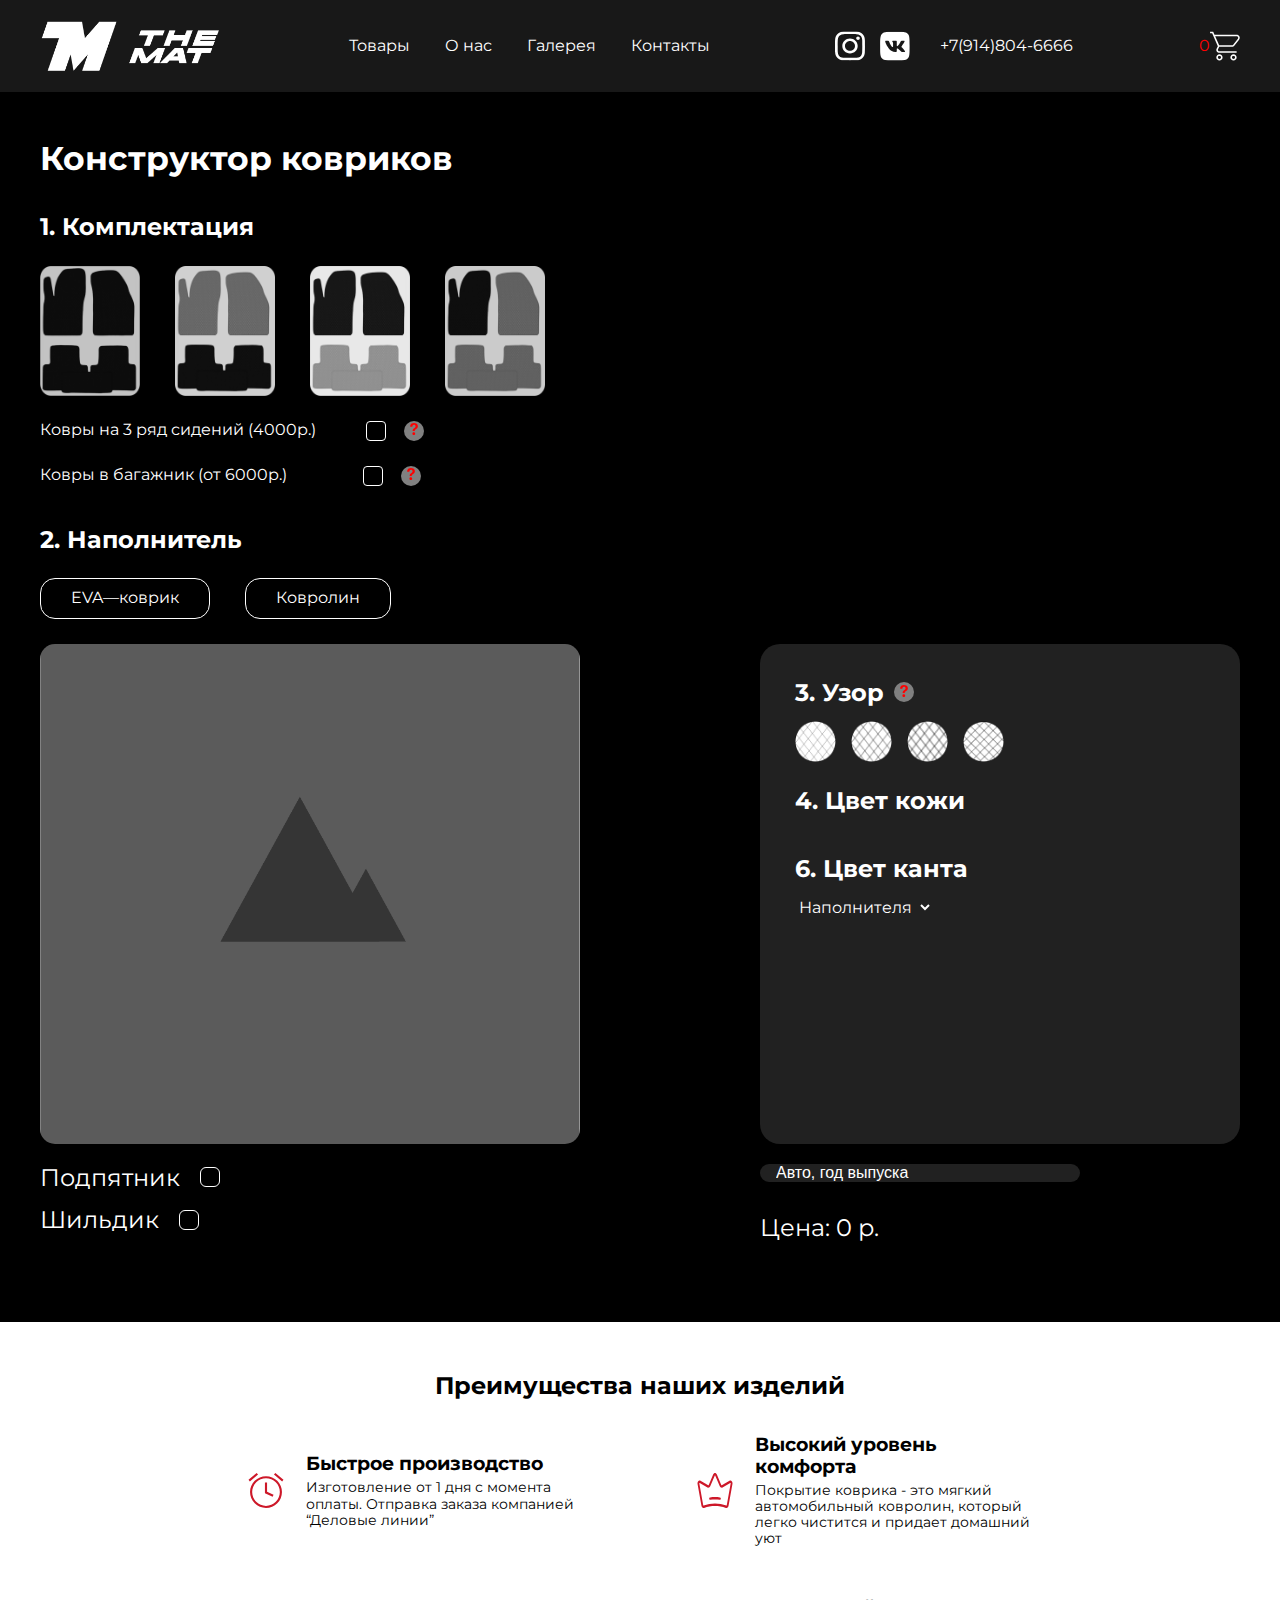
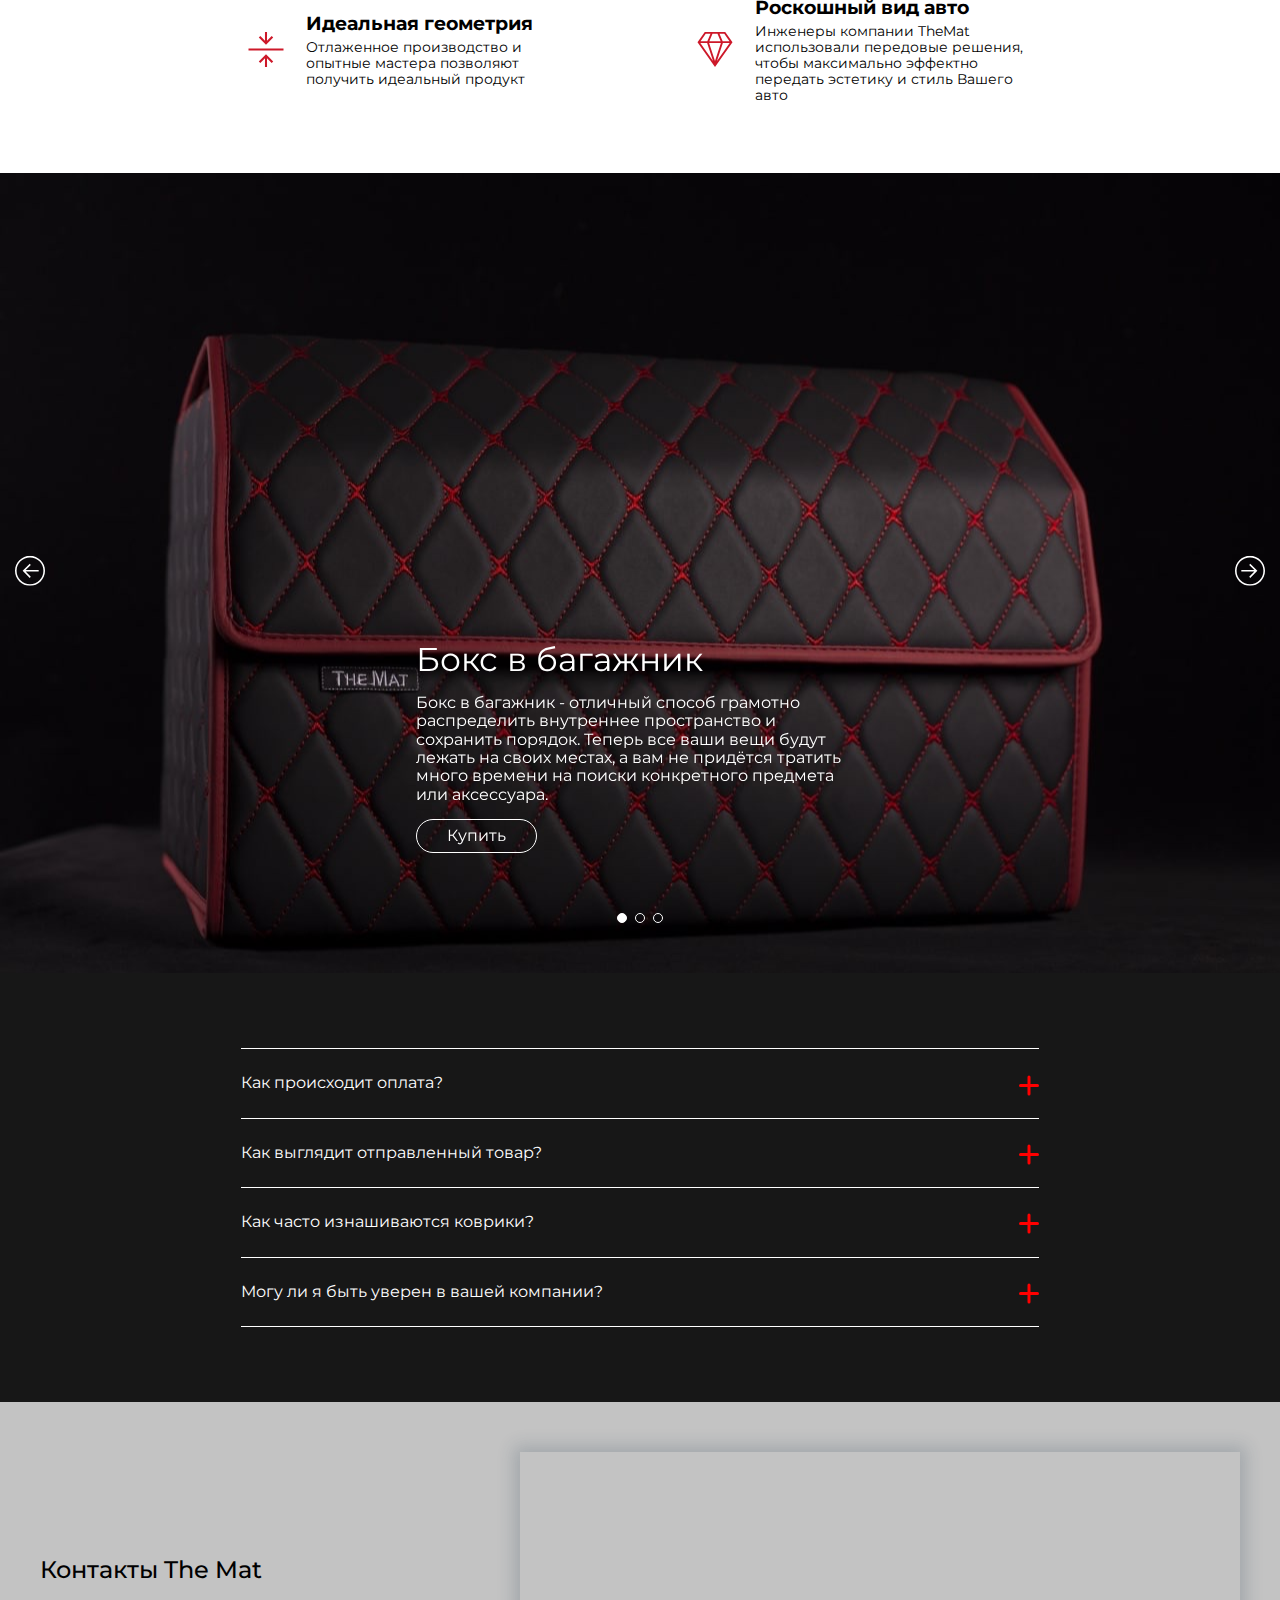
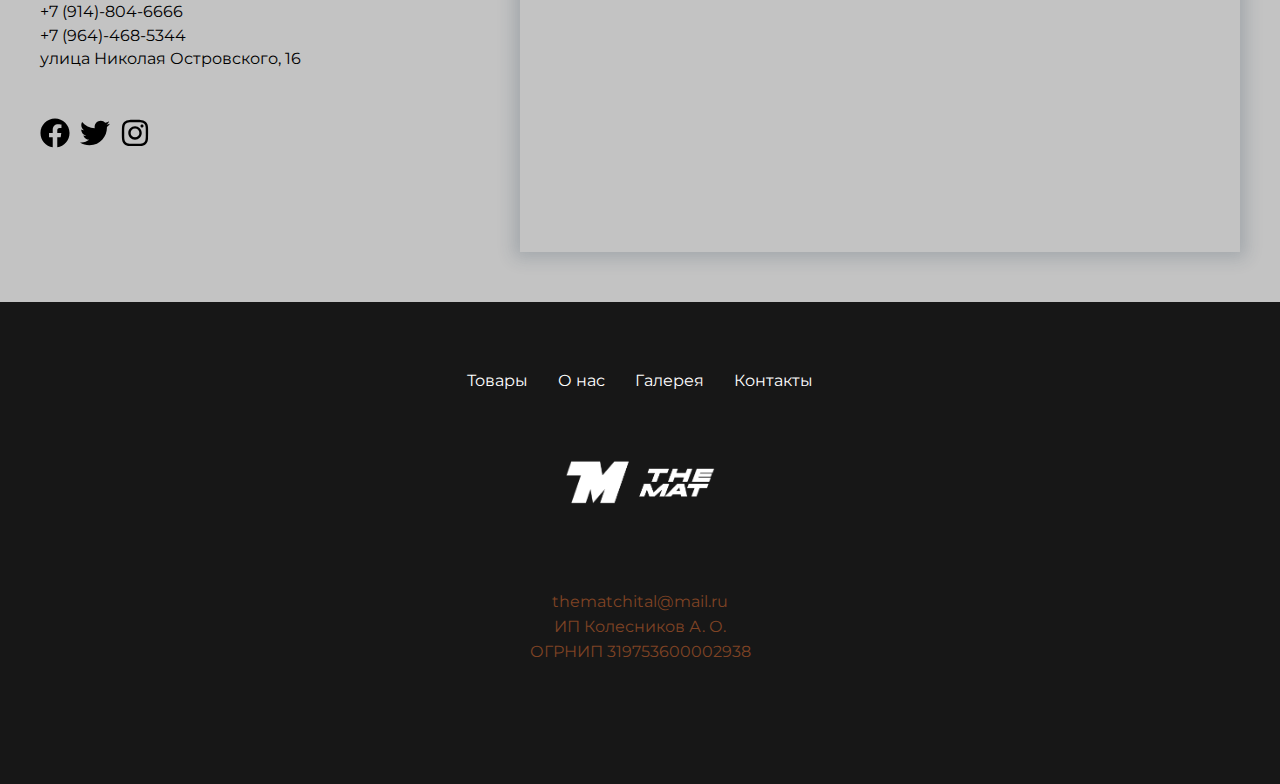
<file: index.html>
<!doctype html>
<html lang="ru">
<head>
    <meta charset="UTF-8">
    <meta name="viewport" content="width=device-width, initial-scale=1.0">
    <title>The Mat</title>
    <link rel="stylesheet" href="./style/style.css">
    <script src="./script/burger.js" defer></script>
    <script src="./script/libs/swiper-bundle.min.js" defer></script>
    <script src="./script/script.js" defer></script>
    <script src="./script/main-cart.js" defer></script>
</head>
<body>
<header class="header">
    <div class="container">
        <div class="header__inner">
            <a href="#" class="logo header__logo">
                <img src="./img/logo.png" alt="logo">
            </a>
            <div class="header__wr">
                <a href="#" class="logo logo_mob header__logo">
                    <img src="./img/logo.png" alt="logo">
                </a>
                <nav class="header-nav">
                    <ul class="header-nav__list">
                        <li>
                            <a href="#" class="header__link header__link_open-menu">Товары</a>
                            <ul class="header-nav__menu">
                                <li>
                                    <a href="#" class="header__link">
                                        3D коврики
                                    </a>
                                </li>
                                <li>
                                    <a href="#" class="header__link">
                                        Боксы в багажник
                                    </a>
                                </li>
                                <li>
                                    <a href="#" class="header__link">
                                        Подушки
                                    </a>
                                </li>
                                <li>
                                    <a href="#" class="header__link">
                                        Накидки на сиденья
                                    </a>
                                </li>
                            </ul>
                        </li>
                        <li><a href="#" class="header__link">О нас</a></li>
                        <li><a href="#" class="header__link">Галерея</a></li>
                        <li><a href="#" class="header__link">Контакты</a></li>
                    </ul>
                </nav>
                <div class="header-contacts">
                    <span class="header-contacts__info">
                        лучшее качество 3D ковриков в авто по адекватной цене
                    </span>
                    <div class="header-social">
                        <a href="#" class="header-social__link">
                            <svg width="100" height="97" viewBox="0 0 100 97" fill="none" xmlns="http://www.w3.org/2000/svg">
                                <g clip-path="url(#clip0_12_1254)">
                                    <path d="M49.9868 8.70632C63.3426 8.70632 64.9242 8.76298 70.1767 8.9896C75.0583 9.19735 77.6943 9.99055 79.4516 10.6516C81.7752 11.5203 83.4545 12.5779 85.1923 14.2587C86.9496 15.9584 88.0236 17.5637 88.9218 19.8111C89.6052 21.5108 90.4253 24.0793 90.6401 28.7818C90.8744 33.881 90.933 35.4107 90.933 48.3097C90.933 61.2275 90.8744 62.7573 90.6401 67.8375C90.4253 72.559 89.6052 75.1085 88.9218 76.8083C88.0236 79.0557 86.9301 80.6798 85.1923 82.3607C83.4349 84.0604 81.7752 85.0991 79.4516 85.9678C77.6943 86.6288 75.0387 87.422 70.1767 87.6298C64.9047 87.8564 63.3231 87.9131 49.9868 87.9131C36.6309 87.9131 35.0493 87.8564 29.7968 87.6298C24.9153 87.422 22.2793 86.6288 20.5219 85.9678C18.1983 85.0991 16.5191 84.0415 14.7812 82.3607C13.0239 80.6609 11.95 79.0557 11.0518 76.8083C10.3683 75.1085 9.54825 72.5401 9.33347 67.8375C9.09915 62.7384 9.04058 61.2086 9.04058 48.3097C9.04058 35.3919 9.09915 33.8621 9.33347 28.7818C9.54825 24.0604 10.3683 21.5108 11.0518 19.8111C11.95 17.5637 13.0434 15.9396 14.7812 14.2587C16.5386 12.559 18.1983 11.5203 20.5219 10.6516C22.2793 9.99055 24.9348 9.19735 29.7968 8.9896C35.0493 8.76298 36.6309 8.70632 49.9868 8.70632ZM49.9868 0C36.4161 0 34.7174 0.0566572 29.3868 0.283286C24.0757 0.509915 20.4243 1.34089 17.2611 2.53069C13.9611 3.77715 11.1689 5.4202 8.39622 8.12086C5.60399 10.8026 3.90522 13.5033 2.61649 16.6761C1.38635 19.7545 0.527204 23.2672 0.292891 28.4041C0.0585782 33.5788 0 35.2219 0 48.3475C0 61.473 0.0585782 63.1161 0.292891 68.2719C0.527204 73.4088 1.38635 76.9405 2.61649 79.9999C3.90522 83.1916 5.60399 85.8923 8.39622 88.5741C11.1689 91.2558 13.9612 92.9178 17.2415 94.1453C20.4243 95.3351 24.0561 96.1661 29.3672 96.3927C34.6978 96.6194 36.3966 96.676 49.9672 96.676C63.5379 96.676 65.2366 96.6194 70.5673 96.3927C75.8784 96.1661 79.5297 95.3351 82.693 94.1453C85.9733 92.9178 88.7656 91.2558 91.5383 88.5741C94.311 85.8923 96.0293 83.1916 97.2985 80.0188C98.5286 76.9405 99.3878 73.4277 99.6221 68.2908C99.8564 63.135 99.915 61.4919 99.915 48.3663C99.915 35.2408 99.8564 33.5977 99.6221 28.4419C99.3878 23.305 98.5286 19.7734 97.2985 16.7139C96.0683 13.5033 94.3696 10.8026 91.5773 8.12086C88.8046 5.43909 86.0124 3.77715 82.732 2.54957C79.5493 1.35977 75.9174 0.5288 70.6063 0.302172C65.2562 0.0566572 63.5574 0 49.9868 0Z" fill="white"/>
                                    <path d="M49.9869 23.5137C35.8109 23.5137 24.3101 34.6374 24.3101 48.3484C24.3101 62.0594 35.8109 73.1831 49.9869 73.1831C64.1628 73.1831 75.6637 62.0594 75.6637 48.3484C75.6637 34.6374 64.1628 23.5137 49.9869 23.5137ZM49.9869 64.4579C40.7901 64.4579 33.3311 57.2436 33.3311 48.3484C33.3311 39.4532 40.7901 32.2389 49.9869 32.2389C59.1836 32.2389 66.6426 39.4532 66.6426 48.3484C66.6426 57.2436 59.1836 64.4579 49.9869 64.4579Z" fill="white"/>
                                    <path d="M82.6736 22.5303C82.6736 25.7409 79.979 28.3283 76.6791 28.3283C73.3596 28.3283 70.6846 25.722 70.6846 22.5303C70.6846 19.3198 73.3792 16.7324 76.6791 16.7324C79.979 16.7324 82.6736 19.3387 82.6736 22.5303Z" fill="white"/>
                                </g>
                                <defs>
                                    <clipPath id="clip0_12_1254">
                                        <rect width="99.9735" height="96.6949" fill="white"/>
                                    </clipPath>
                                </defs>
                            </svg>
                        </a>
                        <a href="#" class="header-social__link">
                            <svg width="101" height="98" viewBox="0 0 101 98" fill="none" xmlns="http://www.w3.org/2000/svg">
                                <g clip-path="url(#clip0_12_1255)">
                                    <path fill-rule="evenodd" clip-rule="evenodd" d="M7.26383 7.59921C0.249023 14.384 0.249023 25.3073 0.249023 47.1474V51.1764C0.249023 73.0133 0.249023 83.9399 7.26383 90.7246C14.2786 97.5094 25.5723 97.5094 48.153 97.5094H52.3186C74.8959 97.5094 86.1929 97.5094 93.2078 90.7246C100.223 83.9399 100.223 73.0165 100.223 51.1764V47.1474C100.223 25.3105 100.223 14.384 93.2078 7.59921C86.1929 0.814453 74.8993 0.814453 52.3186 0.814453H48.153C25.5757 0.814453 14.2786 0.814453 7.26383 7.59921ZM20.0371 31.0316H27.3251C29.188 31.0316 29.8878 31.8213 30.5876 33.7745C34.1533 43.8179 40.1651 52.5978 42.6344 52.5978C43.5642 52.5978 43.9874 52.1852 43.9874 49.9065V39.5247C43.8205 36.5693 42.7529 35.2908 41.9623 34.344C41.4741 33.7594 41.0915 33.3012 41.0915 32.6529C41.0915 31.8632 41.788 31.0316 42.9443 31.0316H54.4013C55.9476 31.0316 56.4841 31.831 56.4841 33.623V47.5922C56.4841 49.0846 57.1539 49.6099 57.6171 49.6099C58.5436 49.6099 59.3167 49.0846 61.0162 47.4407C66.2682 41.7648 69.9739 33.0268 69.9739 33.0268C70.4371 31.9792 71.2935 31.0316 73.1464 31.0316H80.4344C82.6405 31.0316 83.1071 32.1307 82.6405 33.623C81.7141 37.7326 72.8331 49.8323 72.8331 49.8323C72.06 51.0281 71.7501 51.6244 72.8331 52.9685C73.2153 53.4863 74.0307 54.2594 74.963 55.1432C75.9166 56.0472 76.9924 57.067 77.8518 58.0482C80.9843 61.4551 83.3437 64.3301 84.0001 66.3091C84.6033 68.2978 83.5603 69.3067 81.4775 69.3067H74.1861C72.234 69.3067 71.2519 68.2493 69.1279 65.9627C68.2278 64.9936 67.1226 63.8038 65.6517 62.3801C61.3228 58.3479 59.4733 57.8258 58.3903 57.8258C56.924 57.8258 56.4841 58.2287 56.4841 60.2432V66.567C56.4841 68.2978 55.9109 69.3067 51.2755 69.3067C43.5542 69.3067 35.0664 64.7717 29.0447 56.4044C20.0071 44.1563 17.5377 34.893 17.5377 33.0268C17.5377 31.9792 17.9543 31.0316 20.0371 31.0316Z" fill="white"/>
                                </g>
                                <defs>
                                    <clipPath id="clip0_12_1255">
                                        <rect width="99.9735" height="96.6949" fill="white" transform="translate(0.249023 0.814453)"/>
                                    </clipPath>
                                </defs>
                            </svg>
                        </a>
                    </div>
                    <a href="tel:+79148046666" class="header__link header__phone">+7(914)804-6666</a>
                </div>
                <button class="header__close">
                    <svg width="24" height="24" viewBox="0 0 24 24" xmlns="http://www.w3.org/2000/svg">
                        <path d="M13.4099 11.9999L19.7099 5.70994C19.8982 5.52164 20.004 5.26624 20.004 4.99994C20.004 4.73364 19.8982 4.47825 19.7099 4.28994C19.5216 4.10164 19.2662 3.99585 18.9999 3.99585C18.7336 3.99585 18.4782 4.10164 18.2899 4.28994L11.9999 10.5899L5.70994 4.28994C5.52164 4.10164 5.26624 3.99585 4.99994 3.99585C4.73364 3.99585 4.47824 4.10164 4.28994 4.28994C4.10164 4.47825 3.99585 4.73364 3.99585 4.99994C3.99585 5.26624 4.10164 5.52164 4.28994 5.70994L10.5899 11.9999L4.28994 18.2899C4.19621 18.3829 4.12182 18.4935 4.07105 18.6154C4.02028 18.7372 3.99414 18.8679 3.99414 18.9999C3.99414 19.132 4.02028 19.2627 4.07105 19.3845C4.12182 19.5064 4.19621 19.617 4.28994 19.7099C4.3829 19.8037 4.4935 19.8781 4.61536 19.9288C4.73722 19.9796 4.86793 20.0057 4.99994 20.0057C5.13195 20.0057 5.26266 19.9796 5.38452 19.9288C5.50638 19.8781 5.61698 19.8037 5.70994 19.7099L11.9999 13.4099L18.2899 19.7099C18.3829 19.8037 18.4935 19.8781 18.6154 19.9288C18.7372 19.9796 18.8679 20.0057 18.9999 20.0057C19.132 20.0057 19.2627 19.9796 19.3845 19.9288C19.5064 19.8781 19.617 19.8037 19.7099 19.7099C19.8037 19.617 19.8781 19.5064 19.9288 19.3845C19.9796 19.2627 20.0057 19.132 20.0057 18.9999C20.0057 18.8679 19.9796 18.7372 19.9288 18.6154C19.8781 18.4935 19.8037 18.3829 19.7099 18.2899L13.4099 11.9999Z" fill="#fff"></path>
                    </svg>
                </button>
            </div>
            <span class="cart-icon">0</span>

            <button class="header__cart">
                <svg width="80" height="78" viewBox="0 0 80 78" fill="none" xmlns="http://www.w3.org/2000/svg">
                    <path d="M62.6768 61.3328C64.8864 61.3328 67.0054 62.1817 68.5678 63.6929C70.1302 65.204 71.0079 67.2536 71.0079 69.3907C71.0079 71.5278 70.1302 73.5773 68.5678 75.0885C67.0054 76.5996 64.8864 77.4486 62.6768 77.4486C60.4673 77.4486 58.3482 76.5996 56.7858 75.0885C55.2234 73.5773 54.3457 71.5278 54.3457 69.3907C54.3457 67.2536 55.2234 65.204 56.7858 63.6929C58.3482 62.1817 60.4673 61.3328 62.6768 61.3328ZM62.6768 65.3617C61.572 65.3617 60.5125 65.7862 59.7313 66.5418C58.9501 67.2973 58.5113 68.3221 58.5113 69.3907C58.5113 70.4592 58.9501 71.484 59.7313 72.2396C60.5125 72.9952 61.572 73.4196 62.6768 73.4196C63.7816 73.4196 64.8411 72.9952 65.6223 72.2396C66.4035 71.484 66.8424 70.4592 66.8424 69.3907C66.8424 68.3221 66.4035 67.2973 65.6223 66.5418C64.8411 65.7862 63.7816 65.3617 62.6768 65.3617ZM25.1867 61.3328C27.3963 61.3328 29.5154 62.1817 31.0777 63.6929C32.6401 65.204 33.5179 67.2536 33.5179 69.3907C33.5179 71.5278 32.6401 73.5773 31.0777 75.0885C29.5154 76.5996 27.3963 77.4486 25.1867 77.4486C22.9772 77.4486 20.8581 76.5996 19.2957 75.0885C17.7334 73.5773 16.8556 71.5278 16.8556 69.3907C16.8556 67.2536 17.7334 65.204 19.2957 63.6929C20.8581 62.1817 22.9772 61.3328 25.1867 61.3328ZM25.1867 65.3617C24.082 65.3617 23.0224 65.7862 22.2412 66.5418C21.4601 67.2973 21.0212 68.3221 21.0212 69.3907C21.0212 70.4592 21.4601 71.484 22.2412 72.2396C23.0224 72.9952 24.082 73.4196 25.1867 73.4196C26.2915 73.4196 27.351 72.9952 28.1322 72.2396C28.9134 71.484 29.3523 70.4592 29.3523 69.3907C29.3523 68.3221 28.9134 67.2973 28.1322 66.5418C27.351 65.7862 26.2915 65.3617 25.1867 65.3617ZM71.0079 12.9853H13.8272L24.4369 37.159H58.5113C59.159 37.16 59.7979 37.014 60.3767 36.7327C60.9555 36.4514 61.4579 36.0427 61.8437 35.5394L74.3404 19.4236H74.3446C74.8065 18.8247 75.0872 18.1134 75.1553 17.3691C75.2233 16.6248 75.076 15.8768 74.7298 15.2088C74.3836 14.5409 73.8522 13.9792 73.195 13.5865C72.5377 13.1938 71.7805 12.9857 71.0079 12.9853ZM58.5113 41.188H24.6286L21.4377 47.4732L21.0212 49.2459C21.0212 50.3144 21.4601 51.3392 22.2412 52.0948C23.0224 52.8504 24.082 53.2749 25.1867 53.2749H71.0079V57.3038H25.1867C23.7362 57.3045 22.3105 56.9388 21.0509 56.243C19.7913 55.5472 18.7413 54.5453 18.0049 53.3365C17.2685 52.1277 16.8712 50.7539 16.8523 49.351C16.8333 47.9481 17.1935 46.5648 17.897 45.3378L20.8962 39.3991L5.76688 4.92739H0.193359V0.898438H8.52449L12.0611 8.95635H71.0079C72.582 8.95649 74.1238 9.38794 75.4548 10.2007C76.7858 11.0135 77.8515 12.1743 78.5284 13.5488C79.2054 14.9232 79.4659 16.455 79.2799 17.9668C79.0938 19.4786 78.4687 20.9084 77.4771 22.0907L65.3386 37.7473C64.5712 38.8101 63.5497 39.678 62.361 40.277C61.1723 40.8761 59.8516 41.1886 58.5113 41.188Z" fill="white"/>
                </svg>
            </button>
            <button class="header-burger">
                <svg width="27" height="22" viewBox="0 0 27 22" fill="none" xmlns="http://www.w3.org/2000/svg">
                    <g clip-path="url(#clip0_244_1906)">
                        <path d="M-0.306641 20.1668H27.307V17.1113H-0.306641V20.1668ZM-0.306641 1.8335V4.88905H27.307V1.8335H-0.306641ZM-0.306641 12.5279H27.307V9.47239H-0.306641V12.5279Z" fill="#fff"/>
                    </g>
                    <defs>
                        <clipPath id="clip0_244_1906">
                            <rect width="27" height="22" fill="white"/>
                        </clipPath>
                    </defs>
                </svg>
            </button>
        </div>
    </div>
</header>
<main class="main">
    <section class="constructor">
        <div class="container">
            <h1 class="constructor__title">
                Конструктор ковриков
            </h1>
            <div class="constructor__inner">
                <div class="constructor-set">
                    <h2 class="constructor__subtitle">
                        1. Комплектация
                    </h2>
                    <div class="constructor-set__choice">
                        <input value="10000" name="choice" id="choice-1" aria-label="полный комплект" type="radio">
                        <label class="choice-1" for="choice-1">
                            <img src="./img/choice/1.png" alt="choice-1">
                        </label>
                        <input value="7000" name="choice" id="choice-2" aria-label="задние коврики" type="radio">
                        <label class="choice-2" for="choice-2">
                            <img src="./img/choice/2.png" alt="choice-2">
                        </label>
                        <input value="7000" name="choice" id="choice-3" aria-label="передние коврики" type="radio">
                        <label class="choice-3" for="choice-3">
                            <img src="./img/choice/3.png" alt="choice-3">
                        </label>
                        <input value="3000" name="choice" id="choice-4" aria-label="коврик водителя" type="radio">
                        <label class="choice-4" for="choice-4">
                            <img src="./img/choice/4.png" alt="choice-4">
                        </label>
                    </div>
                    <div class="constructor-set__add">
                        <div class="constructor-set__one">
                            <input value="4000" id="row" aria-label="Ковры на 3 ряд сидений" type="checkbox">
                            <label for="row">
                                Ковры на 3 ряд сидений (4000р.)
                                <span class="help">
                                    <span class="help__button">
                                        <svg xmlns="http://www.w3.org/2000/svg" viewBox="0 0 90 90">
                                            <path fill="red" d="M65.449,6.169C59.748,2.057,52.588,0,43.971,0c-6.559,0-12.09,1.449-16.588,4.34    C20.25,8.871,16.457,16.562,16,27.412h16.531c0-3.158,0.922-6.203,2.766-9.137c1.846-2.932,4.975-4.396,9.389-4.396    c4.488,0,7.58,1.19,9.271,3.568c1.693,2.381,2.539,5.018,2.539,7.91c0,2.513-1.262,4.816-2.781,6.91    c-0.836,1.22-1.938,2.342-3.307,3.369c0,0-8.965,5.75-12.9,10.368c-2.283,2.681-2.488,6.692-2.689,12.449    c-0.014,0.409,0.143,1.255,1.576,1.255c1.433,0,11.582,0,12.857,0s1.541-0.951,1.559-1.362c0.09-2.098,0.326-3.167,0.707-4.377    c0.723-2.286,2.688-4.283,4.893-5.997l4.551-3.141c4.107-3.199,7.385-5.826,8.83-7.883C72.264,33.562,74,29.393,74,24.443    C74,16.373,71.148,10.281,65.449,6.169z M43.705,69.617c-5.697-0.17-10.398,3.771-10.578,9.951    c-0.178,6.178,4.293,10.258,9.99,10.426c5.949,0.177,10.523-3.637,10.701-9.814C53.996,74,49.654,69.793,43.705,69.617z"/>
                                        </svg>
                                    </span>
                                    <span class="help__info">
                                        Подробнее уточняйте у менеджера
                                    </span>
                                </span>
                            </label>
                        </div>
                        <div class="constructor-set__two">
                            <input value="6000" id="trunk" aria-label="Ковры в багажник" type="checkbox">
                            <label for="trunk">
                                Ковры в багажник (от 6000р.)
                                <span class="help">
                                    <span class="help__button">
                                        <svg xmlns="http://www.w3.org/2000/svg" viewBox="0 0 90 90">
                                            <path fill="red" d="M65.449,6.169C59.748,2.057,52.588,0,43.971,0c-6.559,0-12.09,1.449-16.588,4.34    C20.25,8.871,16.457,16.562,16,27.412h16.531c0-3.158,0.922-6.203,2.766-9.137c1.846-2.932,4.975-4.396,9.389-4.396    c4.488,0,7.58,1.19,9.271,3.568c1.693,2.381,2.539,5.018,2.539,7.91c0,2.513-1.262,4.816-2.781,6.91    c-0.836,1.22-1.938,2.342-3.307,3.369c0,0-8.965,5.75-12.9,10.368c-2.283,2.681-2.488,6.692-2.689,12.449    c-0.014,0.409,0.143,1.255,1.576,1.255c1.433,0,11.582,0,12.857,0s1.541-0.951,1.559-1.362c0.09-2.098,0.326-3.167,0.707-4.377    c0.723-2.286,2.688-4.283,4.893-5.997l4.551-3.141c4.107-3.199,7.385-5.826,8.83-7.883C72.264,33.562,74,29.393,74,24.443    C74,16.373,71.148,10.281,65.449,6.169z M43.705,69.617c-5.697-0.17-10.398,3.771-10.578,9.951    c-0.178,6.178,4.293,10.258,9.99,10.426c5.949,0.177,10.523-3.637,10.701-9.814C53.996,74,49.654,69.793,43.705,69.617z"/>
                                        </svg>
                                    </span>
                                    <span class="help__info">
                                        Цена меняется в зависимости от вашего авто. Точную цену уточнит менеджер.
                                    </span>
                                </span>
                            </label>
                        </div>
                    </div>
                </div>
                <div class="constructor-filler">
                    <h2 class="constructor__subtitle">
                        2. Наполнитель
                    </h2>
                    <div class="constructor-filler__choice">
                        <input checked name="filler-choice" id="skin" value="1" aria-label="" type="radio">
                        <input name="filler-choice" id="eva" value="3" aria-label="Ева" type="radio">
                        <label for="eva">EVA—коврик</label>
                        <input name="filler-choice" id="kovr" value="2" aria-label="Ковролин" type="radio">
                        <label for="kovr">Ковролин</label>
                    </div>
                    <div class="constructor-filler__product">
                        <div class="constructor-filler__img">
                            <img src="./img/products/product.png" alt="product">
                        </div>
                        <div class="constructor-filler-view">
                            <div class="constructor-filler-view__item">
                                <h3 class="constructor-filler-view__title">
                                    3. Узор
                                    <span class="help help_centerY">
                                        <span class="help__button">
                                            <svg xmlns="http://www.w3.org/2000/svg" viewBox="0 0 90 90">
                                                <path fill="red" d="M65.449,6.169C59.748,2.057,52.588,0,43.971,0c-6.559,0-12.09,1.449-16.588,4.34    C20.25,8.871,16.457,16.562,16,27.412h16.531c0-3.158,0.922-6.203,2.766-9.137c1.846-2.932,4.975-4.396,9.389-4.396    c4.488,0,7.58,1.19,9.271,3.568c1.693,2.381,2.539,5.018,2.539,7.91c0,2.513-1.262,4.816-2.781,6.91    c-0.836,1.22-1.938,2.342-3.307,3.369c0,0-8.965,5.75-12.9,10.368c-2.283,2.681-2.488,6.692-2.689,12.449    c-0.014,0.409,0.143,1.255,1.576,1.255c1.433,0,11.582,0,12.857,0s1.541-0.951,1.559-1.362c0.09-2.098,0.326-3.167,0.707-4.377    c0.723-2.286,2.688-4.283,4.893-5.997l4.551-3.141c4.107-3.199,7.385-5.826,8.83-7.883C72.264,33.562,74,29.393,74,24.443    C74,16.373,71.148,10.281,65.449,6.169z M43.705,69.617c-5.697-0.17-10.398,3.771-10.578,9.951    c-0.178,6.178,4.293,10.258,9.99,10.426c5.949,0.177,10.523-3.637,10.701-9.814C53.996,74,49.654,69.793,43.705,69.617z"/>
                                            </svg>
                                        </span>
                                        <span class="help__info">
                                            Не ко всем вариантам узоров есть варианты цветов кожи и строчек на ней, поэтому внимательно выбирайте свою цветовую конфигурацию.
                                        </span>
                                    </span>
                                </h3>
                                <div class="constructor-filler-view__patterns">
                                    <input data-pattern="skin-color-selector-romb-1" value="1" name="pattern" id="pattern-1" aria-label="" type="radio">
                                    <label class="constructor-filler-view__label constructor-filler-view__label_1" for="pattern-1">
                                        <img src="./img/patterns/1.png" alt="pattern-1">
                                    </label>
                                    <input data-pattern="skin-color-selector-romb-2" value="2" name="pattern" id="pattern-2" aria-label="" type="radio">
                                    <label class="constructor-filler-view__label constructor-filler-view__label_2" for="pattern-2">
                                        <img src="./img/patterns/2.png" alt="pattern-2">
                                    </label>
                                    <input data-pattern="skin-color-selector-romb-3" value="3" name="pattern" id="pattern-3" aria-label="" type="radio">
                                    <label class="constructor-filler-view__label constructor-filler-view__label_3" for="pattern-3">
                                        <img src="./img/patterns/3.png" alt="pattern-3">
                                    </label>
                                    <input data-pattern="skin-color-selector-square" value="4" name="pattern" id="pattern-4" aria-label="" type="radio">
                                    <label class="constructor-filler-view__label constructor-filler-view__label_4" for="pattern-4">
                                        <img src="./img/patterns/4.png" alt="pattern-4">
                                    </label>
                                </div>
                            </div>
                            <div class="constructor-filler-view__item">
                                <h3 class="constructor-filler-view__title">
                                    4. Цвет кожи
                                </h3>
                                <select class="constructor-select" aria-label="" name="skin-color-selector" id="skin-color-selector-romb-1">
                                    <option selected>Цвета</option>
                                    <option aria-label="Чёрный" value="1">Чёрный</option>
                                    <option aria-label="Синий" value="2">Синий</option>
                                    <option aria-label="Рыжий" value="3">Рыжий</option>
                                    <option aria-label="Бордовый" value="4">Бордовый</option>
                                    <option aria-label="Серый" value="5">Серый</option>
                                    <option aria-label="Коричневый" value="6">Коричневый</option>
                                    <option aria-label="Бежевый" value="7">Бежевый</option>
                                </select>
                                <select class="constructor-select" aria-label="" name="skin-color-selector" id="skin-color-selector-romb-2">
                                    <option selected>Цвета</option>
                                    <option aria-label="Чёрный" value="1">Чёрный</option>
                                    <option aria-label="Серый" value="5">Серый</option>
                                    <option aria-label="Коричневый" value="6">Коричневый</option>
                                    <option aria-label="Бежевый" value="7">Бежевый</option>
                                </select>
                                <select class="constructor-select" aria-label="" name="skin-color-selector" id="skin-color-selector-romb-3">
                                    <option selected>Цвета</option>
                                    <option aria-label="Чёрный" value="1">Чёрный</option>
                                    <option aria-label="Синий" value="2">Синий</option>
                                    <option aria-label="Бежевый" value="7">Бежевый</option>
                                </select>
                                <select class="constructor-select" aria-label="" name="skin-color-selector" id="skin-color-selector-square">
                                    <option selected>Цвета</option>
                                    <option aria-label="Чёрный" value="1">Чёрный</option>
                                </select>
                                <div class="constructor-filler-view__skin constructor-filler-view__skin_romb-1-black">
                                    <input value="1" name="skin-color-romb" id="skin-color-romb-black-1" aria-label="Чёрная" type="radio">
                                    <label class="constructor-filler-view__black" for="skin-color-romb-black-1">
                                        <img src="./img/patterns/patterns-1/black.svg" alt="black">
                                    </label>
                                    <input value="2" name="skin-color-romb" id="skin-color-romb-black-2" aria-label="Белая" type="radio">
                                    <label class="constructor-filler-view__white" for="skin-color-romb-black-2">
                                        <img src="./img/patterns/patterns-1/black-white.svg" alt="white">
                                    </label>
                                    <input value="3" name="skin-color-romb" id="skin-color-romb-black-3" aria-label="Золотая" type="radio">
                                    <label class="constructor-filler-view__gold" for="skin-color-romb-black-3">
                                        <img src="./img/patterns/patterns-1/black-gold.svg" alt="gold">
                                    </label>
                                    <input value="4" name="skin-color-romb" id="skin-color-romb-black-4" aria-label="Голубая" type="radio">
                                    <label class="constructor-filler-view__blue" for="skin-color-romb-black-4">
                                        <img src="./img/patterns/patterns-1/black-blue.svg" alt="blue">
                                    </label>
                                    <input value="8" name="skin-color-romb" id="skin-color-romb-black-8" aria-label="Красная" type="radio">
                                    <label class="constructor-filler-view__red" for="skin-color-romb-black-8">
                                        <img src="./img/patterns/patterns-1/black-red.svg" alt="red">
                                    </label>
                                </div>
                                <div class="constructor-filler-view__skin constructor-filler-view__skin_romb-1-blue">
                                    <input value="1" name="skin-color-romb" id="skin-color-romb-blue-1" aria-label="Чёрная" type="radio">
                                    <label class="constructor-filler-view__black" for="skin-color-romb-blue-1">
                                        <img src="./img/patterns/patterns-1/blue-black.svg" alt="black">
                                    </label>
                                </div>
                                <div class="constructor-filler-view__skin constructor-filler-view__skin_romb-1-gold">
                                    <input value="3" name="skin-color-romb" id="skin-color-romb-gold-1" aria-label="Золотая" type="radio">
                                    <label class="constructor-filler-view__gold" for="skin-color-romb-gold-1">
                                        <img src="./img/patterns/patterns-1/gold.svg" alt="gold">
                                    </label>
                                </div>
                                <div class="constructor-filler-view__skin constructor-filler-view__skin_romb-1-burgundy">
                                    <input value="1" name="skin-color-romb" id="skin-color-romb-burgundy-1" aria-label="Чёрная" type="radio">
                                    <label class="constructor-filler-view__black" for="skin-color-romb-burgundy-1">
                                        <img src="./img/patterns/patterns-1/red-black.svg" alt="black">
                                    </label>
                                </div>
                                <div class="constructor-filler-view__skin constructor-filler-view__skin_romb-1-gray">
                                    <input value="2" name="skin-color-romb" id="skin-color-romb-gray-1" aria-label="Белая" type="radio">
                                    <label class="constructor-filler-view__white" for="skin-color-romb-gray-1">
                                        <img src="./img/patterns/patterns-1/gray-white.svg" alt="white">
                                    </label>
                                    <input value="1" name="skin-color-romb" id="skin-color-romb-gray-2" aria-label="Чёрная" type="radio">
                                    <label class="constructor-filler-view__black" for="skin-color-romb-gray-2">
                                        <img src="./img/patterns/patterns-1/gray-black.svg" alt="black">
                                    </label>
                                </div>
                                <div class="constructor-filler-view__skin constructor-filler-view__skin_romb-1-brown">
                                    <input value="6" name="skin-color-romb" id="skin-color-romb-brown-1" aria-label="Коричневая" type="radio">
                                    <label class="constructor-filler-view__brown" for="skin-color-romb-brown-1">
                                        <img src="./img/patterns/patterns-1/brown.svg" alt="brown">
                                    </label>
                                    <input value="1" name="skin-color-romb" id="skin-color-romb-brown-2" aria-label="Чёрная" type="radio">
                                    <label class="constructor-filler-view__black" for="skin-color-romb-brown-2">
                                        <img src="./img/patterns/patterns-1/brown-black.svg" alt="black">
                                    </label>
                                    <input value="3" name="skin-color-romb" id="skin-color-romb-brown-3" aria-label="Золотая" type="radio">
                                    <label class="constructor-filler-view__gold" for="skin-color-romb-brown-3">
                                        <img src="./img/patterns/patterns-1/brown-gold.svg" alt="gold">
                                    </label>
                                </div>
                                <div class="constructor-filler-view__skin constructor-filler-view__skin_romb-1-sand">
                                    <input value="7" name="skin-color-romb" id="skin-color-romb-sand-1" aria-label="Бежевая" type="radio">
                                    <label class="constructor-filler-view__sand" for="skin-color-romb-sand-1">
                                        <img src="./img/patterns/patterns-1/sand.svg" alt="sand">
                                    </label>
                                </div>
                                <div class="constructor-filler-view__skin constructor-filler-view__skin_romb-2-black">
                                    <input value="1" name="skin-color-romb" id="skin-color-romb-black-2-1" aria-label="Чёрная" type="radio">
                                    <label class="constructor-filler-view__black" for="skin-color-romb-black-2-1">
                                        <img src="./img/patterns/patterns-2/black.svg" alt="black">
                                    </label>
                                    <input value="2" name="skin-color-romb" id="skin-color-romb-black-2-2" aria-label="Белая" type="radio">
                                    <label class="constructor-filler-view__white" for="skin-color-romb-black-2-2">
                                        <img src="./img/patterns/patterns-2/black-white.svg" alt="white">
                                    </label>
                                    <input value="3" name="skin-color-romb" id="skin-color-romb-black-2-3" aria-label="Золотая" type="radio">
                                    <label class="constructor-filler-view__gold" for="skin-color-romb-black-2-3">
                                        <img src="./img/patterns/patterns-2/black-gold.svg" alt="gold">
                                    </label>
                                    <input value="8" name="skin-color-romb" id="skin-color-romb-black-2-8" aria-label="Красная" type="radio">
                                    <label class="constructor-filler-view__red" for="skin-color-romb-black-2-8">
                                        <img src="./img/patterns/patterns-2/black-red.svg" alt="red">
                                    </label>
                                </div>
                                <div class="constructor-filler-view__skin constructor-filler-view__skin_romb-2-gray">
                                    <input value="1" name="skin-color-romb" id="skin-color-romb-gray-2-1" aria-label="Чёрная" type="radio">
                                    <label class="constructor-filler-view__black" for="skin-color-romb-gray-2-1">
                                        <img src="./img/patterns/patterns-2/gray-black.svg" alt="black">
                                    </label>
                                </div>
                                <div class="constructor-filler-view__skin constructor-filler-view__skin_romb-2-brown">
                                    <input value="5" name="skin-color-romb" id="skin-color-romb-brown-2-1" aria-label="Серая" type="radio">
                                    <label class="constructor-filler-view__gray" for="skin-color-romb-brown-2-1">
                                        <img src="./img/patterns/patterns-2/brown-white.svg" alt="gray">
                                    </label>
                                    <input value="1" name="skin-color-romb" id="skin-color-romb-brown-2-2" aria-label="Чёрная" type="radio">
                                    <label class="constructor-filler-view__black" for="skin-color-romb-brown-2-2">
                                        <img src="./img/patterns/patterns-2/brown-black.svg" alt="black">
                                    </label>
                                </div>
                                <div class="constructor-filler-view__skin constructor-filler-view__skin_romb-3-black">
                                    <input value="1" name="skin-color-romb" id="skin-color-romb-black-3-1" aria-label="Чёрная" type="radio">
                                    <label class="constructor-filler-view__black" for="skin-color-romb-black-3-1">
                                        <img src="./img/patterns/patterns-3/black.svg" alt="black">
                                    </label>
                                </div>
                                <div class="constructor-filler-view__skin constructor-filler-view__skin_romb-3-blue">
                                    <input value="4" name="skin-color-romb" id="skin-color-romb-blue-3-1" aria-label="Синяя" type="radio">
                                    <label class="constructor-filler-view__blue" for="skin-color-romb-blue-3-1">
                                        <img src="./img/patterns/patterns-3/blue.svg" alt="blue">
                                    </label>
                                </div>
                                <div class="constructor-filler-view__skin constructor-filler-view__skin_square-black">
                                    <input value="1" name="skin-color-romb" id="skin-color-square-black-1" aria-label="Чёрная" type="radio">
                                    <label class="constructor-filler-view__black" for="skin-color-square-black-1">
                                        <img src="./img/patterns/patterns-4/black.svg" alt="black">
                                    </label>
                                    <input value="2" name="skin-color-romb" id="skin-color-square-black-2" aria-label="Белая" type="radio">
                                    <label class="constructor-filler-view__white" for="skin-color-square-black-2">
                                        <img src="./img/patterns/patterns-4/black-white.svg" alt="white">
                                    </label>
                                    <input value="4" name="skin-color-romb" id="skin-color-square-black-3" aria-label="Синяя" type="radio">
                                    <label class="constructor-filler-view__blue" for="skin-color-square-black-3">
                                        <img src="./img/patterns/patterns-4/black-blue.svg" alt="blue">
                                    </label>
                                </div>
                            </div>
                            <div class="constructor-filler-view__item display_none">
                                <h3 class="constructor-filler-view__title">
                                    5. Цвет наполнителя
                                </h3>
                                <div class="constructor-filler-view__fillers active_flex">
                                    <input value="1" name="filler-color" id="filler-color-1" aria-label="" type="radio">
                                    <label class="constructor-filler-view__black" for="filler-color-1"></label>
                                    <input value="2" name="filler-color" id="filler-color-2" aria-label="" type="radio">
                                    <label class="constructor-filler-view__gray" for="filler-color-2"></label>
                                    <input value="3" name="filler-color" id="filler-color-3" aria-label="" type="radio">
                                    <label class="constructor-filler-view__brown" for="filler-color-3"></label>
                                    <input value="4" name="filler-color" id="filler-color-4" aria-label="" type="radio">
                                    <label class="constructor-filler-view__blue" for="filler-color-4"></label>
                                    <input value="5" name="filler-color" id="filler-color-5" aria-label="" type="radio">
                                    <label class="constructor-filler-view__red" for="filler-color-5"></label>
                                    <input value="6" name="filler-color" id="filler-color-6" aria-label="" type="radio">
                                    <label class="constructor-filler-view__sand" for="filler-color-6"></label>
                                </div>
                                <div class="constructor-filler-view__fillers constructor-filler-view__fillers_eva">
                                    <input value="1" name="filler-color-eva" id="filler-color-eva-1" aria-label="" type="radio">
                                    <label class="constructor-filler-view__black" for="filler-color-eva-1"></label>
                                    <input value="2" name="filler-color-eva" id="filler-color-eva-2" aria-label="" type="radio">
                                    <label class="constructor-filler-view__gray" for="filler-color-eva-2"></label>
                                </div>
                            </div>
                            <div class="constructor-filler-view__item">
                                <h3 class="constructor-filler-view__title">
                                    6. Цвет канта
                                </h3>
                                <div class="constructor-filler-view__filler">
                                    <select class="constructor-select" aria-label="" name="edging-filler-color" id="edging-filler-color">
                                        <option selected>Наполнителя</option>
                                        <option value="1">Чёрный</option>
                                        <option value="2">Серый</option>
                                        <option value="3">Красный</option>
                                        <option value="4">Синий</option>
                                        <option value="5">Рыжий</option>
                                        <option value="6">Коричневый</option>
                                    </select>
                                    <select class="constructor-select display_none" aria-label="" name="edging-color" id="edging-color">
                                        <option selected>Кожи</option>
                                        <option value="1">Чёрный</option>
                                        <option value="2">Серый</option>
                                        <option value="3">Красный</option>
                                        <option value="4">Синий</option>
                                        <option value="5">Рыжий</option>
                                        <option value="6">Серый</option>
                                        <option value="7">Коричневый</option>
                                    </select>
                                </div>
                            </div>
                        </div>
                    </div>
                </div>
                <div class="constructor-footer">
                    <div class="constructor-footer__checkbox">
                        <input value="500" id="for-foot" aria-label="Подпятник" type="checkbox">
                        <label for="for-foot">Подпятник</label>
                        <input value="300" id="nameplate" aria-label="Шильдик" type="checkbox">
                        <label for="nameplate">Шильдик</label>
                    </div>
                    <div class="constructor-footer__price">
                        <input placeholder="Авто, год выпуска" id="auto-year" aria-label="" type="text">
                        <div class="constructor-footer__buy">
                            <div class="constructor-footer__sum">
                                Цена: <span>0</span> р.
                            </div>
                            <button class="constructor-footer__button">
                                В корзину
                            </button>
                            <span class="constructor__error">такой конфигурации нет</span>
                        </div>
                    </div>
                </div>
            </div>
        </div>
    </section>
    <section class="advantage">
        <div class="container">
            <h2 class="advantage__title">
                Преимущества наших изделий
            </h2>
            <div class="advantage__inner advantage__inner_mb">
                <div class="advantage-item">
                    <div class="advantage-item__img">
                        <svg width="50" height="50" viewBox="0 0 210 210" fill="none" xmlns="http://www.w3.org/2000/svg">
                            <path d="M105 19.2759C117.576 19.2759 130.03 21.7425 141.649 26.5349C153.268 31.3272 163.825 38.3516 172.718 47.2068C181.611 56.0619 188.665 66.5746 193.478 78.1444C198.291 89.7143 200.768 102.115 200.768 114.638C200.768 127.161 198.291 139.562 193.478 151.131C188.665 162.701 181.611 173.214 172.718 182.069C163.825 190.924 153.268 197.949 141.649 202.741C130.03 207.533 117.576 210 105 210C79.6008 210 55.2418 199.953 37.2818 182.069C19.3218 164.185 9.23203 139.93 9.23203 114.638C9.23203 89.3463 19.3218 65.0906 37.2818 47.2068C55.2418 29.3229 79.6008 19.2759 105 19.2759ZM105 31.9908C82.9873 31.9908 61.8762 40.6982 46.3109 56.1976C30.7456 71.6969 22.0011 92.7185 22.0011 114.638C22.0011 136.557 30.7456 157.579 46.3109 173.078C61.8762 188.578 82.9873 197.285 105 197.285C127.013 197.285 148.124 188.578 163.689 173.078C179.254 157.579 187.999 136.557 187.999 114.638C187.999 92.7185 179.254 71.6969 163.689 56.1976C148.124 40.6982 127.013 31.9908 105 31.9908ZM98.6155 57.4207H111.385V112.896L150.305 130.964L144.903 142.484L98.6155 120.995V57.4207ZM152.884 9.73964L161.094 0L210 40.8658L201.79 50.6055L152.884 9.73964ZM57.116 9.73964L8.21051 50.6055L0 40.8658L48.9055 0L57.116 9.73964Z" fill="#CD1829"/>
                        </svg>
                    </div>
                    <div class="advantage-item__text">
                        <h3 class="advantage-item__title">
                            Быстрое производство
                        </h3>
                        <div class="advantage-item__info">
                            Изготовление от 1 дня с момента оплаты. Отправка заказа компанией “Деловые линии”
                        </div>
                    </div>
                </div>
                <div class="advantage-item">
                    <div class="advantage-item__img">
                        <svg width="50" height="50" viewBox="0 0 210 210" fill="none" xmlns="http://www.w3.org/2000/svg">
                            <path d="M205.343 49.0876C203.507 47.0658 201.277 45.7657 198.908 45.3355C196.538 44.9054 194.124 45.3627 191.943 46.6551L145.568 73.8347C145.15 74.0841 144.676 74.1162 144.24 73.9246C143.805 73.733 143.44 73.3317 143.22 72.801L116.218 8.7056C115.107 6.06706 113.48 3.86854 111.507 2.33785C109.535 0.807164 107.287 0 104.999 0C102.71 0 100.462 0.807164 98.4896 2.33785C96.5169 3.86854 94.8904 6.06706 93.7788 8.7056L66.7774 72.7998C66.5562 73.3304 66.1916 73.7317 65.7561 73.9237C65.3207 74.1157 64.8464 74.0843 64.4277 73.8359L18.0462 46.6502C15.8626 45.3709 13.4515 44.9208 11.0844 45.3506C8.71729 45.7804 6.48816 47.073 4.64796 49.083C2.80776 51.0929 1.42955 53.7404 0.668478 56.7273C-0.092589 59.7142 -0.206292 62.922 0.34017 65.9895L23.668 196.965C24.056 199.183 24.783 201.273 25.8045 203.108C26.8259 204.943 28.1204 206.484 29.6088 207.636C31.1064 208.799 32.7659 209.553 34.4887 209.853C36.2115 210.153 37.9625 209.993 39.6376 209.383C82.3965 193.816 127.554 193.811 170.315 209.368C171.99 209.976 173.74 210.135 175.462 209.835C177.185 209.535 178.843 208.781 180.341 207.62C181.828 206.467 183.122 204.927 184.143 203.094C185.165 201.26 185.892 199.171 186.281 196.955L209.65 65.9991C210.206 62.9312 210.097 59.719 209.336 56.7288C208.574 53.7386 207.191 51.0909 205.343 49.0876ZM198.94 62.6768L175.571 193.633C175.518 193.946 175.416 194.241 175.272 194.5C175.128 194.759 174.945 194.976 174.734 195.137C174.513 195.308 174.268 195.419 174.014 195.462C173.76 195.505 173.501 195.48 173.255 195.387C128.569 179.127 81.3785 179.133 36.6956 195.405C36.449 195.498 36.1906 195.524 35.9362 195.481C35.6817 195.438 35.4366 195.327 35.2159 195.155C35.0053 194.993 34.8221 194.776 34.678 194.517C34.5338 194.258 34.4317 193.963 34.3779 193.649L11.0492 62.6707C10.9625 62.2325 10.9745 61.7705 11.084 61.3412C11.1934 60.9119 11.3954 60.534 11.6653 60.2539C11.9863 59.8923 12.3929 59.6897 12.815 59.6809C13.079 59.6842 13.3395 59.7608 13.5796 59.9057L59.961 87.0914C62.8893 88.8295 66.2066 89.049 69.2522 87.7063C72.2977 86.3635 74.8478 83.557 76.3946 79.8459L103.396 15.7505C103.555 15.3734 103.787 15.0591 104.069 14.8403C104.35 14.6215 104.671 14.5062 104.999 14.5062C105.326 14.5062 105.647 14.6215 105.928 14.8403C106.21 15.0591 106.442 15.3734 106.601 15.7505L133.603 79.8471C135.15 83.5581 137.7 86.3645 140.745 87.7071C143.791 89.0497 147.108 88.8298 150.036 87.0914L196.411 59.9106C196.723 59.7277 197.068 59.6634 197.406 59.7248C197.744 59.7862 198.063 59.971 198.326 60.2583C198.588 60.5456 198.785 60.9239 198.894 61.3508C199.003 61.7777 199.019 62.2385 198.94 62.6768ZM139.806 154.551C139.664 156.333 139.027 157.981 138.019 159.18C137.01 160.38 135.7 161.044 134.342 161.046C134.148 161.046 133.954 161.033 133.76 161.006C114.638 158.359 95.3588 158.359 76.2369 161.006C75.517 161.11 74.7887 161.025 74.0938 160.757C73.3988 160.488 72.7509 160.041 72.1872 159.442C71.6235 158.842 71.1551 158.102 70.8089 157.263C70.4627 156.425 70.2454 155.504 70.1696 154.554C70.0939 153.605 70.161 152.645 70.3672 151.729C70.5735 150.814 70.9147 149.961 71.3715 149.22C71.8282 148.479 72.3913 147.864 73.0287 147.411C73.666 146.957 74.3649 146.674 75.0854 146.578C94.9727 143.822 115.024 143.822 134.912 146.578C136.362 146.779 137.693 147.733 138.611 149.228C139.529 150.723 139.959 152.638 139.806 154.551Z" fill="#CD1829"/>
                        </svg>
                    </div>
                    <div class="advantage-item__text">
                        <h3 class="advantage-item__title">
                            Высокий уровень комфорта
                        </h3>
                        <div class="advantage-item__info">
                            Покрытие коврика - это мягкий автомобильный ковролин, который легко чистится и придает домашний уют
                        </div>
                    </div>
                </div>
            </div>
            <div class="advantage__inner">
                <div class="advantage-item">
                    <div class="advantage-item__img">
                        <svg width="50" height="50" viewBox="0 0 210 210" fill="none" xmlns="http://www.w3.org/2000/svg">
                            <path d="M0 111.176V98.8235H210V111.176H0ZM98.8235 0H111.176V52.5L138.971 24.7059L148.235 32.9082L105 76.1435L61.7647 32.9082L71.0294 24.7059L98.8235 52.5V0ZM98.8235 210V157.5L71.0294 185.294L61.7647 177.092L105 133.856L148.235 177.092L138.971 185.294L111.176 157.5V210H98.8235Z" fill="#CD1829"/>
                        </svg>
                    </div>
                    <div class="advantage-item__text">
                        <h3 class="advantage-item__title">
                            Идеальная геометрия
                        </h3>
                        <div class="advantage-item__info">
                            Отлаженное производство и опытные мастера позволяют получить идеальный продукт
                        </div>
                    </div>
                </div>
                <div class="advantage-item">
                    <div class="advantage-item__img">
                        <svg width="50" height="50" viewBox="0 0 210 210" fill="none" xmlns="http://www.w3.org/2000/svg">
                            <path d="M43.5769 0H166.423L210 61.5963L105 210L0 61.5963L43.5769 0ZM90.0574 11.0526L71.0945 55.2632H138.906L119.943 11.0526H90.0574ZM69.5645 66.3158L105 174.234L140.424 66.3158H69.5756H69.5645ZM18.1142 55.2632H58.9662L77.9292 11.0526H49.3842L18.1142 55.2632ZM16.9751 66.3158L93.1956 174.046L57.8271 66.3158H16.9751ZM191.886 55.2632L160.616 11.0526H132.071L151.034 55.2632H191.886ZM193.025 66.3158H152.173L116.804 174.046L193.025 66.3158Z" fill="#CD1829"/>
                        </svg>
                    </div>
                    <div class="advantage-item__text">
                        <h3 class="advantage-item__title">
                            Роскошный вид авто
                        </h3>
                        <div class="advantage-item__info">
                            Инженеры компании TheMat использовали передовые решения, чтобы максимально эффектно передать эстетику и стиль Вашего авто
                        </div>
                    </div>
                </div>
            </div>
        </div>
    </section>
    <section class="advertising-slider">
        <div class="swiper-wrapper">
            <div class="swiper-slide advertising-slider_box">
                <div class="advertising-slider-item">
                    <h2 class="advertising-slider__title">
                        Бокс в багажник
                    </h2>
                    <p class="advertising-slider__text">
                        Бокс в багажник - отличный способ грамотно распределить внутреннее пространство и сохранить порядок. Теперь все ваши вещи будут лежать на своих местах, а вам не придётся тратить много времени на поиски конкретного предмета или аксессуара.
                    </p>
                    <a href="#" class="advertising-slider__link">
                        Купить
                    </a>
                </div>
            </div>
            <div class="swiper-slide advertising-slider_box">
                <div class="advertising-slider-item">
                    <h2 class="advertising-slider__title">
                        Бокс в багажник
                    </h2>
                    <p class="advertising-slider__text">
                        Бокс в багажник - отличный способ грамотно распределить внутреннее пространство и сохранить порядок. Теперь все ваши вещи будут лежать на своих местах, а вам не придётся тратить много времени на поиски конкретного предмета или аксессуара.
                    </p>
                    <a href="#" class="advertising-slider__link">
                        Купить
                    </a>
                </div>
            </div>
            <div class="swiper-slide advertising-slider_box">
                <div class="advertising-slider-item">
                    <h2 class="advertising-slider__title">
                        Бокс в багажник
                    </h2>
                    <p class="advertising-slider__text">
                        Бокс в багажник - отличный способ грамотно распределить внутреннее пространство и сохранить порядок. Теперь все ваши вещи будут лежать на своих местах, а вам не придётся тратить много времени на поиски конкретного предмета или аксессуара.
                    </p>
                    <a href="#" class="advertising-slider__link">
                        Купить
                    </a>
                </div>
            </div>
        </div>
        <div class="advertising-slider-pagination"></div>
        <button class="box-constructor-slider__button box-constructor-slider__button_left">
            <svg width="30" height="30" viewBox="0 0 30 30" fill="none" xmlns="http://www.w3.org/2000/svg">
                <path d="M23.6842 15.7895H10.6579L15.7895 20.9211L14.7411 22.1053L7.63579 15L14.7411 7.89474L15.7895 9.07895L10.6579 14.2105H23.6842V15.7895ZM0 15C-2.93527e-08 13.0302 0.387986 11.0796 1.14181 9.25975C1.89563 7.43987 3.00052 5.78628 4.3934 4.3934C5.78628 3.00052 7.43986 1.89563 9.25975 1.14181C11.0796 0.387987 13.0302 0 15 0C16.9698 0 18.9204 0.387987 20.7403 1.14181C22.5601 1.89563 24.2137 3.00052 25.6066 4.3934C26.9995 5.78628 28.1044 7.43987 28.8582 9.25975C29.612 11.0796 30 13.0302 30 15C30 18.9782 28.4196 22.7936 25.6066 25.6066C22.7936 28.4196 18.9782 30 15 30C11.0218 30 7.20644 28.4196 4.3934 25.6066C1.58035 22.7936 5.92805e-08 18.9782 0 15ZM1.57895 15C1.57895 18.5595 2.99295 21.9732 5.50988 24.4901C8.02682 27.0071 11.4405 28.4211 15 28.4211C18.5595 28.4211 21.9732 27.0071 24.4901 24.4901C27.0071 21.9732 28.4211 18.5595 28.4211 15C28.4211 11.4405 27.0071 8.02682 24.4901 5.50988C21.9732 2.99295 18.5595 1.57895 15 1.57895C11.4405 1.57895 8.02682 2.99295 5.50988 5.50988C2.99295 8.02682 1.57895 11.4405 1.57895 15Z" fill="white"/>
            </svg>
        </button>
        <button class="box-constructor-slider__button box-constructor-slider__button_right">
            <svg width="30" height="30" viewBox="0 0 30 30" fill="none" xmlns="http://www.w3.org/2000/svg">
                <path d="M6.31579 14.2105H19.3421L14.2105 9.07895L15.2589 7.89474L22.3642 15L15.2589 22.1053L14.2105 20.9211L19.3421 15.7895H6.31579V14.2105ZM30 15C30 16.9698 29.612 18.9204 28.8582 20.7403C28.1044 22.5601 26.9995 24.2137 25.6066 25.6066C24.2137 26.9995 22.5601 28.1044 20.7403 28.8582C18.9204 29.612 16.9698 30 15 30C13.0302 30 11.0796 29.612 9.25975 28.8582C7.43987 28.1044 5.78628 26.9995 4.3934 25.6066C3.00052 24.2137 1.89563 22.5601 1.14181 20.7403C0.387986 18.9204 -2.93527e-08 16.9698 0 15C5.92805e-08 11.0218 1.58035 7.20644 4.3934 4.3934C7.20644 1.58035 11.0218 0 15 0C18.9782 0 22.7936 1.58035 25.6066 4.3934C28.4196 7.20644 30 11.0218 30 15ZM28.4211 15C28.4211 11.4405 27.0071 8.02682 24.4901 5.50988C21.9732 2.99295 18.5595 1.57895 15 1.57895C11.4405 1.57895 8.02682 2.99295 5.50988 5.50988C2.99295 8.02682 1.57895 11.4405 1.57895 15C1.57895 18.5595 2.99295 21.9732 5.50988 24.4901C8.02682 27.0071 11.4405 28.4211 15 28.4211C18.5595 28.4211 21.9732 27.0071 24.4901 24.4901C27.0071 21.9732 28.4211 18.5595 28.4211 15Z" fill="white"/>
            </svg>
        </button>
    </section>
    <section class="accordion">
        <div class="container">
            <div class="accordion__inner">
                <ul class="accordion-item">
                    <li>
                        <span class="accordion-item__quest">
                            Как происходит оплата?
                            <span class="accordion-item__plus">
                                <span></span>
                                <span></span>
                            </span>
                        </span>
                        <span class="accordion-item__ask">слитками</span>
                    </li>
                    <li>
                        <span class="accordion-item__quest">
                            Как выглядит отправленный товар?
                            <span class="accordion-item__plus">
                                <span></span>
                                <span></span>
                            </span>
                        </span>
                        <span class="accordion-item__ask">хорошо</span>
                    </li>
                    <li>
                        <span class="accordion-item__quest">
                            Как часто изнашиваются коврики?
                            <span class="accordion-item__plus">
                                <span></span>
                                <span></span>
                            </span>
                        </span>
                        <span class="accordion-item__ask">оч долго</span>
                    </li>
                    <li>
                        <span class="accordion-item__quest">
                            Могу ли я быть уверен в вашей компании?
                            <span class="accordion-item__plus">
                                <span></span>
                                <span></span>
                            </span>
                        </span>
                        <span class="accordion-item__ask">конечно</span>
                    </li>
                </ul>
            </div>
        </div>
    </section>
    <section class="contacts">
        <div class="container">
            <div class="contacts__inner">
                <div class="contacts__contact">
                    <h2 class="contacts__title">
                        Контакты The Mat
                    </h2>
                    <a href="tel:+79148046666" class="contacts__link">
                        +7 (914)-804-6666
                    </a>
                    <a href="tel:+79644685344" class="contacts__link">
                        +7 (964)-468-5344
                    </a>
                    <address>улица Николая Островского, 16</address>
                    <div class="contacts-social">
                        <a href="#">
                            <svg xmlns="http://www.w3.org/2000/svg" viewBox="0 0 512 512">
                                <path d="M504 256C504 119 393 8 256 8S8 119 8 256c0 123.78 90.69 226.38 209.25 245V327.69h-63V256h63v-54.64c0-62.15 37-96.48 93.67-96.48 27.14 0 55.52 4.84 55.52 4.84v61h-31.28c-30.8 0-40.41 19.12-40.41 38.73V256h68.78l-11 71.69h-57.78V501C413.31 482.38 504 379.78 504 256z"/>
                            </svg>
                        </a>
                        <a href="#">
                            <svg xmlns="http://www.w3.org/2000/svg" viewBox="0 0 512 512">
                                <path d="M459.37 151.716c.325 4.548.325 9.097.325 13.645 0 138.72-105.583 298.558-298.558 298.558-59.452 0-114.68-17.219-161.137-47.106 8.447.974 16.568 1.299 25.34 1.299 49.055 0 94.213-16.568 130.274-44.832-46.132-.975-84.792-31.188-98.112-72.772 6.498.974 12.995 1.624 19.818 1.624 9.421 0 18.843-1.3 27.614-3.573-48.081-9.747-84.143-51.98-84.143-102.985v-1.299c13.969 7.797 30.214 12.67 47.431 13.319-28.264-18.843-46.781-51.005-46.781-87.391 0-19.492 5.197-37.36 14.294-52.954 51.655 63.675 129.3 105.258 216.365 109.807-1.624-7.797-2.599-15.918-2.599-24.04 0-57.828 46.782-104.934 104.934-104.934 30.213 0 57.502 12.67 76.67 33.137 23.715-4.548 46.456-13.32 66.599-25.34-7.798 24.366-24.366 44.833-46.132 57.827 21.117-2.273 41.584-8.122 60.426-16.243-14.292 20.791-32.161 39.308-52.628 54.253z"/>
                            </svg>
                        </a>
                        <a href="#">
                            <svg xmlns="http://www.w3.org/2000/svg" viewBox="0 0 448 512">
                                <path d="M224.1 141c-63.6 0-114.9 51.3-114.9 114.9s51.3 114.9 114.9 114.9S339 319.5 339 255.9 287.7 141 224.1 141zm0 189.6c-41.1 0-74.7-33.5-74.7-74.7s33.5-74.7 74.7-74.7 74.7 33.5 74.7 74.7-33.6 74.7-74.7 74.7zm146.4-194.3c0 14.9-12 26.8-26.8 26.8-14.9 0-26.8-12-26.8-26.8s12-26.8 26.8-26.8 26.8 12 26.8 26.8zm76.1 27.2c-1.7-35.9-9.9-67.7-36.2-93.9-26.2-26.2-58-34.4-93.9-36.2-37-2.1-147.9-2.1-184.9 0-35.8 1.7-67.6 9.9-93.9 36.1s-34.4 58-36.2 93.9c-2.1 37-2.1 147.9 0 184.9 1.7 35.9 9.9 67.7 36.2 93.9s58 34.4 93.9 36.2c37 2.1 147.9 2.1 184.9 0 35.9-1.7 67.7-9.9 93.9-36.2 26.2-26.2 34.4-58 36.2-93.9 2.1-37 2.1-147.8 0-184.8zM398.8 388c-7.8 19.6-22.9 34.7-42.6 42.6-29.5 11.7-99.5 9-132.1 9s-102.7 2.6-132.1-9c-19.6-7.8-34.7-22.9-42.6-42.6-11.7-29.5-9-99.5-9-132.1s-2.6-102.7 9-132.1c7.8-19.6 22.9-34.7 42.6-42.6 29.5-11.7 99.5-9 132.1-9s102.7-2.6 132.1 9c19.6 7.8 34.7 22.9 42.6 42.6 11.7 29.5 9 99.5 9 132.1s2.7 102.7-9 132.1z"/>
                            </svg>
                        </a>
                    </div>
                </div>
                <div class="contacts__map">
                    <script charset="utf-8" async src="https://api-maps.yandex.ru/services/constructor/1.0/js/?um=constructor%3Ab18cf7724fc8c894fcfbc899af68f208a393043260be00f6edbcccc0515387fa&amp;width=100%25&amp;height=400&amp;lang=ru_RU&amp;scroll=false"></script>
                </div>
            </div>
        </div>
    </section>
</main>
<footer class="footer">
    <div class="container">
        <div class="footer__inner">
            <nav class="footer-nav">
                <ul class="footer-nav__list">
                    <li><a href="#" class="footer__link">Товары</a></li>
                    <li><a href="#" class="footer__link">О нас</a></li>
                    <li><a href="#" class="footer__link">Галерея</a></li>
                    <li><a href="#" class="footer__link">Контакты</a></li>
                </ul>
            </nav>
            <a href="#" class="logo footer__logo">
                <img src="./img/logo.png" alt="logo">
            </a>
            <div class="footer__info">
                <a href="mailto:thematchital@mail.ru">thematchital@mail.ru</a>
                <span>ИП Колесников А. О.</span>
                <span>ОГРНИП 319753600002938</span>
            </div>
        </div>
    </div>
</footer>
<div class="overlay">
    <div class="cart">
        <h2 class="cart__title">
            Ваш заказ
        </h2>
        <div class="cart__wr">

        </div>
        <div class="cart__box">

        </div>
        <button class="cart__close">
            <svg xmlns="http://www.w3.org/2000/svg" width="18" height="18" viewBox="0 0 18 18" fill="none">
                <path d="M10.4099 9.00019L16.7099 2.71019C16.8982 2.52188 17.004 2.26649 17.004 2.00019C17.004 1.73388 16.8982 1.47849 16.7099 1.29019C16.5216 1.10188 16.2662 0.996094 15.9999 0.996094C15.7336 0.996094 15.4782 1.10188 15.2899 1.29019L8.99994 7.59019L2.70994 1.29019C2.52164 1.10188 2.26624 0.996094 1.99994 0.996094C1.73364 0.996094 1.47824 1.10188 1.28994 1.29019C1.10164 1.47849 0.995847 1.73388 0.995847 2.00019C0.995847 2.26649 1.10164 2.52188 1.28994 2.71019L7.58994 9.00019L1.28994 15.2902C1.19621 15.3831 1.12182 15.4937 1.07105 15.6156C1.02028 15.7375 0.994141 15.8682 0.994141 16.0002C0.994141 16.1322 1.02028 16.2629 1.07105 16.3848C1.12182 16.5066 1.19621 16.6172 1.28994 16.7102C1.3829 16.8039 1.4935 16.8783 1.61536 16.9291C1.73722 16.9798 1.86793 17.006 1.99994 17.006C2.13195 17.006 2.26266 16.9798 2.38452 16.9291C2.50638 16.8783 2.61698 16.8039 2.70994 16.7102L8.99994 10.4102L15.2899 16.7102C15.3829 16.8039 15.4935 16.8783 15.6154 16.9291C15.7372 16.9798 15.8679 17.006 15.9999 17.006C16.132 17.006 16.2627 16.9798 16.3845 16.9291C16.5064 16.8783 16.617 16.8039 16.7099 16.7102C16.8037 16.6172 16.8781 16.5066 16.9288 16.3848C16.9796 16.2629 17.0057 16.1322 17.0057 16.0002C17.0057 15.8682 16.9796 15.7375 16.9288 15.6156C16.8781 15.4937 16.8037 15.3831 16.7099 15.2902L10.4099 9.00019Z" fill="black"/>
            </svg>
        </button>
        <button class="cart__button">
            Оформить заказ
        </button>
    </div>
</div>
</body>
</html>
</file>
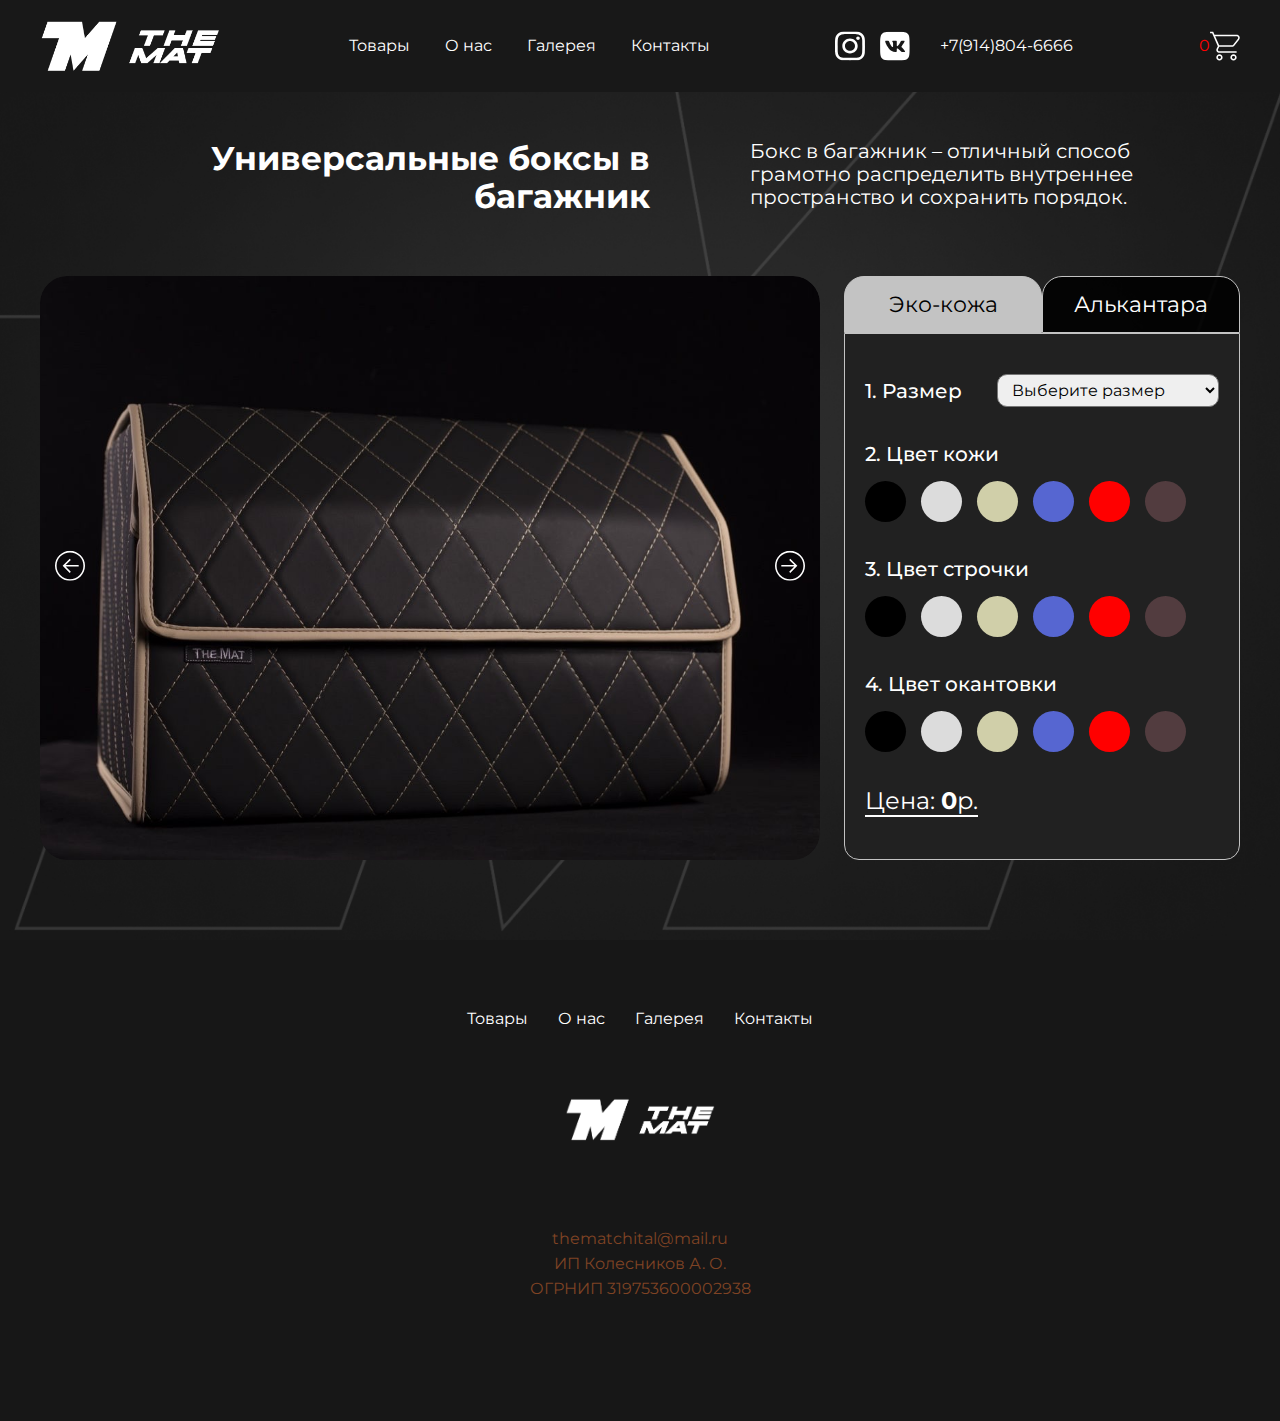
<file: pages/box.html>
<!doctype html>
<html lang="ru">

<head>
    <meta charset="UTF-8">
    <meta name="viewport" content="width=device-width, initial-scale=1.0">
    <title>The Mat</title>
    <link rel="stylesheet" href="./../style/style.css">
    <script src="./../script/burger.js" defer></script>
    <script src="./../script/libs/swiper-bundle.min.js" defer></script>
    <script src="./../script/box.js" defer></script>
    <script src="./../script/box-cart.js" defer></script>
</head>

<body>
    <header class="header">
        <div class="container">
            <div class="header__inner">
                <a href="#" class="logo header__logo">
                    <img src="./../img/logo.png" alt="logo">
                </a>
                <div class="header__wr">
                    <nav class="header-nav">
                        <ul class="header-nav__list">
                            <li><a href="#" class="header__link">Товары</a></li>
                            <li><a href="#" class="header__link">О нас</a></li>
                            <li><a href="#" class="header__link">Галерея</a></li>
                            <li><a href="#" class="header__link">Контакты</a></li>
                        </ul>
                    </nav>
                    <div class="header-contacts">
                        <div class="header-social">
                            <a href="#" class="header-social__link">
                                <svg width="100" height="97" viewBox="0 0 100 97" fill="none"
                                    xmlns="http://www.w3.org/2000/svg">
                                    <g clip-path="url(#clip0_12_1254)">
                                        <path
                                            d="M49.9868 8.70632C63.3426 8.70632 64.9242 8.76298 70.1767 8.9896C75.0583 9.19735 77.6943 9.99055 79.4516 10.6516C81.7752 11.5203 83.4545 12.5779 85.1923 14.2587C86.9496 15.9584 88.0236 17.5637 88.9218 19.8111C89.6052 21.5108 90.4253 24.0793 90.6401 28.7818C90.8744 33.881 90.933 35.4107 90.933 48.3097C90.933 61.2275 90.8744 62.7573 90.6401 67.8375C90.4253 72.559 89.6052 75.1085 88.9218 76.8083C88.0236 79.0557 86.9301 80.6798 85.1923 82.3607C83.4349 84.0604 81.7752 85.0991 79.4516 85.9678C77.6943 86.6288 75.0387 87.422 70.1767 87.6298C64.9047 87.8564 63.3231 87.9131 49.9868 87.9131C36.6309 87.9131 35.0493 87.8564 29.7968 87.6298C24.9153 87.422 22.2793 86.6288 20.5219 85.9678C18.1983 85.0991 16.5191 84.0415 14.7812 82.3607C13.0239 80.6609 11.95 79.0557 11.0518 76.8083C10.3683 75.1085 9.54825 72.5401 9.33347 67.8375C9.09915 62.7384 9.04058 61.2086 9.04058 48.3097C9.04058 35.3919 9.09915 33.8621 9.33347 28.7818C9.54825 24.0604 10.3683 21.5108 11.0518 19.8111C11.95 17.5637 13.0434 15.9396 14.7812 14.2587C16.5386 12.559 18.1983 11.5203 20.5219 10.6516C22.2793 9.99055 24.9348 9.19735 29.7968 8.9896C35.0493 8.76298 36.6309 8.70632 49.9868 8.70632ZM49.9868 0C36.4161 0 34.7174 0.0566572 29.3868 0.283286C24.0757 0.509915 20.4243 1.34089 17.2611 2.53069C13.9611 3.77715 11.1689 5.4202 8.39622 8.12086C5.60399 10.8026 3.90522 13.5033 2.61649 16.6761C1.38635 19.7545 0.527204 23.2672 0.292891 28.4041C0.0585782 33.5788 0 35.2219 0 48.3475C0 61.473 0.0585782 63.1161 0.292891 68.2719C0.527204 73.4088 1.38635 76.9405 2.61649 79.9999C3.90522 83.1916 5.60399 85.8923 8.39622 88.5741C11.1689 91.2558 13.9612 92.9178 17.2415 94.1453C20.4243 95.3351 24.0561 96.1661 29.3672 96.3927C34.6978 96.6194 36.3966 96.676 49.9672 96.676C63.5379 96.676 65.2366 96.6194 70.5673 96.3927C75.8784 96.1661 79.5297 95.3351 82.693 94.1453C85.9733 92.9178 88.7656 91.2558 91.5383 88.5741C94.311 85.8923 96.0293 83.1916 97.2985 80.0188C98.5286 76.9405 99.3878 73.4277 99.6221 68.2908C99.8564 63.135 99.915 61.4919 99.915 48.3663C99.915 35.2408 99.8564 33.5977 99.6221 28.4419C99.3878 23.305 98.5286 19.7734 97.2985 16.7139C96.0683 13.5033 94.3696 10.8026 91.5773 8.12086C88.8046 5.43909 86.0124 3.77715 82.732 2.54957C79.5493 1.35977 75.9174 0.5288 70.6063 0.302172C65.2562 0.0566572 63.5574 0 49.9868 0Z"
                                            fill="white" />
                                        <path
                                            d="M49.9869 23.5137C35.8109 23.5137 24.3101 34.6374 24.3101 48.3484C24.3101 62.0594 35.8109 73.1831 49.9869 73.1831C64.1628 73.1831 75.6637 62.0594 75.6637 48.3484C75.6637 34.6374 64.1628 23.5137 49.9869 23.5137ZM49.9869 64.4579C40.7901 64.4579 33.3311 57.2436 33.3311 48.3484C33.3311 39.4532 40.7901 32.2389 49.9869 32.2389C59.1836 32.2389 66.6426 39.4532 66.6426 48.3484C66.6426 57.2436 59.1836 64.4579 49.9869 64.4579Z"
                                            fill="white" />
                                        <path
                                            d="M82.6736 22.5303C82.6736 25.7409 79.979 28.3283 76.6791 28.3283C73.3596 28.3283 70.6846 25.722 70.6846 22.5303C70.6846 19.3198 73.3792 16.7324 76.6791 16.7324C79.979 16.7324 82.6736 19.3387 82.6736 22.5303Z"
                                            fill="white" />
                                    </g>
                                    <defs>
                                        <clipPath id="clip0_12_1254">
                                            <rect width="99.9735" height="96.6949" fill="white" />
                                        </clipPath>
                                    </defs>
                                </svg>
                            </a>
                            <a href="#" class="header-social__link">
                                <svg width="101" height="98" viewBox="0 0 101 98" fill="none"
                                    xmlns="http://www.w3.org/2000/svg">
                                    <g clip-path="url(#clip0_12_1255)">
                                        <path fill-rule="evenodd" clip-rule="evenodd"
                                            d="M7.26383 7.59921C0.249023 14.384 0.249023 25.3073 0.249023 47.1474V51.1764C0.249023 73.0133 0.249023 83.9399 7.26383 90.7246C14.2786 97.5094 25.5723 97.5094 48.153 97.5094H52.3186C74.8959 97.5094 86.1929 97.5094 93.2078 90.7246C100.223 83.9399 100.223 73.0165 100.223 51.1764V47.1474C100.223 25.3105 100.223 14.384 93.2078 7.59921C86.1929 0.814453 74.8993 0.814453 52.3186 0.814453H48.153C25.5757 0.814453 14.2786 0.814453 7.26383 7.59921ZM20.0371 31.0316H27.3251C29.188 31.0316 29.8878 31.8213 30.5876 33.7745C34.1533 43.8179 40.1651 52.5978 42.6344 52.5978C43.5642 52.5978 43.9874 52.1852 43.9874 49.9065V39.5247C43.8205 36.5693 42.7529 35.2908 41.9623 34.344C41.4741 33.7594 41.0915 33.3012 41.0915 32.6529C41.0915 31.8632 41.788 31.0316 42.9443 31.0316H54.4013C55.9476 31.0316 56.4841 31.831 56.4841 33.623V47.5922C56.4841 49.0846 57.1539 49.6099 57.6171 49.6099C58.5436 49.6099 59.3167 49.0846 61.0162 47.4407C66.2682 41.7648 69.9739 33.0268 69.9739 33.0268C70.4371 31.9792 71.2935 31.0316 73.1464 31.0316H80.4344C82.6405 31.0316 83.1071 32.1307 82.6405 33.623C81.7141 37.7326 72.8331 49.8323 72.8331 49.8323C72.06 51.0281 71.7501 51.6244 72.8331 52.9685C73.2153 53.4863 74.0307 54.2594 74.963 55.1432C75.9166 56.0472 76.9924 57.067 77.8518 58.0482C80.9843 61.4551 83.3437 64.3301 84.0001 66.3091C84.6033 68.2978 83.5603 69.3067 81.4775 69.3067H74.1861C72.234 69.3067 71.2519 68.2493 69.1279 65.9627C68.2278 64.9936 67.1226 63.8038 65.6517 62.3801C61.3228 58.3479 59.4733 57.8258 58.3903 57.8258C56.924 57.8258 56.4841 58.2287 56.4841 60.2432V66.567C56.4841 68.2978 55.9109 69.3067 51.2755 69.3067C43.5542 69.3067 35.0664 64.7717 29.0447 56.4044C20.0071 44.1563 17.5377 34.893 17.5377 33.0268C17.5377 31.9792 17.9543 31.0316 20.0371 31.0316Z"
                                            fill="white" />
                                    </g>
                                    <defs>
                                        <clipPath id="clip0_12_1255">
                                            <rect width="99.9735" height="96.6949" fill="white"
                                                transform="translate(0.249023 0.814453)" />
                                        </clipPath>
                                    </defs>
                                </svg>
                            </a>
                        </div>
                        <a href="tel:+79148046666" class="header__link header__phone">+7(914)804-6666</a>
                    </div>
                    <button class="header__close">
                        <svg width="24" height="24" viewBox="0 0 24 24" xmlns="http://www.w3.org/2000/svg">
                            <path
                                d="M13.4099 11.9999L19.7099 5.70994C19.8982 5.52164 20.004 5.26624 20.004 4.99994C20.004 4.73364 19.8982 4.47825 19.7099 4.28994C19.5216 4.10164 19.2662 3.99585 18.9999 3.99585C18.7336 3.99585 18.4782 4.10164 18.2899 4.28994L11.9999 10.5899L5.70994 4.28994C5.52164 4.10164 5.26624 3.99585 4.99994 3.99585C4.73364 3.99585 4.47824 4.10164 4.28994 4.28994C4.10164 4.47825 3.99585 4.73364 3.99585 4.99994C3.99585 5.26624 4.10164 5.52164 4.28994 5.70994L10.5899 11.9999L4.28994 18.2899C4.19621 18.3829 4.12182 18.4935 4.07105 18.6154C4.02028 18.7372 3.99414 18.8679 3.99414 18.9999C3.99414 19.132 4.02028 19.2627 4.07105 19.3845C4.12182 19.5064 4.19621 19.617 4.28994 19.7099C4.3829 19.8037 4.4935 19.8781 4.61536 19.9288C4.73722 19.9796 4.86793 20.0057 4.99994 20.0057C5.13195 20.0057 5.26266 19.9796 5.38452 19.9288C5.50638 19.8781 5.61698 19.8037 5.70994 19.7099L11.9999 13.4099L18.2899 19.7099C18.3829 19.8037 18.4935 19.8781 18.6154 19.9288C18.7372 19.9796 18.8679 20.0057 18.9999 20.0057C19.132 20.0057 19.2627 19.9796 19.3845 19.9288C19.5064 19.8781 19.617 19.8037 19.7099 19.7099C19.8037 19.617 19.8781 19.5064 19.9288 19.3845C19.9796 19.2627 20.0057 19.132 20.0057 18.9999C20.0057 18.8679 19.9796 18.7372 19.9288 18.6154C19.8781 18.4935 19.8037 18.3829 19.7099 18.2899L13.4099 11.9999Z"
                                fill="#fff"></path>
                        </svg>
                    </button>
                </div>
                <span class="cart-icon">0</span>

                <button class="header__cart header__cart_hide">
                    <svg width="80" height="78" viewBox="0 0 80 78" fill="none" xmlns="http://www.w3.org/2000/svg">
                        <path
                            d="M62.6768 61.3328C64.8864 61.3328 67.0054 62.1817 68.5678 63.6929C70.1302 65.204 71.0079 67.2536 71.0079 69.3907C71.0079 71.5278 70.1302 73.5773 68.5678 75.0885C67.0054 76.5996 64.8864 77.4486 62.6768 77.4486C60.4673 77.4486 58.3482 76.5996 56.7858 75.0885C55.2234 73.5773 54.3457 71.5278 54.3457 69.3907C54.3457 67.2536 55.2234 65.204 56.7858 63.6929C58.3482 62.1817 60.4673 61.3328 62.6768 61.3328ZM62.6768 65.3617C61.572 65.3617 60.5125 65.7862 59.7313 66.5418C58.9501 67.2973 58.5113 68.3221 58.5113 69.3907C58.5113 70.4592 58.9501 71.484 59.7313 72.2396C60.5125 72.9952 61.572 73.4196 62.6768 73.4196C63.7816 73.4196 64.8411 72.9952 65.6223 72.2396C66.4035 71.484 66.8424 70.4592 66.8424 69.3907C66.8424 68.3221 66.4035 67.2973 65.6223 66.5418C64.8411 65.7862 63.7816 65.3617 62.6768 65.3617ZM25.1867 61.3328C27.3963 61.3328 29.5154 62.1817 31.0777 63.6929C32.6401 65.204 33.5179 67.2536 33.5179 69.3907C33.5179 71.5278 32.6401 73.5773 31.0777 75.0885C29.5154 76.5996 27.3963 77.4486 25.1867 77.4486C22.9772 77.4486 20.8581 76.5996 19.2957 75.0885C17.7334 73.5773 16.8556 71.5278 16.8556 69.3907C16.8556 67.2536 17.7334 65.204 19.2957 63.6929C20.8581 62.1817 22.9772 61.3328 25.1867 61.3328ZM25.1867 65.3617C24.082 65.3617 23.0224 65.7862 22.2412 66.5418C21.4601 67.2973 21.0212 68.3221 21.0212 69.3907C21.0212 70.4592 21.4601 71.484 22.2412 72.2396C23.0224 72.9952 24.082 73.4196 25.1867 73.4196C26.2915 73.4196 27.351 72.9952 28.1322 72.2396C28.9134 71.484 29.3523 70.4592 29.3523 69.3907C29.3523 68.3221 28.9134 67.2973 28.1322 66.5418C27.351 65.7862 26.2915 65.3617 25.1867 65.3617ZM71.0079 12.9853H13.8272L24.4369 37.159H58.5113C59.159 37.16 59.7979 37.014 60.3767 36.7327C60.9555 36.4514 61.4579 36.0427 61.8437 35.5394L74.3404 19.4236H74.3446C74.8065 18.8247 75.0872 18.1134 75.1553 17.3691C75.2233 16.6248 75.076 15.8768 74.7298 15.2088C74.3836 14.5409 73.8522 13.9792 73.195 13.5865C72.5377 13.1938 71.7805 12.9857 71.0079 12.9853ZM58.5113 41.188H24.6286L21.4377 47.4732L21.0212 49.2459C21.0212 50.3144 21.4601 51.3392 22.2412 52.0948C23.0224 52.8504 24.082 53.2749 25.1867 53.2749H71.0079V57.3038H25.1867C23.7362 57.3045 22.3105 56.9388 21.0509 56.243C19.7913 55.5472 18.7413 54.5453 18.0049 53.3365C17.2685 52.1277 16.8712 50.7539 16.8523 49.351C16.8333 47.9481 17.1935 46.5648 17.897 45.3378L20.8962 39.3991L5.76688 4.92739H0.193359V0.898438H8.52449L12.0611 8.95635H71.0079C72.582 8.95649 74.1238 9.38794 75.4548 10.2007C76.7858 11.0135 77.8515 12.1743 78.5284 13.5488C79.2054 14.9232 79.4659 16.455 79.2799 17.9668C79.0938 19.4786 78.4687 20.9084 77.4771 22.0907L65.3386 37.7473C64.5712 38.8101 63.5497 39.678 62.361 40.277C61.1723 40.8761 59.8516 41.1886 58.5113 41.188Z"
                            fill="white" />
                    </svg>
                </button>
                <button class="header-burger">
                    <svg width="27" height="22" viewBox="0 0 27 22" fill="none" xmlns="http://www.w3.org/2000/svg">
                        <g clip-path="url(#clip0_244_1906)">
                            <path
                                d="M-0.306641 20.1668H27.307V17.1113H-0.306641V20.1668ZM-0.306641 1.8335V4.88905H27.307V1.8335H-0.306641ZM-0.306641 12.5279H27.307V9.47239H-0.306641V12.5279Z"
                                fill="#fff" />
                        </g>
                        <defs>
                            <clipPath id="clip0_244_1906">
                                <rect width="27" height="22" fill="white" />
                            </clipPath>
                        </defs>
                    </svg>
                </button>
            </div>
        </div>
    </header>
    <main class="main">
        <section class="box">
            <div class="container">
                <div class="box-top">
                    <h1 class="constructor__title box__title">
                        Универсальные боксы в багажник
                    </h1>
                    <div class="box-top__info">
                        Бокс в багажник – отличный способ грамотно распределить внутреннее пространство и сохранить
                        порядок.
                    </div>
                </div>
                <div class="box-constructor">
                    <div class="box-constructor__img box-constructor-slider">
                        <div class="swiper-wrapper">
                            <div class="swiper-slide">
                                <img src="./../img/box/IMG-8110.JPG" alt="pillow">
                            </div>
                            <div class="swiper-slide">
                                <img src="./../img/box/IMG-8111.JPG" alt="pillow">
                            </div>
                            <div class="swiper-slide">
                                <img src="./../img/box/IMG-8112.JPG" alt="pillow">
                            </div>
                            <div class="swiper-slide">
                                <img src="./../img/box/IMG-8113.JPG" alt="pillow">
                            </div>
                            <div class="swiper-slide">
                                <img src="./../img/box/IMG-8114.JPG" alt="pillow">
                            </div>
                            <div class="swiper-slide">
                                <img src="./../img/box/IMG-8115.JPG" alt="pillow">
                            </div>
                            <div class="swiper-slide">
                                <img src="./../img/box/IMG-8116.JPG" alt="pillow">
                            </div>
                            <div class="swiper-slide">
                                <img src="./../img/box/IMG-8117.JPG" alt="pillow">
                            </div>
                            <div class="swiper-slide">
                                <img src="./../img/box/IMG-8118.JPG" alt="pillow">
                            </div>
                            <div class="swiper-slide">
                                <img src="./../img/box/IMG-8119.JPG" alt="pillow">
                            </div>
                            <div class="swiper-slide">
                                <img src="./../img/box/IMG-8120.JPG" alt="pillow">
                            </div>
                            <div class="swiper-slide">
                                <img src="./../img/box/IMG-8121.JPG" alt="pillow">
                            </div>
                        </div>
                        <button class="box-constructor-slider__button box-constructor-slider__button_left">
                            <svg width="30" height="30" viewBox="0 0 30 30" fill="none"
                                xmlns="http://www.w3.org/2000/svg">
                                <path
                                    d="M23.6842 15.7895H10.6579L15.7895 20.9211L14.7411 22.1053L7.63579 15L14.7411 7.89474L15.7895 9.07895L10.6579 14.2105H23.6842V15.7895ZM0 15C-2.93527e-08 13.0302 0.387986 11.0796 1.14181 9.25975C1.89563 7.43987 3.00052 5.78628 4.3934 4.3934C5.78628 3.00052 7.43986 1.89563 9.25975 1.14181C11.0796 0.387987 13.0302 0 15 0C16.9698 0 18.9204 0.387987 20.7403 1.14181C22.5601 1.89563 24.2137 3.00052 25.6066 4.3934C26.9995 5.78628 28.1044 7.43987 28.8582 9.25975C29.612 11.0796 30 13.0302 30 15C30 18.9782 28.4196 22.7936 25.6066 25.6066C22.7936 28.4196 18.9782 30 15 30C11.0218 30 7.20644 28.4196 4.3934 25.6066C1.58035 22.7936 5.92805e-08 18.9782 0 15ZM1.57895 15C1.57895 18.5595 2.99295 21.9732 5.50988 24.4901C8.02682 27.0071 11.4405 28.4211 15 28.4211C18.5595 28.4211 21.9732 27.0071 24.4901 24.4901C27.0071 21.9732 28.4211 18.5595 28.4211 15C28.4211 11.4405 27.0071 8.02682 24.4901 5.50988C21.9732 2.99295 18.5595 1.57895 15 1.57895C11.4405 1.57895 8.02682 2.99295 5.50988 5.50988C2.99295 8.02682 1.57895 11.4405 1.57895 15Z"
                                    fill="white" />
                            </svg>
                        </button>
                        <button class="box-constructor-slider__button box-constructor-slider__button_right">
                            <svg width="30" height="30" viewBox="0 0 30 30" fill="none"
                                xmlns="http://www.w3.org/2000/svg">
                                <path
                                    d="M6.31579 14.2105H19.3421L14.2105 9.07895L15.2589 7.89474L22.3642 15L15.2589 22.1053L14.2105 20.9211L19.3421 15.7895H6.31579V14.2105ZM30 15C30 16.9698 29.612 18.9204 28.8582 20.7403C28.1044 22.5601 26.9995 24.2137 25.6066 25.6066C24.2137 26.9995 22.5601 28.1044 20.7403 28.8582C18.9204 29.612 16.9698 30 15 30C13.0302 30 11.0796 29.612 9.25975 28.8582C7.43987 28.1044 5.78628 26.9995 4.3934 25.6066C3.00052 24.2137 1.89563 22.5601 1.14181 20.7403C0.387986 18.9204 -2.93527e-08 16.9698 0 15C5.92805e-08 11.0218 1.58035 7.20644 4.3934 4.3934C7.20644 1.58035 11.0218 0 15 0C18.9782 0 22.7936 1.58035 25.6066 4.3934C28.4196 7.20644 30 11.0218 30 15ZM28.4211 15C28.4211 11.4405 27.0071 8.02682 24.4901 5.50988C21.9732 2.99295 18.5595 1.57895 15 1.57895C11.4405 1.57895 8.02682 2.99295 5.50988 5.50988C2.99295 8.02682 1.57895 11.4405 1.57895 15C1.57895 18.5595 2.99295 21.9732 5.50988 24.4901C8.02682 27.0071 11.4405 28.4211 15 28.4211C18.5595 28.4211 21.9732 27.0071 24.4901 24.4901C27.0071 21.9732 28.4211 18.5595 28.4211 15Z"
                                    fill="white" />
                            </svg>
                        </button>
                    </div>
                    <div class="box-constructor__set">
                        <div class="box-constructor-toggle">
                            <input data-eco-btn="1" id="box-constructor-type-eco" checked aria-label=""
                                name="box-constructor__type-skin" type="radio">
                            <label for="box-constructor-type-eco"
                                class="box-constructor-toggle__button box-constructor-toggle__button_active">
                                Эко-кожа
                            </label>
                            <input data-eco-btn="2" id="box-constructor-type-alcantra" aria-label=""
                                name="box-constructor__type-skin" type="radio">
                            <label for="box-constructor-type-alcantra" class="box-constructor-toggle__button">
                                Алькантара
                            </label>
                        </div>
                        <div class="box-constructor__settings">
                            <form class="box-constructor__form" action="#">
                                <div class="box-constructor__item">
                                    <h2 class="box-constructor__subtitle">
                                        1. Размер
                                    </h2>
                                    <select class="box-constructor__select box-constructor__select_active"
                                        data-select-skin="1" aria-label="" name="box-constructor__size"
                                        id="box-constructor__size-eco">
                                        <option selected value="0">
                                            Выберите размер
                                        </option>
                                        <option aria-label="бокс: 30х30х30" value="1700">
                                            30х30х30
                                        </option>
                                        <option aria-label="бокс: 40х30х30" value="2000">
                                            40х30х30
                                        </option>
                                        <option aria-label="бокс: 50х30х30" value="2300">
                                            50х30х30
                                        </option>
                                        <option aria-label="бокс: 60х30х30" value="2800">
                                            60х30х30
                                        </option>
                                        <option aria-label="бокс: 70х30х30" value="3200">
                                            70х30х30
                                        </option>
                                        <option aria-label="бокс: 80х30х30" value="3800">
                                            80х30х30
                                        </option>
                                    </select>
                                    <select class="box-constructor__select" data-select-skin="2" aria-label=""
                                        name="box-constructor__size" id="box-constructor__size-alcor">
                                        <option selected value="0">
                                            Выберите размер
                                        </option>
                                        <option aria-label="бокс: 30х30х30" value="2200">
                                            30х30х30
                                        </option>
                                        <option aria-label="бокс: 40х30х30" value="2700">
                                            40х30х30
                                        </option>
                                        <option aria-label="бокс: 50х30х30" value="3200">
                                            50х30х30
                                        </option>
                                        <option aria-label="бокс: 60х30х30" value="3800">
                                            60х30х30
                                        </option>
                                        <option aria-label="бокс: 70х30х30" value="4400">
                                            70х30х30
                                        </option>
                                        <option aria-label="бокс: 80х30х30" value="4900">
                                            80х30х30
                                        </option>
                                    </select>
                                </div>
                                <div class="box-constructor__item box-constructor__item_skin">
                                    <h2 class="box-constructor__subtitle">
                                        2. Цвет кожи
                                    </h2>
                                    <div
                                        class="box-constructor__colors constructor-filler-view__skin constructor-filler-view__skin_romb-1-black">
                                        <input value="чёрная кожа" name="box-color-skin" id="box-color-skin-1"
                                            aria-label="" type="radio">
                                        <label class="constructor-filler-view__black" for="box-color-skin-1"></label>
                                        <input value="серая кожа" name="box-color-skin" id="box-color-skin-2"
                                            aria-label="" type="radio">
                                        <label class="constructor-filler-view__gray" for="box-color-skin-2"></label>
                                        <input value="бежевая кожа" name="box-color-skin" id="box-color-skin-3"
                                            aria-label="" type="radio">
                                        <label class="constructor-filler-view__sand" for="box-color-skin-3"></label>
                                        <input value="синяя кожа" name="box-color-skin" id="box-color-skin-4"
                                            aria-label="" type="radio">
                                        <label class="constructor-filler-view__blue" for="box-color-skin-4"></label>
                                        <input value="красная кожа" name="box-color-skin" id="box-color-skin-5"
                                            aria-label="" type="radio">
                                        <label class="constructor-filler-view__red" for="box-color-skin-5"></label>
                                        <input value="коричневая кожа" name="box-color-skin" id="box-color-skin-6"
                                            aria-label="" type="radio">
                                        <label class="constructor-filler-view__brown" for="box-color-skin-6"></label>
                                    </div>
                                </div>
                                <div class="box-constructor__item box-constructor__item_str">
                                    <h2 class="box-constructor__subtitle">
                                        3. Цвет строчки
                                    </h2>
                                    <div
                                        class="box-constructor__colors constructor-filler-view__skin constructor-filler-view__skin_romb-1-black">
                                        <input value="чёрная строчка" name="box-color-skin-2" id="box-color-skin-2-1"
                                            aria-label="" type="radio">
                                        <label class="constructor-filler-view__black" for="box-color-skin-2-1"></label>
                                        <input value="серая строчка" name="box-color-skin-2" id="box-color-skin-2-2"
                                            aria-label="" type="radio">
                                        <label class="constructor-filler-view__gray" for="box-color-skin-2-2"></label>
                                        <input value="бежевая строчка" name="box-color-skin-2" id="box-color-skin-2-3"
                                            aria-label="" type="radio">
                                        <label class="constructor-filler-view__sand" for="box-color-skin-2-3"></label>
                                        <input value="синяя строчка" name="box-color-skin-2" id="box-color-skin-2-4"
                                            aria-label="" type="radio">
                                        <label class="constructor-filler-view__blue" for="box-color-skin-2-4"></label>
                                        <input value="красная строчка" name="box-color-skin-2" id="box-color-skin-2-5"
                                            aria-label="" type="radio">
                                        <label class="constructor-filler-view__red" for="box-color-skin-2-5"></label>
                                        <input value="коричневая строчка" name="box-color-skin-2"
                                            id="box-color-skin-2-6" aria-label="" type="radio">
                                        <label class="constructor-filler-view__brown" for="box-color-skin-2-6"></label>
                                    </div>
                                </div>
                                <div class="box-constructor__item box-constructor__item_edging">
                                    <h2 class="box-constructor__subtitle">
                                        4. Цвет окантовки
                                    </h2>
                                    <div
                                        class="box-constructor__colors constructor-filler-view__skin constructor-filler-view__skin_romb-1-black">
                                        <input value="чёрная окантовка" name="box-color-skin-3" id="box-color-skin-3-1"
                                            aria-label="" type="radio">
                                        <label class="constructor-filler-view__black" for="box-color-skin-3-1"></label>
                                        <input value="серая окантовка" name="box-color-skin-3" id="box-color-skin-3-2"
                                            aria-label="" type="radio">
                                        <label class="constructor-filler-view__gray" for="box-color-skin-3-2"></label>
                                        <input value="бежевая окантовка" name="box-color-skin-3" id="box-color-skin-3-3"
                                            aria-label="" type="radio">
                                        <label class="constructor-filler-view__sand" for="box-color-skin-3-3"></label>
                                        <input value="синяя окантовка" name="box-color-skin-3" id="box-color-skin-3-4"
                                            aria-label="" type="radio">
                                        <label class="constructor-filler-view__blue" for="box-color-skin-3-4"></label>
                                        <input value="красная окантовка" name="box-color-skin-3" id="box-color-skin-3-5"
                                            aria-label="" type="radio">
                                        <label class="constructor-filler-view__red" for="box-color-skin-3-5"></label>
                                        <input value="коричневая окантовка" name="box-color-skin-3"
                                            id="box-color-skin-3-6" aria-label="" type="radio">
                                        <label class="constructor-filler-view__brown" for="box-color-skin-3-6"></label>
                                    </div>
                                </div>
                                <div class="box-constructor-price">
                                    <div class="box-constructor-price__info">
                                        Цена: <span class="box-constructor-price__sum">0</span>р.
                                    </div>
                                    <button class="box-constructor-price__button">
                                        Купить
                                    </button>
                                    <span class="constructor__error">
                                        параметры не выбраны
                                    </span>
                                </div>
                            </form>
                        </div>
                    </div>
                </div>
            </div>
        </section>
    </main>
    <footer class="footer">
        <div class="container">
            <div class="footer__inner">
                <nav class="footer-nav">
                    <ul class="footer-nav__list">
                        <li><a href="#" class="footer__link">Товары</a></li>
                        <li><a href="#" class="footer__link">О нас</a></li>
                        <li><a href="#" class="footer__link">Галерея</a></li>
                        <li><a href="#" class="footer__link">Контакты</a></li>
                    </ul>
                </nav>
                <a href="#" class="logo footer__logo">
                    <img src="./../img/logo.png" alt="logo">
                </a>
                <div class="footer__info">
                    <a href="mailto:thematchital@mail.ru">thematchital@mail.ru</a>
                    <span>ИП Колесников А. О.</span>
                    <span>ОГРНИП 319753600002938</span>
                </div>
            </div>
        </div>
    </footer>
    <div class="overlay">
        <div class="cart">
            <h2 class="cart__title">
                Ваш заказ
            </h2>
            <div class="cart__wr">

            </div>
            <button class="cart__close">
                <svg xmlns="http://www.w3.org/2000/svg" width="18" height="18" viewBox="0 0 18 18" fill="none">
                    <path
                        d="M10.4099 9.00019L16.7099 2.71019C16.8982 2.52188 17.004 2.26649 17.004 2.00019C17.004 1.73388 16.8982 1.47849 16.7099 1.29019C16.5216 1.10188 16.2662 0.996094 15.9999 0.996094C15.7336 0.996094 15.4782 1.10188 15.2899 1.29019L8.99994 7.59019L2.70994 1.29019C2.52164 1.10188 2.26624 0.996094 1.99994 0.996094C1.73364 0.996094 1.47824 1.10188 1.28994 1.29019C1.10164 1.47849 0.995847 1.73388 0.995847 2.00019C0.995847 2.26649 1.10164 2.52188 1.28994 2.71019L7.58994 9.00019L1.28994 15.2902C1.19621 15.3831 1.12182 15.4937 1.07105 15.6156C1.02028 15.7375 0.994141 15.8682 0.994141 16.0002C0.994141 16.1322 1.02028 16.2629 1.07105 16.3848C1.12182 16.5066 1.19621 16.6172 1.28994 16.7102C1.3829 16.8039 1.4935 16.8783 1.61536 16.9291C1.73722 16.9798 1.86793 17.006 1.99994 17.006C2.13195 17.006 2.26266 16.9798 2.38452 16.9291C2.50638 16.8783 2.61698 16.8039 2.70994 16.7102L8.99994 10.4102L15.2899 16.7102C15.3829 16.8039 15.4935 16.8783 15.6154 16.9291C15.7372 16.9798 15.8679 17.006 15.9999 17.006C16.132 17.006 16.2627 16.9798 16.3845 16.9291C16.5064 16.8783 16.617 16.8039 16.7099 16.7102C16.8037 16.6172 16.8781 16.5066 16.9288 16.3848C16.9796 16.2629 17.0057 16.1322 17.0057 16.0002C17.0057 15.8682 16.9796 15.7375 16.9288 15.6156C16.8781 15.4937 16.8037 15.3831 16.7099 15.2902L10.4099 9.00019Z"
                        fill="black" />
                </svg>
            </button>
            <button class="cart__button">
                Оформить заказ
            </button>
        </div>
    </div>
</body>

</html>
</file>
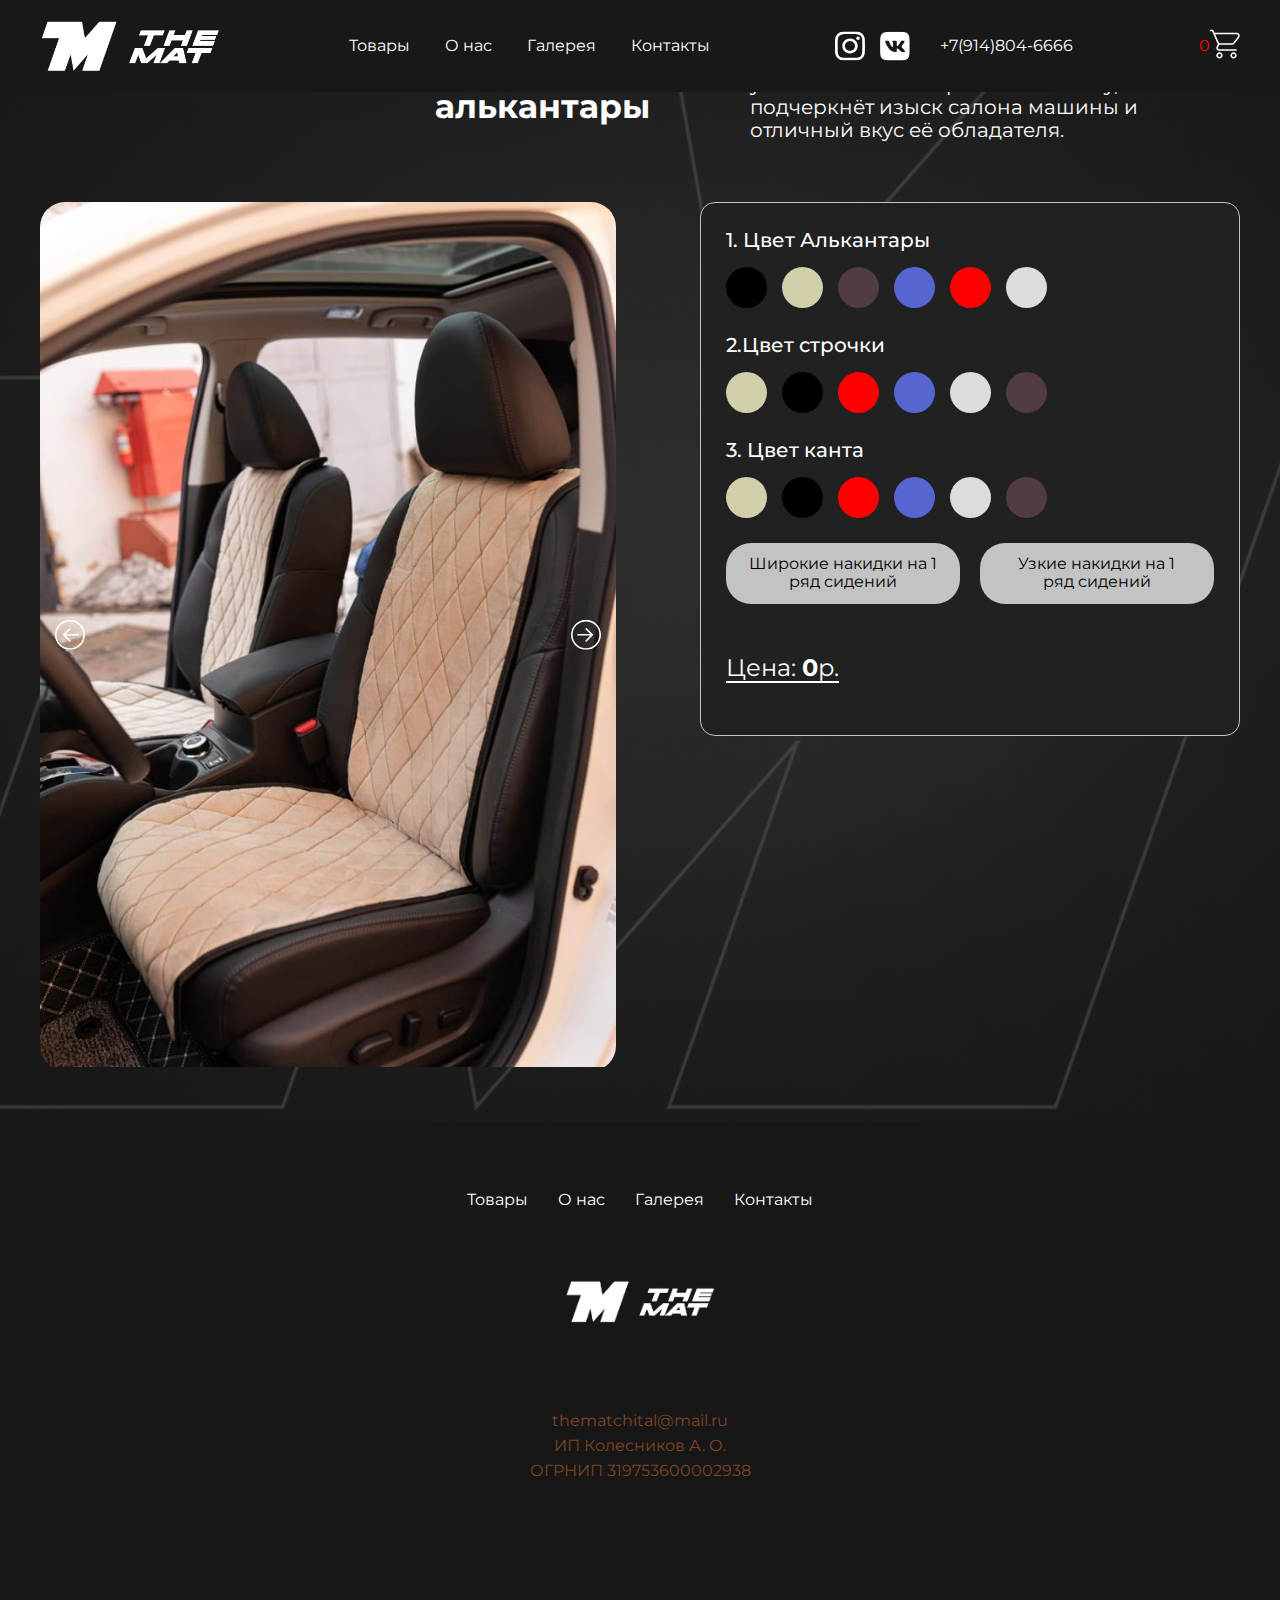
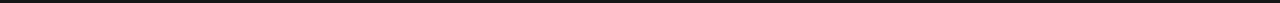
<file: pages/capes.html>
<!doctype html>
<html lang="ru">
<head>
    <meta charset="UTF-8">
    <meta name="viewport" content="width=device-width, initial-scale=1.0">
    <title>The Mat</title>
    <link rel="stylesheet" href="./../style/style.css">
    <script src="./../script/burger.js" defer></script>
    <script src="./../script/libs/swiper-bundle.min.js" defer></script>
    <script src="./../script/capes.js" defer></script>
    <script src="./../script/capes-cart.js" defer></script>
</head>
<body>
<header class="header">
    <div class="container">
        <div class="header__inner">
            <a href="#" class="logo header__logo">
                <img src="./../img/logo.png" alt="logo">
            </a>
            <div class="header__wr">
                <nav class="header-nav">
                    <ul class="header-nav__list">
                        <li><a href="#" class="header__link">Товары</a></li>
                        <li><a href="#" class="header__link">О нас</a></li>
                        <li><a href="#" class="header__link">Галерея</a></li>
                        <li><a href="#" class="header__link">Контакты</a></li>
                    </ul>
                </nav>
                <div class="header-contacts">
                    <div class="header-social">
                        <a href="#" class="header-social__link">
                            <svg width="100" height="97" viewBox="0 0 100 97" fill="none" xmlns="http://www.w3.org/2000/svg">
                                <g clip-path="url(#clip0_12_1254)">
                                    <path d="M49.9868 8.70632C63.3426 8.70632 64.9242 8.76298 70.1767 8.9896C75.0583 9.19735 77.6943 9.99055 79.4516 10.6516C81.7752 11.5203 83.4545 12.5779 85.1923 14.2587C86.9496 15.9584 88.0236 17.5637 88.9218 19.8111C89.6052 21.5108 90.4253 24.0793 90.6401 28.7818C90.8744 33.881 90.933 35.4107 90.933 48.3097C90.933 61.2275 90.8744 62.7573 90.6401 67.8375C90.4253 72.559 89.6052 75.1085 88.9218 76.8083C88.0236 79.0557 86.9301 80.6798 85.1923 82.3607C83.4349 84.0604 81.7752 85.0991 79.4516 85.9678C77.6943 86.6288 75.0387 87.422 70.1767 87.6298C64.9047 87.8564 63.3231 87.9131 49.9868 87.9131C36.6309 87.9131 35.0493 87.8564 29.7968 87.6298C24.9153 87.422 22.2793 86.6288 20.5219 85.9678C18.1983 85.0991 16.5191 84.0415 14.7812 82.3607C13.0239 80.6609 11.95 79.0557 11.0518 76.8083C10.3683 75.1085 9.54825 72.5401 9.33347 67.8375C9.09915 62.7384 9.04058 61.2086 9.04058 48.3097C9.04058 35.3919 9.09915 33.8621 9.33347 28.7818C9.54825 24.0604 10.3683 21.5108 11.0518 19.8111C11.95 17.5637 13.0434 15.9396 14.7812 14.2587C16.5386 12.559 18.1983 11.5203 20.5219 10.6516C22.2793 9.99055 24.9348 9.19735 29.7968 8.9896C35.0493 8.76298 36.6309 8.70632 49.9868 8.70632ZM49.9868 0C36.4161 0 34.7174 0.0566572 29.3868 0.283286C24.0757 0.509915 20.4243 1.34089 17.2611 2.53069C13.9611 3.77715 11.1689 5.4202 8.39622 8.12086C5.60399 10.8026 3.90522 13.5033 2.61649 16.6761C1.38635 19.7545 0.527204 23.2672 0.292891 28.4041C0.0585782 33.5788 0 35.2219 0 48.3475C0 61.473 0.0585782 63.1161 0.292891 68.2719C0.527204 73.4088 1.38635 76.9405 2.61649 79.9999C3.90522 83.1916 5.60399 85.8923 8.39622 88.5741C11.1689 91.2558 13.9612 92.9178 17.2415 94.1453C20.4243 95.3351 24.0561 96.1661 29.3672 96.3927C34.6978 96.6194 36.3966 96.676 49.9672 96.676C63.5379 96.676 65.2366 96.6194 70.5673 96.3927C75.8784 96.1661 79.5297 95.3351 82.693 94.1453C85.9733 92.9178 88.7656 91.2558 91.5383 88.5741C94.311 85.8923 96.0293 83.1916 97.2985 80.0188C98.5286 76.9405 99.3878 73.4277 99.6221 68.2908C99.8564 63.135 99.915 61.4919 99.915 48.3663C99.915 35.2408 99.8564 33.5977 99.6221 28.4419C99.3878 23.305 98.5286 19.7734 97.2985 16.7139C96.0683 13.5033 94.3696 10.8026 91.5773 8.12086C88.8046 5.43909 86.0124 3.77715 82.732 2.54957C79.5493 1.35977 75.9174 0.5288 70.6063 0.302172C65.2562 0.0566572 63.5574 0 49.9868 0Z" fill="white"/>
                                    <path d="M49.9869 23.5137C35.8109 23.5137 24.3101 34.6374 24.3101 48.3484C24.3101 62.0594 35.8109 73.1831 49.9869 73.1831C64.1628 73.1831 75.6637 62.0594 75.6637 48.3484C75.6637 34.6374 64.1628 23.5137 49.9869 23.5137ZM49.9869 64.4579C40.7901 64.4579 33.3311 57.2436 33.3311 48.3484C33.3311 39.4532 40.7901 32.2389 49.9869 32.2389C59.1836 32.2389 66.6426 39.4532 66.6426 48.3484C66.6426 57.2436 59.1836 64.4579 49.9869 64.4579Z" fill="white"/>
                                    <path d="M82.6736 22.5303C82.6736 25.7409 79.979 28.3283 76.6791 28.3283C73.3596 28.3283 70.6846 25.722 70.6846 22.5303C70.6846 19.3198 73.3792 16.7324 76.6791 16.7324C79.979 16.7324 82.6736 19.3387 82.6736 22.5303Z" fill="white"/>
                                </g>
                                <defs>
                                    <clipPath id="clip0_12_1254">
                                        <rect width="99.9735" height="96.6949" fill="white"/>
                                    </clipPath>
                                </defs>
                            </svg>
                        </a>
                        <a href="#" class="header-social__link">
                            <svg width="101" height="98" viewBox="0 0 101 98" fill="none" xmlns="http://www.w3.org/2000/svg">
                                <g clip-path="url(#clip0_12_1255)">
                                    <path fill-rule="evenodd" clip-rule="evenodd" d="M7.26383 7.59921C0.249023 14.384 0.249023 25.3073 0.249023 47.1474V51.1764C0.249023 73.0133 0.249023 83.9399 7.26383 90.7246C14.2786 97.5094 25.5723 97.5094 48.153 97.5094H52.3186C74.8959 97.5094 86.1929 97.5094 93.2078 90.7246C100.223 83.9399 100.223 73.0165 100.223 51.1764V47.1474C100.223 25.3105 100.223 14.384 93.2078 7.59921C86.1929 0.814453 74.8993 0.814453 52.3186 0.814453H48.153C25.5757 0.814453 14.2786 0.814453 7.26383 7.59921ZM20.0371 31.0316H27.3251C29.188 31.0316 29.8878 31.8213 30.5876 33.7745C34.1533 43.8179 40.1651 52.5978 42.6344 52.5978C43.5642 52.5978 43.9874 52.1852 43.9874 49.9065V39.5247C43.8205 36.5693 42.7529 35.2908 41.9623 34.344C41.4741 33.7594 41.0915 33.3012 41.0915 32.6529C41.0915 31.8632 41.788 31.0316 42.9443 31.0316H54.4013C55.9476 31.0316 56.4841 31.831 56.4841 33.623V47.5922C56.4841 49.0846 57.1539 49.6099 57.6171 49.6099C58.5436 49.6099 59.3167 49.0846 61.0162 47.4407C66.2682 41.7648 69.9739 33.0268 69.9739 33.0268C70.4371 31.9792 71.2935 31.0316 73.1464 31.0316H80.4344C82.6405 31.0316 83.1071 32.1307 82.6405 33.623C81.7141 37.7326 72.8331 49.8323 72.8331 49.8323C72.06 51.0281 71.7501 51.6244 72.8331 52.9685C73.2153 53.4863 74.0307 54.2594 74.963 55.1432C75.9166 56.0472 76.9924 57.067 77.8518 58.0482C80.9843 61.4551 83.3437 64.3301 84.0001 66.3091C84.6033 68.2978 83.5603 69.3067 81.4775 69.3067H74.1861C72.234 69.3067 71.2519 68.2493 69.1279 65.9627C68.2278 64.9936 67.1226 63.8038 65.6517 62.3801C61.3228 58.3479 59.4733 57.8258 58.3903 57.8258C56.924 57.8258 56.4841 58.2287 56.4841 60.2432V66.567C56.4841 68.2978 55.9109 69.3067 51.2755 69.3067C43.5542 69.3067 35.0664 64.7717 29.0447 56.4044C20.0071 44.1563 17.5377 34.893 17.5377 33.0268C17.5377 31.9792 17.9543 31.0316 20.0371 31.0316Z" fill="white"/>
                                </g>
                                <defs>
                                    <clipPath id="clip0_12_1255">
                                        <rect width="99.9735" height="96.6949" fill="white" transform="translate(0.249023 0.814453)"/>
                                    </clipPath>
                                </defs>
                            </svg>
                        </a>
                    </div>
                    <a href="tel:+79148046666" class="header__link header__phone">+7(914)804-6666</a>
                </div>
                <button class="header__close">
                    <svg width="24" height="24" viewBox="0 0 24 24" xmlns="http://www.w3.org/2000/svg">
                        <path d="M13.4099 11.9999L19.7099 5.70994C19.8982 5.52164 20.004 5.26624 20.004 4.99994C20.004 4.73364 19.8982 4.47825 19.7099 4.28994C19.5216 4.10164 19.2662 3.99585 18.9999 3.99585C18.7336 3.99585 18.4782 4.10164 18.2899 4.28994L11.9999 10.5899L5.70994 4.28994C5.52164 4.10164 5.26624 3.99585 4.99994 3.99585C4.73364 3.99585 4.47824 4.10164 4.28994 4.28994C4.10164 4.47825 3.99585 4.73364 3.99585 4.99994C3.99585 5.26624 4.10164 5.52164 4.28994 5.70994L10.5899 11.9999L4.28994 18.2899C4.19621 18.3829 4.12182 18.4935 4.07105 18.6154C4.02028 18.7372 3.99414 18.8679 3.99414 18.9999C3.99414 19.132 4.02028 19.2627 4.07105 19.3845C4.12182 19.5064 4.19621 19.617 4.28994 19.7099C4.3829 19.8037 4.4935 19.8781 4.61536 19.9288C4.73722 19.9796 4.86793 20.0057 4.99994 20.0057C5.13195 20.0057 5.26266 19.9796 5.38452 19.9288C5.50638 19.8781 5.61698 19.8037 5.70994 19.7099L11.9999 13.4099L18.2899 19.7099C18.3829 19.8037 18.4935 19.8781 18.6154 19.9288C18.7372 19.9796 18.8679 20.0057 18.9999 20.0057C19.132 20.0057 19.2627 19.9796 19.3845 19.9288C19.5064 19.8781 19.617 19.8037 19.7099 19.7099C19.8037 19.617 19.8781 19.5064 19.9288 19.3845C19.9796 19.2627 20.0057 19.132 20.0057 18.9999C20.0057 18.8679 19.9796 18.7372 19.9288 18.6154C19.8781 18.4935 19.8037 18.3829 19.7099 18.2899L13.4099 11.9999Z" fill="#fff"></path>
                    </svg>
                </button>
            </div>
            <span class="cart-icon">0</span>
            <a href="#" class="header__cart header__cart_hide">
                <svg width="80" height="78" viewBox="0 0 80 78" fill="none" xmlns="http://www.w3.org/2000/svg">
                    <path d="M62.6768 61.3328C64.8864 61.3328 67.0054 62.1817 68.5678 63.6929C70.1302 65.204 71.0079 67.2536 71.0079 69.3907C71.0079 71.5278 70.1302 73.5773 68.5678 75.0885C67.0054 76.5996 64.8864 77.4486 62.6768 77.4486C60.4673 77.4486 58.3482 76.5996 56.7858 75.0885C55.2234 73.5773 54.3457 71.5278 54.3457 69.3907C54.3457 67.2536 55.2234 65.204 56.7858 63.6929C58.3482 62.1817 60.4673 61.3328 62.6768 61.3328ZM62.6768 65.3617C61.572 65.3617 60.5125 65.7862 59.7313 66.5418C58.9501 67.2973 58.5113 68.3221 58.5113 69.3907C58.5113 70.4592 58.9501 71.484 59.7313 72.2396C60.5125 72.9952 61.572 73.4196 62.6768 73.4196C63.7816 73.4196 64.8411 72.9952 65.6223 72.2396C66.4035 71.484 66.8424 70.4592 66.8424 69.3907C66.8424 68.3221 66.4035 67.2973 65.6223 66.5418C64.8411 65.7862 63.7816 65.3617 62.6768 65.3617ZM25.1867 61.3328C27.3963 61.3328 29.5154 62.1817 31.0777 63.6929C32.6401 65.204 33.5179 67.2536 33.5179 69.3907C33.5179 71.5278 32.6401 73.5773 31.0777 75.0885C29.5154 76.5996 27.3963 77.4486 25.1867 77.4486C22.9772 77.4486 20.8581 76.5996 19.2957 75.0885C17.7334 73.5773 16.8556 71.5278 16.8556 69.3907C16.8556 67.2536 17.7334 65.204 19.2957 63.6929C20.8581 62.1817 22.9772 61.3328 25.1867 61.3328ZM25.1867 65.3617C24.082 65.3617 23.0224 65.7862 22.2412 66.5418C21.4601 67.2973 21.0212 68.3221 21.0212 69.3907C21.0212 70.4592 21.4601 71.484 22.2412 72.2396C23.0224 72.9952 24.082 73.4196 25.1867 73.4196C26.2915 73.4196 27.351 72.9952 28.1322 72.2396C28.9134 71.484 29.3523 70.4592 29.3523 69.3907C29.3523 68.3221 28.9134 67.2973 28.1322 66.5418C27.351 65.7862 26.2915 65.3617 25.1867 65.3617ZM71.0079 12.9853H13.8272L24.4369 37.159H58.5113C59.159 37.16 59.7979 37.014 60.3767 36.7327C60.9555 36.4514 61.4579 36.0427 61.8437 35.5394L74.3404 19.4236H74.3446C74.8065 18.8247 75.0872 18.1134 75.1553 17.3691C75.2233 16.6248 75.076 15.8768 74.7298 15.2088C74.3836 14.5409 73.8522 13.9792 73.195 13.5865C72.5377 13.1938 71.7805 12.9857 71.0079 12.9853ZM58.5113 41.188H24.6286L21.4377 47.4732L21.0212 49.2459C21.0212 50.3144 21.4601 51.3392 22.2412 52.0948C23.0224 52.8504 24.082 53.2749 25.1867 53.2749H71.0079V57.3038H25.1867C23.7362 57.3045 22.3105 56.9388 21.0509 56.243C19.7913 55.5472 18.7413 54.5453 18.0049 53.3365C17.2685 52.1277 16.8712 50.7539 16.8523 49.351C16.8333 47.9481 17.1935 46.5648 17.897 45.3378L20.8962 39.3991L5.76688 4.92739H0.193359V0.898438H8.52449L12.0611 8.95635H71.0079C72.582 8.95649 74.1238 9.38794 75.4548 10.2007C76.7858 11.0135 77.8515 12.1743 78.5284 13.5488C79.2054 14.9232 79.4659 16.455 79.2799 17.9668C79.0938 19.4786 78.4687 20.9084 77.4771 22.0907L65.3386 37.7473C64.5712 38.8101 63.5497 39.678 62.361 40.277C61.1723 40.8761 59.8516 41.1886 58.5113 41.188Z" fill="white"/>
                </svg>
            </a>
            <button class="header-burger">
                <svg width="27" height="22" viewBox="0 0 27 22" fill="none" xmlns="http://www.w3.org/2000/svg">
                    <g clip-path="url(#clip0_244_1906)">
                        <path d="M-0.306641 20.1668H27.307V17.1113H-0.306641V20.1668ZM-0.306641 1.8335V4.88905H27.307V1.8335H-0.306641ZM-0.306641 12.5279H27.307V9.47239H-0.306641V12.5279Z" fill="#fff"/>
                    </g>
                    <defs>
                        <clipPath id="clip0_244_1906">
                            <rect width="27" height="22" fill="white"/>
                        </clipPath>
                    </defs>
                </svg>
            </button>
        </div>
    </div>
</header>
<main class="main">
    <section class="capes">
        <div class="container">
            <div class="box-top">
                <h1 class="constructor__title box__title">
                    Накидки на сиденья из алькантары
                </h1>
                <div class="box-top__info">
                    Мягкий материал с приятной текстурой, устойчивый к истиранию и износу, подчеркнёт изыск салона машины и отличный вкус её обладателя.                </div>
            </div>
            <div class="capes-constructor">
                <div class="capes-constructor__img capes-constructor__img_height box-constructor-slider">
                    <div class="swiper-wrapper">
                        <div class="swiper-slide">
                            <img src="./../img/capes/1.JPG" alt="cape">
                        </div>
                        <div class="swiper-slide">
                            <img src="./../img/capes/2.JPG" alt="cape">
                        </div>
                        <div class="swiper-slide">
                            <img src="./../img/capes/3.JPG" alt="cape">
                        </div>
                        <div class="swiper-slide">
                            <img src="./../img/capes/4.JPG" alt="cape">
                        </div>
                        <div class="swiper-slide">
                            <img src="./../img/capes/5.JPG" alt="cape">
                        </div>
                        <div class="swiper-slide">
                            <img src="./../img/capes/7.JPG" alt="cape">
                        </div>
                        <div class="swiper-slide">
                            <img src="./../img/capes/8.JPG" alt="cape">
                        </div>
                    </div>
                    <button class="box-constructor-slider__button box-constructor-slider__button_left">
                        <svg width="30" height="30" viewBox="0 0 30 30" fill="none" xmlns="http://www.w3.org/2000/svg">
                            <path d="M23.6842 15.7895H10.6579L15.7895 20.9211L14.7411 22.1053L7.63579 15L14.7411 7.89474L15.7895 9.07895L10.6579 14.2105H23.6842V15.7895ZM0 15C-2.93527e-08 13.0302 0.387986 11.0796 1.14181 9.25975C1.89563 7.43987 3.00052 5.78628 4.3934 4.3934C5.78628 3.00052 7.43986 1.89563 9.25975 1.14181C11.0796 0.387987 13.0302 0 15 0C16.9698 0 18.9204 0.387987 20.7403 1.14181C22.5601 1.89563 24.2137 3.00052 25.6066 4.3934C26.9995 5.78628 28.1044 7.43987 28.8582 9.25975C29.612 11.0796 30 13.0302 30 15C30 18.9782 28.4196 22.7936 25.6066 25.6066C22.7936 28.4196 18.9782 30 15 30C11.0218 30 7.20644 28.4196 4.3934 25.6066C1.58035 22.7936 5.92805e-08 18.9782 0 15ZM1.57895 15C1.57895 18.5595 2.99295 21.9732 5.50988 24.4901C8.02682 27.0071 11.4405 28.4211 15 28.4211C18.5595 28.4211 21.9732 27.0071 24.4901 24.4901C27.0071 21.9732 28.4211 18.5595 28.4211 15C28.4211 11.4405 27.0071 8.02682 24.4901 5.50988C21.9732 2.99295 18.5595 1.57895 15 1.57895C11.4405 1.57895 8.02682 2.99295 5.50988 5.50988C2.99295 8.02682 1.57895 11.4405 1.57895 15Z" fill="white"/>
                        </svg>
                    </button>
                    <button class="box-constructor-slider__button box-constructor-slider__button_right">
                        <svg width="30" height="30" viewBox="0 0 30 30" fill="none" xmlns="http://www.w3.org/2000/svg">
                            <path d="M6.31579 14.2105H19.3421L14.2105 9.07895L15.2589 7.89474L22.3642 15L15.2589 22.1053L14.2105 20.9211L19.3421 15.7895H6.31579V14.2105ZM30 15C30 16.9698 29.612 18.9204 28.8582 20.7403C28.1044 22.5601 26.9995 24.2137 25.6066 25.6066C24.2137 26.9995 22.5601 28.1044 20.7403 28.8582C18.9204 29.612 16.9698 30 15 30C13.0302 30 11.0796 29.612 9.25975 28.8582C7.43987 28.1044 5.78628 26.9995 4.3934 25.6066C3.00052 24.2137 1.89563 22.5601 1.14181 20.7403C0.387986 18.9204 -2.93527e-08 16.9698 0 15C5.92805e-08 11.0218 1.58035 7.20644 4.3934 4.3934C7.20644 1.58035 11.0218 0 15 0C18.9782 0 22.7936 1.58035 25.6066 4.3934C28.4196 7.20644 30 11.0218 30 15ZM28.4211 15C28.4211 11.4405 27.0071 8.02682 24.4901 5.50988C21.9732 2.99295 18.5595 1.57895 15 1.57895C11.4405 1.57895 8.02682 2.99295 5.50988 5.50988C2.99295 8.02682 1.57895 11.4405 1.57895 15C1.57895 18.5595 2.99295 21.9732 5.50988 24.4901C8.02682 27.0071 11.4405 28.4211 15 28.4211C18.5595 28.4211 21.9732 27.0071 24.4901 24.4901C27.0071 21.9732 28.4211 18.5595 28.4211 15Z" fill="white"/>
                        </svg>
                    </button>
                </div>
                <form action="#" class="capes-constructor__settings">
                    <div class="capes-constructor__item capes-constructor__item_alc">
                        <h2 class="box-constructor__subtitle">
                            1. Цвет Алькантары
                        </h2>
                        <div class="box-constructor__colors constructor-filler-view__skin constructor-filler-view__skin_romb-1-black">
                            <input value="чёрная алькантара" name="capes-color-alc" id="capes-color-alc-1" aria-label="" type="radio">
                            <label class="constructor-filler-view__black" for="capes-color-alc-1"></label>
                            <input value="бежевая алькантара" name="capes-color-alc" id="capes-color-alc-2" aria-label="" type="radio">
                            <label class="constructor-filler-view__sand" for="capes-color-alc-2"></label>
                            <input value="коричневая алькантара" name="capes-color-alc" id="capes-color-alc-3" aria-label="" type="radio">
                            <label class="constructor-filler-view__brown" for="capes-color-alc-3"></label>
                            <input value="синяя алькантара" name="capes-color-alc" id="capes-color-alc-4" aria-label="" type="radio">
                            <label class="constructor-filler-view__blue" for="capes-color-alc-4"></label>
                            <input value="красная алькантара" name="capes-color-alc" id="capes-color-alc-5" aria-label="" type="radio">
                            <label class="constructor-filler-view__red" for="capes-color-alc-5"></label>
                            <input value="серая алькантара" name="capes-color-alc" id="capes-color-alc-6" aria-label="" type="radio">
                            <label class="constructor-filler-view__gray" for="capes-color-alc-6"></label>
                        </div>
                    </div>
                    <div class="capes-constructor__item box-constructor__item_str">
                        <h2 class="box-constructor__subtitle">
                            2.Цвет строчки
                        </h2>
                        <div class="box-constructor__colors constructor-filler-view__skin constructor-filler-view__skin_romb-1-black">
                            <input value="бежевая нить" name="capes-color-thread" id="capes-color-thread-1" aria-label="" type="radio">
                            <label class="constructor-filler-view__sand" for="capes-color-thread-1"></label>
                            <input value="чёрная нить" name="capes-color-thread" id="capes-color-thread-2" aria-label="" type="radio">
                            <label class="constructor-filler-view__black" for="capes-color-thread-2"></label>
                            <input value="красная нить" name="capes-color-thread" id="capes-color-thread-3" aria-label="" type="radio">
                            <label class="constructor-filler-view__red" for="capes-color-thread-3"></label>
                            <input value="синяя нить" name="capes-color-thread" id="capes-color-thread-4" aria-label="" type="radio">
                            <label class="constructor-filler-view__blue" for="capes-color-thread-4"></label>
                            <input value="серая нить" name="capes-color-thread" id="capes-color-thread-5" aria-label="" type="radio">
                            <label class="constructor-filler-view__gray" for="capes-color-thread-5"></label>
                            <input value="коричневая нить" name="capes-color-thread" id="capes-color-thread-6" aria-label="" type="radio">
                            <label class="constructor-filler-view__brown" for="capes-color-thread-6"></label>
                        </div>
                    </div>
                    <div class="capes-constructor__item box-constructor__item_edging">
                        <h2 class="box-constructor__subtitle">
                            3. Цвет канта
                        </h2>
                        <div class="box-constructor__colors constructor-filler-view__skin constructor-filler-view__skin_romb-1-black">
                            <input value="бежевый кант" name="capes-color-edging" id="capes-color-edging-1" aria-label="" type="radio">
                            <label class="constructor-filler-view__sand" for="capes-color-edging-1"></label>
                            <input value="чёрный кант" name="capes-color-edging" id="capes-color-edging-2" aria-label="" type="radio">
                            <label class="constructor-filler-view__black" for="capes-color-edging-2"></label>
                            <input value="красный кант" name="capes-color-edging" id="capes-color-edging-3" aria-label="" type="radio">
                            <label class="constructor-filler-view__red" for="capes-color-edging-3"></label>
                            <input value="синий кант" name="capes-color-edging" id="capes-color-edging-4" aria-label="" type="radio">
                            <label class="constructor-filler-view__blue" for="capes-color-edging-4"></label>
                            <input value="серый кант" name="capes-color-edging" id="capes-color-edging-5" aria-label="" type="radio">
                            <label class="constructor-filler-view__gray" for="capes-color-edging-5"></label>
                            <input value="коричневый кант" name="capes-color-edging" id="capes-color-edging-6" aria-label="" type="radio">
                            <label class="constructor-filler-view__brown" for="capes-color-edging-6"></label>
                        </div>
                    </div>
                    <div class="capes-choice">
                        <input value="3500" name="capes-row" id="capes-row-1" aria-label="Широкие накидки на 1 ряд сидений" type="radio" class="capes-choice__button">
                        <label for="capes-row-1">Широкие накидки на 1 ряд сидений</label>
                        <input value="3000" name="capes-row" id="capes-row-2" aria-label="Узкие накидки на 1 ряд сидений" type="radio" class="capes-choice__button">
                        <label for="capes-row-2">Узкие накидки на 1 ряд сидений</label>
                    </div>
                    <div class="box-constructor-price capes-constructor-price">
                        <div class="box-constructor-price__info capes-constructor-price__info">
                            Цена: <span class="box-constructor-price__sum">0</span>р.
                        </div>
                        <button class="capes__button">
                            купить
                        </button>
                        <span class="constructor__error">
                            выбери все пункты
                        </span>
                    </div>
                </form>
            </div>
        </div>
    </section>
</main>
<footer class="footer">
    <div class="container">
        <div class="footer__inner">
            <nav class="footer-nav">
                <ul class="footer-nav__list">
                    <li><a href="#" class="footer__link">Товары</a></li>
                    <li><a href="#" class="footer__link">О нас</a></li>
                    <li><a href="#" class="footer__link">Галерея</a></li>
                    <li><a href="#" class="footer__link">Контакты</a></li>
                </ul>
            </nav>
            <a href="#" class="logo footer__logo">
                <img src="./../img/logo.png" alt="logo">
            </a>
            <div class="footer__info">
                <a href="mailto:thematchital@mail.ru">thematchital@mail.ru</a>
                <span>ИП Колесников А. О.</span>
                <span>ОГРНИП 319753600002938</span>
            </div>
        </div>
    </div>
</footer>
<div class="overlay">
    <div class="cart">
        <h2 class="cart__title">
            Ваш заказ
        </h2>
        <div class="cart__wr">

        </div>
        <div class="cart__box">

        </div>
        <button class="cart__close">
            <svg xmlns="http://www.w3.org/2000/svg" width="18" height="18" viewBox="0 0 18 18" fill="none">
                <path d="M10.4099 9.00019L16.7099 2.71019C16.8982 2.52188 17.004 2.26649 17.004 2.00019C17.004 1.73388 16.8982 1.47849 16.7099 1.29019C16.5216 1.10188 16.2662 0.996094 15.9999 0.996094C15.7336 0.996094 15.4782 1.10188 15.2899 1.29019L8.99994 7.59019L2.70994 1.29019C2.52164 1.10188 2.26624 0.996094 1.99994 0.996094C1.73364 0.996094 1.47824 1.10188 1.28994 1.29019C1.10164 1.47849 0.995847 1.73388 0.995847 2.00019C0.995847 2.26649 1.10164 2.52188 1.28994 2.71019L7.58994 9.00019L1.28994 15.2902C1.19621 15.3831 1.12182 15.4937 1.07105 15.6156C1.02028 15.7375 0.994141 15.8682 0.994141 16.0002C0.994141 16.1322 1.02028 16.2629 1.07105 16.3848C1.12182 16.5066 1.19621 16.6172 1.28994 16.7102C1.3829 16.8039 1.4935 16.8783 1.61536 16.9291C1.73722 16.9798 1.86793 17.006 1.99994 17.006C2.13195 17.006 2.26266 16.9798 2.38452 16.9291C2.50638 16.8783 2.61698 16.8039 2.70994 16.7102L8.99994 10.4102L15.2899 16.7102C15.3829 16.8039 15.4935 16.8783 15.6154 16.9291C15.7372 16.9798 15.8679 17.006 15.9999 17.006C16.132 17.006 16.2627 16.9798 16.3845 16.9291C16.5064 16.8783 16.617 16.8039 16.7099 16.7102C16.8037 16.6172 16.8781 16.5066 16.9288 16.3848C16.9796 16.2629 17.0057 16.1322 17.0057 16.0002C17.0057 15.8682 16.9796 15.7375 16.9288 15.6156C16.8781 15.4937 16.8037 15.3831 16.7099 15.2902L10.4099 9.00019Z" fill="black"/>
            </svg>
        </button>
        <button class="cart__button">
            Оформить заказ
        </button>
    </div>
</div>
</body>
</html>
</file>
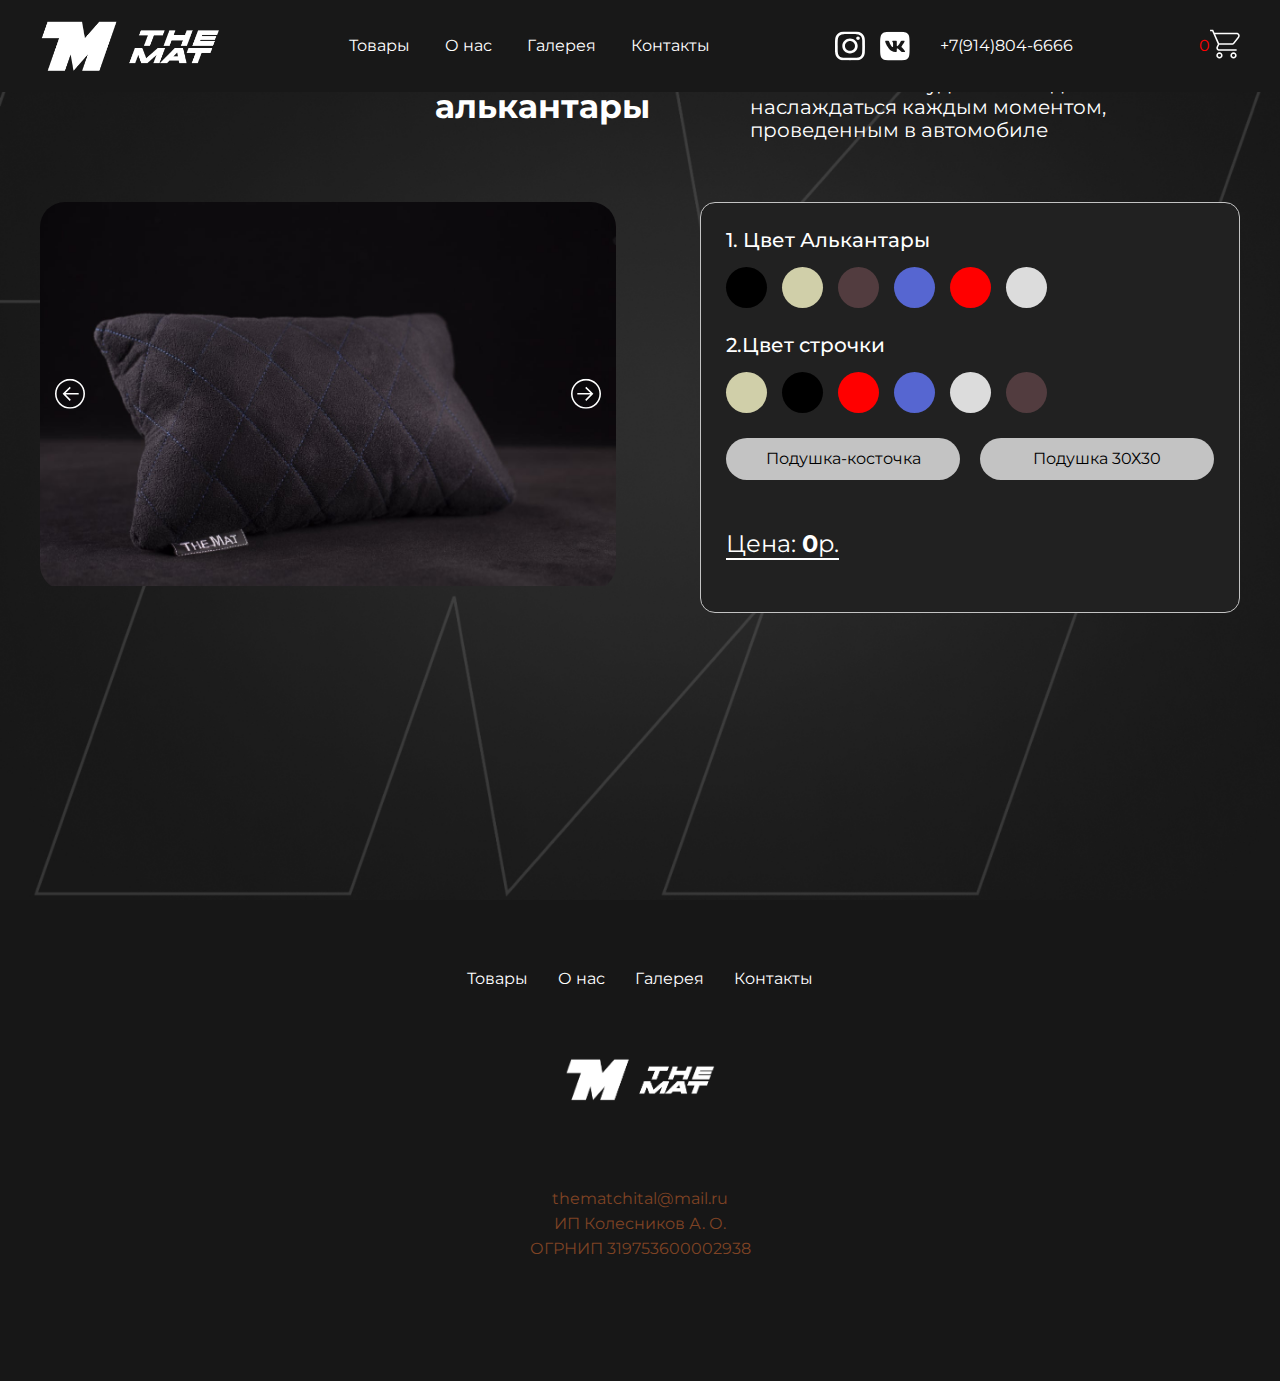
<file: pages/pillows.html>
<!doctype html>
<html lang="ru">
<head>
    <meta charset="UTF-8">
    <meta name="viewport" content="width=device-width, initial-scale=1.0">
    <title>The Mat</title>
    <link rel="stylesheet" href="./../style/style.css">
    <script src="./../script/burger.js" defer></script>
    <script src="./../script/libs/swiper-bundle.min.js" defer></script>
    <script src="./../script/capes.js" defer></script>
    <script src="./../script/pillows-cart.js" defer></script>
</head>
<body>
<header class="header">
    <div class="container">
        <div class="header__inner">
            <a href="#" class="logo header__logo">
                <img src="./../img/logo.png" alt="logo">
            </a>
            <div class="header__wr">
                <nav class="header-nav">
                    <ul class="header-nav__list">
                        <li><a href="#" class="header__link">Товары</a></li>
                        <li><a href="#" class="header__link">О нас</a></li>
                        <li><a href="#" class="header__link">Галерея</a></li>
                        <li><a href="#" class="header__link">Контакты</a></li>
                    </ul>
                </nav>
                <div class="header-contacts">
                    <div class="header-social">
                        <a href="#" class="header-social__link">
                            <svg width="100" height="97" viewBox="0 0 100 97" fill="none" xmlns="http://www.w3.org/2000/svg">
                                <g clip-path="url(#clip0_12_1254)">
                                    <path d="M49.9868 8.70632C63.3426 8.70632 64.9242 8.76298 70.1767 8.9896C75.0583 9.19735 77.6943 9.99055 79.4516 10.6516C81.7752 11.5203 83.4545 12.5779 85.1923 14.2587C86.9496 15.9584 88.0236 17.5637 88.9218 19.8111C89.6052 21.5108 90.4253 24.0793 90.6401 28.7818C90.8744 33.881 90.933 35.4107 90.933 48.3097C90.933 61.2275 90.8744 62.7573 90.6401 67.8375C90.4253 72.559 89.6052 75.1085 88.9218 76.8083C88.0236 79.0557 86.9301 80.6798 85.1923 82.3607C83.4349 84.0604 81.7752 85.0991 79.4516 85.9678C77.6943 86.6288 75.0387 87.422 70.1767 87.6298C64.9047 87.8564 63.3231 87.9131 49.9868 87.9131C36.6309 87.9131 35.0493 87.8564 29.7968 87.6298C24.9153 87.422 22.2793 86.6288 20.5219 85.9678C18.1983 85.0991 16.5191 84.0415 14.7812 82.3607C13.0239 80.6609 11.95 79.0557 11.0518 76.8083C10.3683 75.1085 9.54825 72.5401 9.33347 67.8375C9.09915 62.7384 9.04058 61.2086 9.04058 48.3097C9.04058 35.3919 9.09915 33.8621 9.33347 28.7818C9.54825 24.0604 10.3683 21.5108 11.0518 19.8111C11.95 17.5637 13.0434 15.9396 14.7812 14.2587C16.5386 12.559 18.1983 11.5203 20.5219 10.6516C22.2793 9.99055 24.9348 9.19735 29.7968 8.9896C35.0493 8.76298 36.6309 8.70632 49.9868 8.70632ZM49.9868 0C36.4161 0 34.7174 0.0566572 29.3868 0.283286C24.0757 0.509915 20.4243 1.34089 17.2611 2.53069C13.9611 3.77715 11.1689 5.4202 8.39622 8.12086C5.60399 10.8026 3.90522 13.5033 2.61649 16.6761C1.38635 19.7545 0.527204 23.2672 0.292891 28.4041C0.0585782 33.5788 0 35.2219 0 48.3475C0 61.473 0.0585782 63.1161 0.292891 68.2719C0.527204 73.4088 1.38635 76.9405 2.61649 79.9999C3.90522 83.1916 5.60399 85.8923 8.39622 88.5741C11.1689 91.2558 13.9612 92.9178 17.2415 94.1453C20.4243 95.3351 24.0561 96.1661 29.3672 96.3927C34.6978 96.6194 36.3966 96.676 49.9672 96.676C63.5379 96.676 65.2366 96.6194 70.5673 96.3927C75.8784 96.1661 79.5297 95.3351 82.693 94.1453C85.9733 92.9178 88.7656 91.2558 91.5383 88.5741C94.311 85.8923 96.0293 83.1916 97.2985 80.0188C98.5286 76.9405 99.3878 73.4277 99.6221 68.2908C99.8564 63.135 99.915 61.4919 99.915 48.3663C99.915 35.2408 99.8564 33.5977 99.6221 28.4419C99.3878 23.305 98.5286 19.7734 97.2985 16.7139C96.0683 13.5033 94.3696 10.8026 91.5773 8.12086C88.8046 5.43909 86.0124 3.77715 82.732 2.54957C79.5493 1.35977 75.9174 0.5288 70.6063 0.302172C65.2562 0.0566572 63.5574 0 49.9868 0Z" fill="white"/>
                                    <path d="M49.9869 23.5137C35.8109 23.5137 24.3101 34.6374 24.3101 48.3484C24.3101 62.0594 35.8109 73.1831 49.9869 73.1831C64.1628 73.1831 75.6637 62.0594 75.6637 48.3484C75.6637 34.6374 64.1628 23.5137 49.9869 23.5137ZM49.9869 64.4579C40.7901 64.4579 33.3311 57.2436 33.3311 48.3484C33.3311 39.4532 40.7901 32.2389 49.9869 32.2389C59.1836 32.2389 66.6426 39.4532 66.6426 48.3484C66.6426 57.2436 59.1836 64.4579 49.9869 64.4579Z" fill="white"/>
                                    <path d="M82.6736 22.5303C82.6736 25.7409 79.979 28.3283 76.6791 28.3283C73.3596 28.3283 70.6846 25.722 70.6846 22.5303C70.6846 19.3198 73.3792 16.7324 76.6791 16.7324C79.979 16.7324 82.6736 19.3387 82.6736 22.5303Z" fill="white"/>
                                </g>
                                <defs>
                                    <clipPath id="clip0_12_1254">
                                        <rect width="99.9735" height="96.6949" fill="white"/>
                                    </clipPath>
                                </defs>
                            </svg>
                        </a>
                        <a href="#" class="header-social__link">
                            <svg width="101" height="98" viewBox="0 0 101 98" fill="none" xmlns="http://www.w3.org/2000/svg">
                                <g clip-path="url(#clip0_12_1255)">
                                    <path fill-rule="evenodd" clip-rule="evenodd" d="M7.26383 7.59921C0.249023 14.384 0.249023 25.3073 0.249023 47.1474V51.1764C0.249023 73.0133 0.249023 83.9399 7.26383 90.7246C14.2786 97.5094 25.5723 97.5094 48.153 97.5094H52.3186C74.8959 97.5094 86.1929 97.5094 93.2078 90.7246C100.223 83.9399 100.223 73.0165 100.223 51.1764V47.1474C100.223 25.3105 100.223 14.384 93.2078 7.59921C86.1929 0.814453 74.8993 0.814453 52.3186 0.814453H48.153C25.5757 0.814453 14.2786 0.814453 7.26383 7.59921ZM20.0371 31.0316H27.3251C29.188 31.0316 29.8878 31.8213 30.5876 33.7745C34.1533 43.8179 40.1651 52.5978 42.6344 52.5978C43.5642 52.5978 43.9874 52.1852 43.9874 49.9065V39.5247C43.8205 36.5693 42.7529 35.2908 41.9623 34.344C41.4741 33.7594 41.0915 33.3012 41.0915 32.6529C41.0915 31.8632 41.788 31.0316 42.9443 31.0316H54.4013C55.9476 31.0316 56.4841 31.831 56.4841 33.623V47.5922C56.4841 49.0846 57.1539 49.6099 57.6171 49.6099C58.5436 49.6099 59.3167 49.0846 61.0162 47.4407C66.2682 41.7648 69.9739 33.0268 69.9739 33.0268C70.4371 31.9792 71.2935 31.0316 73.1464 31.0316H80.4344C82.6405 31.0316 83.1071 32.1307 82.6405 33.623C81.7141 37.7326 72.8331 49.8323 72.8331 49.8323C72.06 51.0281 71.7501 51.6244 72.8331 52.9685C73.2153 53.4863 74.0307 54.2594 74.963 55.1432C75.9166 56.0472 76.9924 57.067 77.8518 58.0482C80.9843 61.4551 83.3437 64.3301 84.0001 66.3091C84.6033 68.2978 83.5603 69.3067 81.4775 69.3067H74.1861C72.234 69.3067 71.2519 68.2493 69.1279 65.9627C68.2278 64.9936 67.1226 63.8038 65.6517 62.3801C61.3228 58.3479 59.4733 57.8258 58.3903 57.8258C56.924 57.8258 56.4841 58.2287 56.4841 60.2432V66.567C56.4841 68.2978 55.9109 69.3067 51.2755 69.3067C43.5542 69.3067 35.0664 64.7717 29.0447 56.4044C20.0071 44.1563 17.5377 34.893 17.5377 33.0268C17.5377 31.9792 17.9543 31.0316 20.0371 31.0316Z" fill="white"/>
                                </g>
                                <defs>
                                    <clipPath id="clip0_12_1255">
                                        <rect width="99.9735" height="96.6949" fill="white" transform="translate(0.249023 0.814453)"/>
                                    </clipPath>
                                </defs>
                            </svg>
                        </a>
                    </div>
                    <a href="tel:+79148046666" class="header__link header__phone">+7(914)804-6666</a>
                </div>
                <button class="header__close">
                    <svg width="24" height="24" viewBox="0 0 24 24" xmlns="http://www.w3.org/2000/svg">
                        <path d="M13.4099 11.9999L19.7099 5.70994C19.8982 5.52164 20.004 5.26624 20.004 4.99994C20.004 4.73364 19.8982 4.47825 19.7099 4.28994C19.5216 4.10164 19.2662 3.99585 18.9999 3.99585C18.7336 3.99585 18.4782 4.10164 18.2899 4.28994L11.9999 10.5899L5.70994 4.28994C5.52164 4.10164 5.26624 3.99585 4.99994 3.99585C4.73364 3.99585 4.47824 4.10164 4.28994 4.28994C4.10164 4.47825 3.99585 4.73364 3.99585 4.99994C3.99585 5.26624 4.10164 5.52164 4.28994 5.70994L10.5899 11.9999L4.28994 18.2899C4.19621 18.3829 4.12182 18.4935 4.07105 18.6154C4.02028 18.7372 3.99414 18.8679 3.99414 18.9999C3.99414 19.132 4.02028 19.2627 4.07105 19.3845C4.12182 19.5064 4.19621 19.617 4.28994 19.7099C4.3829 19.8037 4.4935 19.8781 4.61536 19.9288C4.73722 19.9796 4.86793 20.0057 4.99994 20.0057C5.13195 20.0057 5.26266 19.9796 5.38452 19.9288C5.50638 19.8781 5.61698 19.8037 5.70994 19.7099L11.9999 13.4099L18.2899 19.7099C18.3829 19.8037 18.4935 19.8781 18.6154 19.9288C18.7372 19.9796 18.8679 20.0057 18.9999 20.0057C19.132 20.0057 19.2627 19.9796 19.3845 19.9288C19.5064 19.8781 19.617 19.8037 19.7099 19.7099C19.8037 19.617 19.8781 19.5064 19.9288 19.3845C19.9796 19.2627 20.0057 19.132 20.0057 18.9999C20.0057 18.8679 19.9796 18.7372 19.9288 18.6154C19.8781 18.4935 19.8037 18.3829 19.7099 18.2899L13.4099 11.9999Z" fill="#fff"></path>
                    </svg>
                </button>
            </div>
            <span class="cart-icon">0</span>


            <a href="#" class="header__cart header__cart_hide">
                <svg width="80" height="78" viewBox="0 0 80 78" fill="none" xmlns="http://www.w3.org/2000/svg">
                    <path d="M62.6768 61.3328C64.8864 61.3328 67.0054 62.1817 68.5678 63.6929C70.1302 65.204 71.0079 67.2536 71.0079 69.3907C71.0079 71.5278 70.1302 73.5773 68.5678 75.0885C67.0054 76.5996 64.8864 77.4486 62.6768 77.4486C60.4673 77.4486 58.3482 76.5996 56.7858 75.0885C55.2234 73.5773 54.3457 71.5278 54.3457 69.3907C54.3457 67.2536 55.2234 65.204 56.7858 63.6929C58.3482 62.1817 60.4673 61.3328 62.6768 61.3328ZM62.6768 65.3617C61.572 65.3617 60.5125 65.7862 59.7313 66.5418C58.9501 67.2973 58.5113 68.3221 58.5113 69.3907C58.5113 70.4592 58.9501 71.484 59.7313 72.2396C60.5125 72.9952 61.572 73.4196 62.6768 73.4196C63.7816 73.4196 64.8411 72.9952 65.6223 72.2396C66.4035 71.484 66.8424 70.4592 66.8424 69.3907C66.8424 68.3221 66.4035 67.2973 65.6223 66.5418C64.8411 65.7862 63.7816 65.3617 62.6768 65.3617ZM25.1867 61.3328C27.3963 61.3328 29.5154 62.1817 31.0777 63.6929C32.6401 65.204 33.5179 67.2536 33.5179 69.3907C33.5179 71.5278 32.6401 73.5773 31.0777 75.0885C29.5154 76.5996 27.3963 77.4486 25.1867 77.4486C22.9772 77.4486 20.8581 76.5996 19.2957 75.0885C17.7334 73.5773 16.8556 71.5278 16.8556 69.3907C16.8556 67.2536 17.7334 65.204 19.2957 63.6929C20.8581 62.1817 22.9772 61.3328 25.1867 61.3328ZM25.1867 65.3617C24.082 65.3617 23.0224 65.7862 22.2412 66.5418C21.4601 67.2973 21.0212 68.3221 21.0212 69.3907C21.0212 70.4592 21.4601 71.484 22.2412 72.2396C23.0224 72.9952 24.082 73.4196 25.1867 73.4196C26.2915 73.4196 27.351 72.9952 28.1322 72.2396C28.9134 71.484 29.3523 70.4592 29.3523 69.3907C29.3523 68.3221 28.9134 67.2973 28.1322 66.5418C27.351 65.7862 26.2915 65.3617 25.1867 65.3617ZM71.0079 12.9853H13.8272L24.4369 37.159H58.5113C59.159 37.16 59.7979 37.014 60.3767 36.7327C60.9555 36.4514 61.4579 36.0427 61.8437 35.5394L74.3404 19.4236H74.3446C74.8065 18.8247 75.0872 18.1134 75.1553 17.3691C75.2233 16.6248 75.076 15.8768 74.7298 15.2088C74.3836 14.5409 73.8522 13.9792 73.195 13.5865C72.5377 13.1938 71.7805 12.9857 71.0079 12.9853ZM58.5113 41.188H24.6286L21.4377 47.4732L21.0212 49.2459C21.0212 50.3144 21.4601 51.3392 22.2412 52.0948C23.0224 52.8504 24.082 53.2749 25.1867 53.2749H71.0079V57.3038H25.1867C23.7362 57.3045 22.3105 56.9388 21.0509 56.243C19.7913 55.5472 18.7413 54.5453 18.0049 53.3365C17.2685 52.1277 16.8712 50.7539 16.8523 49.351C16.8333 47.9481 17.1935 46.5648 17.897 45.3378L20.8962 39.3991L5.76688 4.92739H0.193359V0.898438H8.52449L12.0611 8.95635H71.0079C72.582 8.95649 74.1238 9.38794 75.4548 10.2007C76.7858 11.0135 77.8515 12.1743 78.5284 13.5488C79.2054 14.9232 79.4659 16.455 79.2799 17.9668C79.0938 19.4786 78.4687 20.9084 77.4771 22.0907L65.3386 37.7473C64.5712 38.8101 63.5497 39.678 62.361 40.277C61.1723 40.8761 59.8516 41.1886 58.5113 41.188Z" fill="white"/>
                </svg>
            </a>
            <button class="header-burger">
                <svg width="27" height="22" viewBox="0 0 27 22" fill="none" xmlns="http://www.w3.org/2000/svg">
                    <g clip-path="url(#clip0_244_1906)">
                        <path d="M-0.306641 20.1668H27.307V17.1113H-0.306641V20.1668ZM-0.306641 1.8335V4.88905H27.307V1.8335H-0.306641ZM-0.306641 12.5279H27.307V9.47239H-0.306641V12.5279Z" fill="#fff"/>
                    </g>
                    <defs>
                        <clipPath id="clip0_244_1906">
                            <rect width="27" height="22" fill="white"/>
                        </clipPath>
                    </defs>
                </svg>
            </button>
        </div>
    </div>
</header>
<main class="main">
    <section class="capes">
        <div class="container">
            <div class="box-top">
                <h1 class="constructor__title box__title">
                    Подушки для авто из алькантары
                </h1>
                <div class="box-top__info">
                    Подушки в авто - отличный способ избавиться от неудобства сидений и наслаждаться каждым моментом, проведенным в автомобиле
                </div>
            </div>
            <div class="capes-constructor">
                <div class="capes-constructor__img box-constructor-slider">
                    <div class="swiper-wrapper">
                        <div class="swiper-slide">
                            <img src="./../img/pillows/IMG-8080.JPG" alt="pillow">
                        </div>
                        <div class="swiper-slide">
                            <img src="./../img/pillows/IMG-8082.JPG" alt="pillow">
                        </div>
                        <div class="swiper-slide">
                            <img src="./../img/pillows/IMG-8083.JPG" alt="pillow">
                        </div>
                        <div class="swiper-slide">
                            <img src="./../img/pillows/IMG-8084.JPG" alt="pillow">
                        </div>
                        <div class="swiper-slide">
                            <img src="./../img/pillows/IMG-8085.JPG" alt="pillow">
                        </div>
                        <div class="swiper-slide">
                            <img src="./../img/pillows/IMG-8086.JPG" alt="pillow">
                        </div>
                        <div class="swiper-slide">
                            <img src="./../img/pillows/IMG-8087.JPG" alt="pillow">
                        </div>
                        <div class="swiper-slide">
                            <img src="./../img/pillows/IMG-8088.JPG" alt="pillow">
                        </div>
                        <div class="swiper-slide">
                            <img src="./../img/pillows/IMG-8089.JPG" alt="pillow">
                        </div>
                        <div class="swiper-slide">
                            <img src="./../img/pillows/IMG-8090.JPG" alt="pillow">
                        </div>
                        <div class="swiper-slide">
                            <img src="./../img/pillows/IMG-8091.JPG" alt="pillow">
                        </div>
                        <div class="swiper-slide">
                            <img src="./../img/pillows/IMG-8092.JPG" alt="pillow">
                        </div>
                        <div class="swiper-slide">
                            <img src="./../img/pillows/IMG-8093.JPG" alt="pillow">
                        </div>
                        <div class="swiper-slide">
                            <img src="./../img/pillows/IMG-8094.JPG" alt="pillow">
                        </div>
                        <div class="swiper-slide">
                            <img src="./../img/pillows/IMG-8095.JPG" alt="pillow">
                        </div>
                        <div class="swiper-slide">
                            <img src="./../img/pillows/IMG-8096.JPG" alt="pillow">
                        </div>
                        <div class="swiper-slide">
                            <img src="./../img/pillows/IMG-8097.JPG" alt="pillow">
                        </div>
                        <div class="swiper-slide">
                            <img src="./../img/pillows/IMG-8098.JPG" alt="pillow">
                        </div>
                        <div class="swiper-slide">
                            <img src="./../img/pillows/IMG-8099.JPG" alt="pillow">
                        </div>
                        <div class="swiper-slide">
                            <img src="./../img/pillows/IMG-8100.JPG" alt="pillow">
                        </div>
                        <div class="swiper-slide">
                            <img src="./../img/pillows/IMG-8101.JPG" alt="pillow">
                        </div>
                        <div class="swiper-slide">
                            <img src="./../img/pillows/IMG-8102.JPG" alt="pillow">
                        </div>
                        <div class="swiper-slide">
                            <img src="./../img/pillows/IMG-8103.JPG" alt="pillow">
                        </div>
                        <div class="swiper-slide">
                            <img src="./../img/pillows/IMG-8104.JPG" alt="pillow">
                        </div>
                        <div class="swiper-slide">
                            <img src="./../img/pillows/IMG-8105.JPG" alt="pillow">
                        </div>
                        <div class="swiper-slide">
                            <img src="./../img/pillows/IMG-8106.JPG" alt="pillow">
                        </div>
                        <div class="swiper-slide">
                            <img src="./../img/pillows/IMG-8107.JPG" alt="pillow">
                        </div>
                        <div class="swiper-slide">
                            <img src="./../img/pillows/IMG-8108.JPG" alt="pillow">
                        </div>
                        <div class="swiper-slide">
                            <img src="./../img/pillows/IMG-8109.JPG" alt="pillow">
                        </div>
                    </div>
                    <button class="box-constructor-slider__button box-constructor-slider__button_left">
                        <svg width="30" height="30" viewBox="0 0 30 30" fill="none" xmlns="http://www.w3.org/2000/svg">
                            <path d="M23.6842 15.7895H10.6579L15.7895 20.9211L14.7411 22.1053L7.63579 15L14.7411 7.89474L15.7895 9.07895L10.6579 14.2105H23.6842V15.7895ZM0 15C-2.93527e-08 13.0302 0.387986 11.0796 1.14181 9.25975C1.89563 7.43987 3.00052 5.78628 4.3934 4.3934C5.78628 3.00052 7.43986 1.89563 9.25975 1.14181C11.0796 0.387987 13.0302 0 15 0C16.9698 0 18.9204 0.387987 20.7403 1.14181C22.5601 1.89563 24.2137 3.00052 25.6066 4.3934C26.9995 5.78628 28.1044 7.43987 28.8582 9.25975C29.612 11.0796 30 13.0302 30 15C30 18.9782 28.4196 22.7936 25.6066 25.6066C22.7936 28.4196 18.9782 30 15 30C11.0218 30 7.20644 28.4196 4.3934 25.6066C1.58035 22.7936 5.92805e-08 18.9782 0 15ZM1.57895 15C1.57895 18.5595 2.99295 21.9732 5.50988 24.4901C8.02682 27.0071 11.4405 28.4211 15 28.4211C18.5595 28.4211 21.9732 27.0071 24.4901 24.4901C27.0071 21.9732 28.4211 18.5595 28.4211 15C28.4211 11.4405 27.0071 8.02682 24.4901 5.50988C21.9732 2.99295 18.5595 1.57895 15 1.57895C11.4405 1.57895 8.02682 2.99295 5.50988 5.50988C2.99295 8.02682 1.57895 11.4405 1.57895 15Z" fill="white"/>
                        </svg>
                    </button>
                    <button class="box-constructor-slider__button box-constructor-slider__button_right">
                        <svg width="30" height="30" viewBox="0 0 30 30" fill="none" xmlns="http://www.w3.org/2000/svg">
                            <path d="M6.31579 14.2105H19.3421L14.2105 9.07895L15.2589 7.89474L22.3642 15L15.2589 22.1053L14.2105 20.9211L19.3421 15.7895H6.31579V14.2105ZM30 15C30 16.9698 29.612 18.9204 28.8582 20.7403C28.1044 22.5601 26.9995 24.2137 25.6066 25.6066C24.2137 26.9995 22.5601 28.1044 20.7403 28.8582C18.9204 29.612 16.9698 30 15 30C13.0302 30 11.0796 29.612 9.25975 28.8582C7.43987 28.1044 5.78628 26.9995 4.3934 25.6066C3.00052 24.2137 1.89563 22.5601 1.14181 20.7403C0.387986 18.9204 -2.93527e-08 16.9698 0 15C5.92805e-08 11.0218 1.58035 7.20644 4.3934 4.3934C7.20644 1.58035 11.0218 0 15 0C18.9782 0 22.7936 1.58035 25.6066 4.3934C28.4196 7.20644 30 11.0218 30 15ZM28.4211 15C28.4211 11.4405 27.0071 8.02682 24.4901 5.50988C21.9732 2.99295 18.5595 1.57895 15 1.57895C11.4405 1.57895 8.02682 2.99295 5.50988 5.50988C2.99295 8.02682 1.57895 11.4405 1.57895 15C1.57895 18.5595 2.99295 21.9732 5.50988 24.4901C8.02682 27.0071 11.4405 28.4211 15 28.4211C18.5595 28.4211 21.9732 27.0071 24.4901 24.4901C27.0071 21.9732 28.4211 18.5595 28.4211 15Z" fill="white"/>
                        </svg>
                    </button>
                </div>
                <form action="#" class="capes-constructor__settings">
                    <div class="capes-constructor__item capes-constructor__item_alc">
                        <h2 class="box-constructor__subtitle">
                            1. Цвет Алькантары
                        </h2>
                        <div class="box-constructor__colors constructor-filler-view__skin constructor-filler-view__skin_romb-1-black">
                            <input value="чёрная подушка" name="capes-color-alc" id="capes-color-alc-1" aria-label="" type="radio">
                            <label class="constructor-filler-view__black" for="capes-color-alc-1"></label>
                            <input value="бежевая алькантара" name="capes-color-alc" id="capes-color-alc-2" aria-label="" type="radio">
                            <label class="constructor-filler-view__sand" for="capes-color-alc-2"></label>
                            <input value="коричневая алькантара" name="capes-color-alc" id="capes-color-alc-3" aria-label="" type="radio">
                            <label class="constructor-filler-view__brown" for="capes-color-alc-3"></label>
                            <input value="синяя алькантара" name="capes-color-alc" id="capes-color-alc-4" aria-label="" type="radio">
                            <label class="constructor-filler-view__blue" for="capes-color-alc-4"></label>
                            <input value="красная алькантара" name="capes-color-alc" id="capes-color-alc-5" aria-label="" type="radio">
                            <label class="constructor-filler-view__red" for="capes-color-alc-5"></label>
                            <input value="серая алькантара" name="capes-color-alc" id="capes-color-alc-6" aria-label="" type="radio">
                            <label class="constructor-filler-view__gray" for="capes-color-alc-6"></label>
                        </div>
                    </div>
                    <div class="capes-constructor__item box-constructor__item_str">
                        <h2 class="box-constructor__subtitle">
                            2.Цвет строчки
                        </h2>
                        <div class="box-constructor__colors constructor-filler-view__skin constructor-filler-view__skin_romb-1-black">
                            <input value="бежевая подушечная нить" name="capes-color-thread" id="capes-color-thread-1" aria-label="" type="radio">
                            <label class="constructor-filler-view__sand" for="capes-color-thread-1"></label>
                            <input value="чёрная подушечная нить" name="capes-color-thread" id="capes-color-thread-2" aria-label="" type="radio">
                            <label class="constructor-filler-view__black" for="capes-color-thread-2"></label>
                            <input value="красная подушечная нить" name="capes-color-thread" id="capes-color-thread-3" aria-label="" type="radio">
                            <label class="constructor-filler-view__red" for="capes-color-thread-3"></label>
                            <input value="синяя подушечная нить" name="capes-color-thread" id="capes-color-thread-4" aria-label="" type="radio">
                            <label class="constructor-filler-view__blue" for="capes-color-thread-4"></label>
                            <input value="серая подушечная нить" name="capes-color-thread" id="capes-color-thread-5" aria-label="" type="radio">
                            <label class="constructor-filler-view__gray" for="capes-color-thread-5"></label>
                            <input value="коричневая подушечная нить" name="capes-color-thread" id="capes-color-thread-6" aria-label="" type="radio">
                            <label class="constructor-filler-view__brown" for="capes-color-thread-6"></label>
                        </div>
                    </div>
                    <div class="capes-choice">
                        <input value="600" name="capes-row" id="capes-row-1" aria-label="Подушка-косточка" type="radio" class="capes-choice__button">
                        <label for="capes-row-1">Подушка-косточка</label>
                        <input value="900" name="capes-row" id="capes-row-2" aria-label="Подушка 30Х30" type="radio" class="capes-choice__button">
                        <label for="capes-row-2">Подушка 30Х30</label>
                    </div>
                    <div class="box-constructor-price capes-constructor-price">
                        <div class="box-constructor-price__info capes-constructor-price__info">
                            Цена: <span class="box-constructor-price__sum">0</span>р.
                        </div>
                        <button class="capes__button">
                            купить
                        </button>
                        <span class="constructor__error">
                            выбери все пункты
                        </span>
                    </div>
                </form>
            </div>
        </div>
    </section>
</main>
<footer class="footer">
    <div class="container">
        <div class="footer__inner">
            <nav class="footer-nav">
                <ul class="footer-nav__list">
                    <li><a href="#" class="footer__link">Товары</a></li>
                    <li><a href="#" class="footer__link">О нас</a></li>
                    <li><a href="#" class="footer__link">Галерея</a></li>
                    <li><a href="#" class="footer__link">Контакты</a></li>
                </ul>
            </nav>
            <a href="#" class="logo footer__logo">
                <img src="./../img/logo.png" alt="logo">
            </a>
            <div class="footer__info">
                <a href="mailto:thematchital@mail.ru">thematchital@mail.ru</a>
                <span>ИП Колесников А. О.</span>
                <span>ОГРНИП 319753600002938</span>
            </div>
        </div>
    </div>
</footer>
<div class="overlay">
    <div class="cart">
        <h2 class="cart__title">
            Ваш заказ
        </h2>
        <div class="cart__wr">

        </div>
        <div class="cart__box">

        </div>
        <button class="cart__close">
            <svg xmlns="http://www.w3.org/2000/svg" width="18" height="18" viewBox="0 0 18 18" fill="none">
                <path d="M10.4099 9.00019L16.7099 2.71019C16.8982 2.52188 17.004 2.26649 17.004 2.00019C17.004 1.73388 16.8982 1.47849 16.7099 1.29019C16.5216 1.10188 16.2662 0.996094 15.9999 0.996094C15.7336 0.996094 15.4782 1.10188 15.2899 1.29019L8.99994 7.59019L2.70994 1.29019C2.52164 1.10188 2.26624 0.996094 1.99994 0.996094C1.73364 0.996094 1.47824 1.10188 1.28994 1.29019C1.10164 1.47849 0.995847 1.73388 0.995847 2.00019C0.995847 2.26649 1.10164 2.52188 1.28994 2.71019L7.58994 9.00019L1.28994 15.2902C1.19621 15.3831 1.12182 15.4937 1.07105 15.6156C1.02028 15.7375 0.994141 15.8682 0.994141 16.0002C0.994141 16.1322 1.02028 16.2629 1.07105 16.3848C1.12182 16.5066 1.19621 16.6172 1.28994 16.7102C1.3829 16.8039 1.4935 16.8783 1.61536 16.9291C1.73722 16.9798 1.86793 17.006 1.99994 17.006C2.13195 17.006 2.26266 16.9798 2.38452 16.9291C2.50638 16.8783 2.61698 16.8039 2.70994 16.7102L8.99994 10.4102L15.2899 16.7102C15.3829 16.8039 15.4935 16.8783 15.6154 16.9291C15.7372 16.9798 15.8679 17.006 15.9999 17.006C16.132 17.006 16.2627 16.9798 16.3845 16.9291C16.5064 16.8783 16.617 16.8039 16.7099 16.7102C16.8037 16.6172 16.8781 16.5066 16.9288 16.3848C16.9796 16.2629 17.0057 16.1322 17.0057 16.0002C17.0057 15.8682 16.9796 15.7375 16.9288 15.6156C16.8781 15.4937 16.8037 15.3831 16.7099 15.2902L10.4099 9.00019Z" fill="black"/>
            </svg>
        </button>
        <button class="cart__button">
            Оформить заказ
        </button>
    </div>
</div>
</body>
</html>
</file>
<file: style/style.css>
@charset "UTF-8";
@font-face {
  font-family: "Montserrat";
  src: url("./../fonts/Montserrat/Montserrat-SemiBold.eot");
  src: url("./../fonts/Montserrat/Montserrat-SemiBold.eot?#iefix") format("embedded-opentype"), url("./../fonts/Montserrat/Montserrat-SemiBold.woff2") format("woff2"), url("./../fonts/Montserrat/Montserrat-SemiBold.woff") format("woff"), url("./../fonts/Montserrat/Montserrat-SemiBold.ttf") format("truetype");
  font-weight: 600;
  font-style: normal;
  font-display: swap;
}
@font-face {
  font-family: "Montserrat";
  src: url("./../fonts/Montserrat/Montserrat-Regular.eot");
  src: url("./../fonts/Montserrat/Montserrat-Regular.eot?#iefix") format("embedded-opentype"), url("./../fonts/Montserrat/Montserrat-Regular.woff2") format("woff2"), url("./../fonts/Montserrat/Montserrat-Regular.woff") format("woff"), url("./../fonts/Montserrat/Montserrat-Regular.ttf") format("truetype");
  font-weight: normal;
  font-style: normal;
  font-display: swap;
}
@font-face {
  font-family: "Montserrat";
  src: url("./../fonts/Montserrat/Montserrat-Bold.eot");
  src: url("./../fonts/Montserrat/Montserrat-Bold.eot?#iefix") format("embedded-opentype"), url("./../fonts/Montserrat/Montserrat-Bold.woff2") format("woff2"), url("./../fonts/Montserrat/Montserrat-Bold.woff") format("woff"), url("./../fonts/Montserrat/Montserrat-Bold.ttf") format("truetype");
  font-weight: 700;
  font-style: normal;
  font-display: swap;
}
@font-face {
  font-family: "Montserrat";
  src: url("./../fonts/Montserrat/Montserrat-Medium.eot");
  src: url("./../fonts/Montserrat/Montserrat-Medium.eot?#iefix") format("embedded-opentype"), url("./../fonts/Montserrat/Montserrat-Medium.woff2") format("woff2"), url("./../fonts/Montserrat/Montserrat-Medium.woff") format("woff"), url("./../fonts/Montserrat/Montserrat-Medium.ttf") format("truetype");
  font-weight: 500;
  font-style: normal;
  font-display: swap;
}
html {
  line-height: 1.15;
  /* 1 */
  -webkit-text-size-adjust: 100%;
  /* 2 */
}

body {
  margin: 0;
}

main {
  display: block;
}

hr {
  box-sizing: content-box;
  /* 1 */
  height: 0;
  /* 1 */
  overflow: visible;
  /* 2 */
}

pre {
  font-family: monospace, monospace;
  /* 1 */
  font-size: 1em;
  /* 2 */
}

a {
  background-color: transparent;
}

abbr[title] {
  border-bottom: none;
  /* 1 */
  text-decoration: underline;
  /* 2 */
}

b,
strong {
  font-weight: bolder;
}

code,
kbd,
samp {
  font-family: monospace, monospace;
  /* 1 */
  font-size: 1em;
  /* 2 */
}

small {
  font-size: 80%;
}

sub,
sup {
  font-size: 75%;
  line-height: 0;
  position: relative;
  vertical-align: baseline;
}

sub {
  bottom: -0.25em;
}

sup {
  top: -0.5em;
}

img {
  border-style: none;
}

button,
input,
optgroup,
select,
textarea {
  font-family: inherit;
  /* 1 */
  font-size: 100%;
  /* 1 */
  line-height: 1.15;
  /* 1 */
  margin: 0;
  /* 2 */
}

button,
input {
  /* 1 */
  overflow: visible;
}

button,
select {
  /* 1 */
  text-transform: none;
}

button,
[type=button],
[type=reset],
[type=submit] {
  -webkit-appearance: button;
}

button::-moz-focus-inner,
[type=button]::-moz-focus-inner,
[type=reset]::-moz-focus-inner,
[type=submit]::-moz-focus-inner {
  border-style: none;
  padding: 0;
}

button:-moz-focusring,
[type=button]:-moz-focusring,
[type=reset]:-moz-focusring,
[type=submit]:-moz-focusring {
  outline: 1px dotted ButtonText;
}

fieldset {
  padding: 0.35em 0.75em 0.625em;
}

legend {
  box-sizing: border-box;
  /* 1 */
  color: inherit;
  /* 2 */
  display: table;
  /* 1 */
  max-width: 100%;
  /* 1 */
  padding: 0;
  /* 3 */
  white-space: normal;
  /* 1 */
}

progress {
  vertical-align: baseline;
}

textarea {
  overflow: auto;
}

[type=checkbox],
[type=radio] {
  box-sizing: border-box;
  /* 1 */
  padding: 0;
  /* 2 */
}

[type=number]::-webkit-inner-spin-button,
[type=number]::-webkit-outer-spin-button {
  height: auto;
}

[type=search] {
  -webkit-appearance: textfield;
  /* 1 */
  outline-offset: -2px;
  /* 2 */
}

[type=search]::-webkit-search-decoration {
  -webkit-appearance: none;
}

::-webkit-file-upload-button {
  -webkit-appearance: button;
  /* 1 */
  font: inherit;
  /* 2 */
}

details {
  display: block;
}

summary {
  display: list-item;
}

template {
  display: none;
}

[hidden] {
  display: none;
}

@font-face {
  font-family: swiper-icons;
  src: url("data:application/font-woff;charset=utf-8;base64, [base64]//wADZ2x5ZgAAAywAAADMAAAD2MHtryVoZWFkAAABbAAAADAAAAA2E2+eoWhoZWEAAAGcAAAAHwAAACQC9gDzaG10eAAAAigAAAAZAAAArgJkABFsb2NhAAAC0AAAAFoAAABaFQAUGG1heHAAAAG8AAAAHwAAACAAcABAbmFtZQAAA/gAAAE5AAACXvFdBwlwb3N0AAAFNAAAAGIAAACE5s74hXjaY2BkYGAAYpf5Hu/j+W2+MnAzMYDAzaX6QjD6/4//Bxj5GA8AuRwMYGkAPywL13jaY2BkYGA88P8Agx4j+/8fQDYfA1AEBWgDAIB2BOoAeNpjYGRgYNBh4GdgYgABEMnIABJzYNADCQAACWgAsQB42mNgYfzCOIGBlYGB0YcxjYGBwR1Kf2WQZGhhYGBiYGVmgAFGBiQQkOaawtDAoMBQxXjg/wEGPcYDDA4wNUA2CCgwsAAAO4EL6gAAeNpj2M0gyAACqxgGNWBkZ2D4/wMA+xkDdgAAAHjaY2BgYGaAYBkGRgYQiAHyGMF8FgYHIM3DwMHABGQrMOgyWDLEM1T9/w8UBfEMgLzE////P/5//f/V/xv+r4eaAAeMbAxwIUYmIMHEgKYAYjUcsDAwsLKxc3BycfPw8jEQA/[base64]/uznmfPFBNODM2K7MTQ45YEAZqGP81AmGGcF3iPqOop0r1SPTaTbVkfUe4HXj97wYE+yNwWYxwWu4v1ugWHgo3S1XdZEVqWM7ET0cfnLGxWfkgR42o2PvWrDMBSFj/IHLaF0zKjRgdiVMwScNRAoWUoH78Y2icB/yIY09An6AH2Bdu/UB+yxopYshQiEvnvu0dURgDt8QeC8PDw7Fpji3fEA4z/PEJ6YOB5hKh4dj3EvXhxPqH/SKUY3rJ7srZ4FZnh1PMAtPhwP6fl2PMJMPDgeQ4rY8YT6Gzao0eAEA409DuggmTnFnOcSCiEiLMgxCiTI6Cq5DZUd3Qmp10vO0LaLTd2cjN4fOumlc7lUYbSQcZFkutRG7g6JKZKy0RmdLY680CDnEJ+UMkpFFe1RN7nxdVpXrC4aTtnaurOnYercZg2YVmLN/d/gczfEimrE/fs/bOuq29Zmn8tloORaXgZgGa78yO9/cnXm2BpaGvq25Dv9S4E9+5SIc9PqupJKhYFSSl47+Qcr1mYNAAAAeNptw0cKwkAAAMDZJA8Q7OUJvkLsPfZ6zFVERPy8qHh2YER+3i/BP83vIBLLySsoKimrqKqpa2hp6+jq6RsYGhmbmJqZSy0sraxtbO3sHRydnEMU4uR6yx7JJXveP7WrDycAAAAAAAH//wACeNpjYGRgYOABYhkgZgJCZgZNBkYGLQZtIJsFLMYAAAw3ALgAeNolizEKgDAQBCchRbC2sFER0YD6qVQiBCv/H9ezGI6Z5XBAw8CBK/m5iQQVauVbXLnOrMZv2oLdKFa8Pjuru2hJzGabmOSLzNMzvutpB3N42mNgZGBg4GKQYzBhYMxJLMlj4GBgAYow/P/PAJJhLM6sSoWKfWCAAwDAjgbRAAB42mNgYGBkAIIbCZo5IPrmUn0hGA0AO8EFTQAA");
  font-weight: 400;
  font-style: normal;
}
:root {
  --swiper-theme-color:#007aff;
}

.swiper {
  margin-left: auto;
  margin-right: auto;
  position: relative;
  overflow: hidden;
  list-style: none;
  padding: 0;
  z-index: 1;
}

.swiper-vertical > .swiper-wrapper {
  flex-direction: column;
}

.swiper-wrapper {
  position: relative;
  width: 100%;
  height: 100%;
  z-index: 1;
  display: flex;
  transition-property: transform;
  box-sizing: content-box;
}

.swiper-android .swiper-slide, .swiper-wrapper {
  transform: translate3d(0px, 0, 0);
}

.swiper-pointer-events {
  touch-action: pan-y;
}

.swiper-pointer-events.swiper-vertical {
  touch-action: pan-x;
}

.swiper-slide {
  flex-shrink: 0;
  width: 100%;
  height: 100%;
  position: relative;
  transition-property: transform;
}

.swiper-slide-invisible-blank {
  visibility: hidden;
}

.swiper-autoheight, .swiper-autoheight .swiper-slide {
  height: auto;
}

.swiper-autoheight .swiper-wrapper {
  align-items: flex-start;
  transition-property: transform, height;
}

.swiper-3d, .swiper-3d.swiper-css-mode .swiper-wrapper {
  perspective: 1200px;
}

.swiper-3d .swiper-cube-shadow, .swiper-3d .swiper-slide, .swiper-3d .swiper-slide-shadow, .swiper-3d .swiper-slide-shadow-bottom, .swiper-3d .swiper-slide-shadow-left, .swiper-3d .swiper-slide-shadow-right, .swiper-3d .swiper-slide-shadow-top, .swiper-3d .swiper-wrapper {
  transform-style: preserve-3d;
}

.swiper-3d .swiper-slide-shadow, .swiper-3d .swiper-slide-shadow-bottom, .swiper-3d .swiper-slide-shadow-left, .swiper-3d .swiper-slide-shadow-right, .swiper-3d .swiper-slide-shadow-top {
  position: absolute;
  left: 0;
  top: 0;
  width: 100%;
  height: 100%;
  pointer-events: none;
  z-index: 10;
}

.swiper-3d .swiper-slide-shadow {
  background: rgba(0, 0, 0, 0.15);
}

.swiper-3d .swiper-slide-shadow-left {
  background-image: linear-gradient(to left, rgba(0, 0, 0, 0.5), rgba(0, 0, 0, 0));
}

.swiper-3d .swiper-slide-shadow-right {
  background-image: linear-gradient(to right, rgba(0, 0, 0, 0.5), rgba(0, 0, 0, 0));
}

.swiper-3d .swiper-slide-shadow-top {
  background-image: linear-gradient(to top, rgba(0, 0, 0, 0.5), rgba(0, 0, 0, 0));
}

.swiper-3d .swiper-slide-shadow-bottom {
  background-image: linear-gradient(to bottom, rgba(0, 0, 0, 0.5), rgba(0, 0, 0, 0));
}

.swiper-css-mode > .swiper-wrapper {
  overflow: auto;
  scrollbar-width: none;
  -ms-overflow-style: none;
}

.swiper-css-mode > .swiper-wrapper::-webkit-scrollbar {
  display: none;
}

.swiper-css-mode > .swiper-wrapper > .swiper-slide {
  scroll-snap-align: start start;
}

.swiper-horizontal.swiper-css-mode > .swiper-wrapper {
  scroll-snap-type: x mandatory;
}

.swiper-vertical.swiper-css-mode > .swiper-wrapper {
  scroll-snap-type: y mandatory;
}

.swiper-centered > .swiper-wrapper::before {
  content: "";
  flex-shrink: 0;
  order: 9999;
}

.swiper-centered.swiper-horizontal > .swiper-wrapper > .swiper-slide:first-child {
  margin-inline-start: var(--swiper-centered-offset-before);
}

.swiper-centered.swiper-horizontal > .swiper-wrapper::before {
  height: 100%;
  min-height: 1px;
  width: var(--swiper-centered-offset-after);
}

.swiper-centered.swiper-vertical > .swiper-wrapper > .swiper-slide:first-child {
  margin-block-start: var(--swiper-centered-offset-before);
}

.swiper-centered.swiper-vertical > .swiper-wrapper::before {
  width: 100%;
  min-width: 1px;
  height: var(--swiper-centered-offset-after);
}

.swiper-centered > .swiper-wrapper > .swiper-slide {
  scroll-snap-align: center center;
}

.swiper-virtual.swiper-css-mode .swiper-wrapper::after {
  content: "";
  position: absolute;
  left: 0;
  top: 0;
  pointer-events: none;
}

.swiper-virtual.swiper-css-mode.swiper-horizontal .swiper-wrapper::after {
  height: 1px;
  width: var(--swiper-virtual-size);
}

.swiper-virtual.swiper-css-mode.swiper-vertical .swiper-wrapper::after {
  width: 1px;
  height: var(--swiper-virtual-size);
}

:root {
  --swiper-navigation-size:44px;
}

.swiper-button-next, .swiper-button-prev {
  position: absolute;
  top: 50%;
  width: calc(var(--swiper-navigation-size)/ 44 * 27);
  height: var(--swiper-navigation-size);
  margin-top: calc(0px - (var(--swiper-navigation-size)/ 2));
  z-index: 10;
  cursor: pointer;
  display: flex;
  align-items: center;
  justify-content: center;
  color: var(--swiper-navigation-color, var(--swiper-theme-color));
}

.swiper-button-next.swiper-button-disabled, .swiper-button-prev.swiper-button-disabled {
  opacity: 0.35;
  cursor: auto;
  pointer-events: none;
}

.swiper-button-next:after, .swiper-button-prev:after {
  font-family: swiper-icons;
  font-size: var(--swiper-navigation-size);
  text-transform: none !important;
  letter-spacing: 0;
  text-transform: none;
  font-variant: initial;
  line-height: 1;
}

.swiper-button-prev, .swiper-rtl .swiper-button-next {
  left: 10px;
  right: auto;
}

.swiper-button-prev:after, .swiper-rtl .swiper-button-next:after {
  content: "prev";
}

.swiper-button-next, .swiper-rtl .swiper-button-prev {
  right: 10px;
  left: auto;
}

.swiper-button-next:after, .swiper-rtl .swiper-button-prev:after {
  content: "next";
}

.swiper-button-lock {
  display: none;
}

.swiper-pagination {
  position: absolute;
  text-align: center;
  transition: 0.3s opacity;
  transform: translate3d(0, 0, 0);
  z-index: 10;
}

.swiper-pagination.swiper-pagination-hidden {
  opacity: 0;
}

.swiper-horizontal > .swiper-pagination-bullets, .swiper-pagination-bullets.swiper-pagination-horizontal, .swiper-pagination-custom, .swiper-pagination-fraction {
  bottom: 10px;
  left: 0;
  width: 100%;
}

.swiper-pagination-bullets-dynamic {
  overflow: hidden;
  font-size: 0;
}

.swiper-pagination-bullets-dynamic .swiper-pagination-bullet {
  transform: scale(0.33);
  position: relative;
}

.swiper-pagination-bullets-dynamic .swiper-pagination-bullet-active {
  transform: scale(1);
}

.swiper-pagination-bullets-dynamic .swiper-pagination-bullet-active-main {
  transform: scale(1);
}

.swiper-pagination-bullets-dynamic .swiper-pagination-bullet-active-prev {
  transform: scale(0.66);
}

.swiper-pagination-bullets-dynamic .swiper-pagination-bullet-active-prev-prev {
  transform: scale(0.33);
}

.swiper-pagination-bullets-dynamic .swiper-pagination-bullet-active-next {
  transform: scale(0.66);
}

.swiper-pagination-bullets-dynamic .swiper-pagination-bullet-active-next-next {
  transform: scale(0.33);
}

.swiper-pagination-bullet {
  width: var(--swiper-pagination-bullet-width, var(--swiper-pagination-bullet-size, 8px));
  height: var(--swiper-pagination-bullet-height, var(--swiper-pagination-bullet-size, 8px));
  display: inline-block;
  border-radius: 50%;
  background: var(--swiper-pagination-bullet-inactive-color, #000);
  opacity: var(--swiper-pagination-bullet-inactive-opacity, 0.2);
}

button.swiper-pagination-bullet {
  border: none;
  margin: 0;
  padding: 0;
  box-shadow: none;
  -webkit-appearance: none;
  appearance: none;
}

.swiper-pagination-clickable .swiper-pagination-bullet {
  cursor: pointer;
}

.swiper-pagination-bullet:only-child {
  display: none !important;
}

.swiper-pagination-bullet-active {
  opacity: var(--swiper-pagination-bullet-opacity, 1);
  background: var(--swiper-pagination-color, var(--swiper-theme-color));
}

.swiper-pagination-vertical.swiper-pagination-bullets, .swiper-vertical > .swiper-pagination-bullets {
  right: 10px;
  top: 50%;
  transform: translate3d(0px, -50%, 0);
}

.swiper-pagination-vertical.swiper-pagination-bullets .swiper-pagination-bullet, .swiper-vertical > .swiper-pagination-bullets .swiper-pagination-bullet {
  margin: var(--swiper-pagination-bullet-vertical-gap, 6px) 0;
  display: block;
}

.swiper-pagination-vertical.swiper-pagination-bullets.swiper-pagination-bullets-dynamic, .swiper-vertical > .swiper-pagination-bullets.swiper-pagination-bullets-dynamic {
  top: 50%;
  transform: translateY(-50%);
  width: 8px;
}

.swiper-pagination-vertical.swiper-pagination-bullets.swiper-pagination-bullets-dynamic .swiper-pagination-bullet, .swiper-vertical > .swiper-pagination-bullets.swiper-pagination-bullets-dynamic .swiper-pagination-bullet {
  display: inline-block;
  transition: 0.2s transform, 0.2s top;
}

.swiper-horizontal > .swiper-pagination-bullets .swiper-pagination-bullet, .swiper-pagination-horizontal.swiper-pagination-bullets .swiper-pagination-bullet {
  margin: 0 var(--swiper-pagination-bullet-horizontal-gap, 4px);
}

.swiper-horizontal > .swiper-pagination-bullets.swiper-pagination-bullets-dynamic, .swiper-pagination-horizontal.swiper-pagination-bullets.swiper-pagination-bullets-dynamic {
  left: 50%;
  transform: translateX(-50%);
  white-space: nowrap;
}

.swiper-horizontal > .swiper-pagination-bullets.swiper-pagination-bullets-dynamic .swiper-pagination-bullet, .swiper-pagination-horizontal.swiper-pagination-bullets.swiper-pagination-bullets-dynamic .swiper-pagination-bullet {
  transition: 0.2s transform, 0.2s left;
}

.swiper-horizontal.swiper-rtl > .swiper-pagination-bullets-dynamic .swiper-pagination-bullet {
  transition: 0.2s transform, 0.2s right;
}

.swiper-pagination-progressbar {
  background: rgba(0, 0, 0, 0.25);
  position: absolute;
}

.swiper-pagination-progressbar .swiper-pagination-progressbar-fill {
  background: var(--swiper-pagination-color, var(--swiper-theme-color));
  position: absolute;
  left: 0;
  top: 0;
  width: 100%;
  height: 100%;
  transform: scale(0);
  transform-origin: left top;
}

.swiper-rtl .swiper-pagination-progressbar .swiper-pagination-progressbar-fill {
  transform-origin: right top;
}

.swiper-horizontal > .swiper-pagination-progressbar, .swiper-pagination-progressbar.swiper-pagination-horizontal, .swiper-pagination-progressbar.swiper-pagination-vertical.swiper-pagination-progressbar-opposite, .swiper-vertical > .swiper-pagination-progressbar.swiper-pagination-progressbar-opposite {
  width: 100%;
  height: 4px;
  left: 0;
  top: 0;
}

.swiper-horizontal > .swiper-pagination-progressbar.swiper-pagination-progressbar-opposite, .swiper-pagination-progressbar.swiper-pagination-horizontal.swiper-pagination-progressbar-opposite, .swiper-pagination-progressbar.swiper-pagination-vertical, .swiper-vertical > .swiper-pagination-progressbar {
  width: 4px;
  height: 100%;
  left: 0;
  top: 0;
}

.swiper-pagination-lock {
  display: none;
}

.swiper-scrollbar {
  border-radius: 10px;
  position: relative;
  -ms-touch-action: none;
  background: rgba(0, 0, 0, 0.1);
}

.swiper-horizontal > .swiper-scrollbar {
  position: absolute;
  left: 1%;
  bottom: 3px;
  z-index: 50;
  height: 5px;
  width: 98%;
}

.swiper-vertical > .swiper-scrollbar {
  position: absolute;
  right: 3px;
  top: 1%;
  z-index: 50;
  width: 5px;
  height: 98%;
}

.swiper-scrollbar-drag {
  height: 100%;
  width: 100%;
  position: relative;
  background: rgba(0, 0, 0, 0.5);
  border-radius: 10px;
  left: 0;
  top: 0;
}

.swiper-scrollbar-cursor-drag {
  cursor: move;
}

.swiper-scrollbar-lock {
  display: none;
}

.swiper-zoom-container {
  width: 100%;
  height: 100%;
  display: flex;
  justify-content: center;
  align-items: center;
  text-align: center;
}

.swiper-zoom-container > canvas, .swiper-zoom-container > img, .swiper-zoom-container > svg {
  max-width: 100%;
  max-height: 100%;
  object-fit: contain;
}

.swiper-slide-zoomed {
  cursor: move;
}

.swiper-lazy-preloader {
  width: 42px;
  height: 42px;
  position: absolute;
  left: 50%;
  top: 50%;
  margin-left: -21px;
  margin-top: -21px;
  z-index: 10;
  transform-origin: 50%;
  animation: swiper-preloader-spin 1s infinite linear;
  box-sizing: border-box;
  border: 4px solid var(--swiper-preloader-color, var(--swiper-theme-color));
  border-radius: 50%;
  border-top-color: transparent;
}

.swiper-lazy-preloader-white {
  --swiper-preloader-color:#fff;
}

.swiper-lazy-preloader-black {
  --swiper-preloader-color:#000;
}

@keyframes swiper-preloader-spin {
  100% {
    transform: rotate(360deg);
  }
}
.swiper .swiper-notification {
  position: absolute;
  left: 0;
  top: 0;
  pointer-events: none;
  opacity: 0;
  z-index: -1000;
}

.swiper-free-mode > .swiper-wrapper {
  transition-timing-function: ease-out;
  margin: 0 auto;
}

.swiper-grid > .swiper-wrapper {
  flex-wrap: wrap;
}

.swiper-grid-column > .swiper-wrapper {
  flex-wrap: wrap;
  flex-direction: column;
}

.swiper-fade.swiper-free-mode .swiper-slide {
  transition-timing-function: ease-out;
}

.swiper-fade .swiper-slide {
  pointer-events: none;
  transition-property: opacity;
}

.swiper-fade .swiper-slide .swiper-slide {
  pointer-events: none;
}

.swiper-fade .swiper-slide-active, .swiper-fade .swiper-slide-active .swiper-slide-active {
  pointer-events: auto;
}

.swiper-cube {
  overflow: visible;
}

.swiper-cube .swiper-slide {
  pointer-events: none;
  -webkit-backface-visibility: hidden;
  backface-visibility: hidden;
  z-index: 1;
  visibility: hidden;
  transform-origin: 0 0;
  width: 100%;
  height: 100%;
}

.swiper-cube .swiper-slide .swiper-slide {
  pointer-events: none;
}

.swiper-cube.swiper-rtl .swiper-slide {
  transform-origin: 100% 0;
}

.swiper-cube .swiper-slide-active, .swiper-cube .swiper-slide-active .swiper-slide-active {
  pointer-events: auto;
}

.swiper-cube .swiper-slide-active, .swiper-cube .swiper-slide-next, .swiper-cube .swiper-slide-next + .swiper-slide, .swiper-cube .swiper-slide-prev {
  pointer-events: auto;
  visibility: visible;
}

.swiper-cube .swiper-slide-shadow-bottom, .swiper-cube .swiper-slide-shadow-left, .swiper-cube .swiper-slide-shadow-right, .swiper-cube .swiper-slide-shadow-top {
  z-index: 0;
  -webkit-backface-visibility: hidden;
  backface-visibility: hidden;
}

.swiper-cube .swiper-cube-shadow {
  position: absolute;
  left: 0;
  bottom: 0px;
  width: 100%;
  height: 100%;
  opacity: 0.6;
  z-index: 0;
}

.swiper-cube .swiper-cube-shadow:before {
  content: "";
  background: #000;
  position: absolute;
  left: 0;
  top: 0;
  bottom: 0;
  right: 0;
  filter: blur(50px);
}

.swiper-flip {
  overflow: visible;
}

.swiper-flip .swiper-slide {
  pointer-events: none;
  -webkit-backface-visibility: hidden;
  backface-visibility: hidden;
  z-index: 1;
}

.swiper-flip .swiper-slide .swiper-slide {
  pointer-events: none;
}

.swiper-flip .swiper-slide-active, .swiper-flip .swiper-slide-active .swiper-slide-active {
  pointer-events: auto;
}

.swiper-flip .swiper-slide-shadow-bottom, .swiper-flip .swiper-slide-shadow-left, .swiper-flip .swiper-slide-shadow-right, .swiper-flip .swiper-slide-shadow-top {
  z-index: 0;
  -webkit-backface-visibility: hidden;
  backface-visibility: hidden;
}

.swiper-creative .swiper-slide {
  -webkit-backface-visibility: hidden;
  backface-visibility: hidden;
  overflow: hidden;
  transition-property: transform, opacity, height;
}

.swiper-cards {
  overflow: visible;
}

.swiper-cards .swiper-slide {
  transform-origin: center bottom;
  -webkit-backface-visibility: hidden;
  backface-visibility: hidden;
  overflow: hidden;
}

*, :after, :before {
  padding: 0;
  margin: 0;
  box-sizing: border-box;
}

html {
  min-height: 100%;
  min-width: 320px;
}

body {
  min-height: 100%;
  font-family: "Montserrat", sans-serif;
  min-width: 320px;
}

.container {
  position: relative;
  max-width: 1230px;
  width: 100%;
  padding: 0 15px;
  margin: 0 auto;
}

a {
  text-decoration: none;
}

button {
  border: none;
  outline: none;
  background: none;
  cursor: pointer;
  display: flex;
  justify-content: center;
  align-items: center;
}

ul {
  list-style: none;
}

.active {
  display: block !important;
}

.active_flex {
  display: flex !important;
}

.display_none {
  display: none !important;
}

.main {
  min-height: 100vh;
}

@media (max-width: 1230px) {
  .container {
    max-width: 1022px;
  }
}
@media (max-width: 1022px) {
  .container {
    max-width: 798px;
  }
}
@media (max-width: 798px) {
  .container {
    max-width: 606px;
  }
}
@media (max-width: 606px) {
  .container {
    max-width: 405px;
  }
}
.logo {
  width: 200px;
  display: flex;
  flex: 0 0 15%;
}
.logo img {
  width: 100%;
}
.logo_mob {
  display: none;
}

@media (max-width: 798px) {
  .logo {
    flex: 0 0 20%;
  }
  .logo_mob {
    display: flex;
    width: 120px;
    flex: 0 0 10%;
    margin-bottom: 35px;
  }
}
@media (max-width: 606px) {
  .logo {
    flex: 0 0 30%;
  }
}
.header {
  background: #181818;
  padding: 20px 0;
  position: fixed;
  width: 100%;
  max-width: 100%;
  z-index: 10;
}
.header__inner {
  display: flex;
  align-items: center;
}
.header__wr {
  width: 100%;
  max-width: 100%;
  display: flex;
  align-items: center;
}
.header-nav {
  flex: 0 0 50%;
  display: flex;
  justify-content: flex-end;
}
.header-nav__list {
  display: flex;
}
.header-nav__list li {
  position: relative;
}
.header-nav__list li:not(:last-of-type) {
  margin-right: 35px;
}
.header-nav__menu {
  display: none;
  position: absolute;
  background: #181818;
  padding: 15px;
  width: 210px;
  z-index: 5;
  top: 15px;
}
.header-nav__menu:hover {
  display: block;
}
.header-nav__menu li:not(:last-of-type) {
  margin: 0;
}
.header-nav__menu li a {
  display: block;
  padding: 15px 0;
}
.header__link {
  font-family: Montserrat, sans-serif;
  color: #fff;
  transition: all 0.3s;
}
.header__link:hover {
  color: red;
}
.header__link_open-menu:hover + .header-nav__menu {
  display: block;
}
.header-contacts {
  display: flex;
  align-items: center;
  flex: 0 0 50%;
  justify-content: center;
}
.header-contacts__info {
  display: none;
}
.header__phone {
  margin-left: 30px;
}
.header-social {
  display: flex;
  align-items: center;
}
.header-social__link {
  display: block;
  width: 30px;
  height: 30px;
}
.header-social__link:first-of-type {
  margin-right: 15px;
}
.header-social__link svg {
  width: 30px;
  height: 30px;
}
.header__close {
  display: none;
}
.header__cart {
  width: 30px;
  margin-left: auto;
}
.header__cart svg {
  width: 30px;
  height: 30px;
}
.header-burger {
  display: none;
}

@media (max-width: 1022px) {
  .header-nav {
    flex: 0 0 54%;
  }
  .header-nav__list li:not(:last-of-type) {
    margin-right: 30px;
  }
  .header__link {
    font-size: 14px;
  }
  .header__phone {
    margin-left: 20px;
  }
  .header-contacts {
    flex: 0 0 45%;
  }
}
@media (max-width: 798px) {
  .header__wr {
    display: flex;
    flex-direction: column;
    justify-content: start;
    align-items: start;
    padding: 20px;
    background: rgba(0, 0, 0, 0.9);
    position: fixed;
    top: 0;
    right: 0;
    z-index: 5;
    width: 50%;
    min-height: 100%;
    transform: translateX(200%);
    transition: all 0.3s;
  }
  .header__wr_active {
    transform: translateX(0);
  }
  .header-nav {
    flex: 0 0 100%;
    width: 100%;
  }
  .header-nav__list {
    width: 100%;
    flex-direction: column;
  }
  .header-nav__list li {
    margin-bottom: 15px;
  }
  .header-nav__list li:not(:last-of-type) {
    margin-right: 0;
  }
  .header-nav__menu {
    position: relative;
    width: 100%;
    padding: 0 10px;
  }
  .header-nav__menu a {
    font-size: 12px;
  }
  .header__link {
    font-size: 18px;
  }
  .header-contacts {
    margin-top: auto;
    flex: 0 0 100%;
    flex-direction: column-reverse;
    align-items: start;
  }
  .header-contacts__info {
    color: #fff;
    margin-bottom: 15px;
    display: block;
  }
  .header-social {
    order: -2;
  }
  .header__phone {
    order: -1;
    margin-left: 0;
    margin-bottom: 15px;
  }
  .header-burger {
    display: flex;
    justify-content: center;
    align-items: center;
    margin-left: 15px;
  }
  .header__close {
    display: flex;
    justify-content: center;
    align-items: center;
    position: absolute;
    right: 20px;
    top: 20px;
  }
}
@media (max-width: 400px) {
  .header__wr {
    width: 70%;
  }
}
.constructor {
  padding: 140px 0 80px;
  background: #000;
  color: #fff;
}
.constructor__title {
  font-size: 33px;
  margin-bottom: 35px;
}
.constructor__subtitle {
  font-size: 24px;
  margin-bottom: 25px;
}
.constructor-set {
  margin-bottom: 40px;
}
.constructor-set__choice {
  display: flex;
  margin-bottom: 25px;
}
.constructor-set__choice input {
  display: none;
}
.constructor-set__choice label {
  border-radius: 13px;
  height: 130px;
  width: 100px;
  cursor: pointer;
}
.constructor-set__choice label:not(:last-of-type) {
  margin-right: 35px;
}
.constructor-set__choice label img {
  width: 100%;
  height: 100%;
}
.constructor-set__choice #choice-1:checked ~ label[for=choice-1] {
  border: 2px solid red;
}
.constructor-set__choice .choice-1:hover:after {
  content: "Полный комплект на весь салон";
  display: block;
  width: 200px;
  background: #212121;
  position: absolute;
  padding: 10px;
  border-radius: 15px;
  z-index: 3;
}
.constructor-set__choice #choice-2:checked ~ label[for=choice-2] {
  border: 2px solid red;
}
.constructor-set__choice .choice-2:hover:after {
  content: "задние коврики";
  display: block;
  width: 200px;
  background: #212121;
  position: absolute;
  padding: 10px;
  border-radius: 15px;
  z-index: 3;
}
.constructor-set__choice #choice-3:checked ~ label[for=choice-3] {
  border: 2px solid red;
}
.constructor-set__choice .choice-3:hover:after {
  content: "передние коврики";
  display: block;
  width: 200px;
  background: #212121;
  position: absolute;
  padding: 10px;
  border-radius: 15px;
  z-index: 3;
}
.constructor-set__choice #choice-4:checked ~ label[for=choice-4] {
  border: 2px solid red;
}
.constructor-set__choice .choice-4:hover:after {
  content: "Коврик водителя";
  display: block;
  width: 200px;
  background: #212121;
  position: absolute;
  padding: 10px;
  border-radius: 15px;
  z-index: 3;
}
.constructor-set__add {
  display: flex;
  flex-direction: column;
}
.constructor-set__add input {
  position: absolute;
  z-index: -1;
  opacity: 0;
}
.constructor-set__add label {
  position: relative;
}
.constructor-set__add input + label {
  display: inline-flex;
  align-items: center;
  user-select: none;
  cursor: pointer;
}
.constructor-set__add input + label::after {
  content: "";
  display: inline-block;
  width: 20px;
  height: 20px;
  flex-shrink: 0;
  flex-grow: 0;
  border: 1px solid #fff;
  border-radius: 0.25em;
  margin-right: 0.5em;
  background-repeat: no-repeat;
  background-position: center center;
  background-size: 50% 50%;
}
.constructor-set__add input:checked + label::after {
  background-image: url("./../img/icons/checkbox.svg");
}
.constructor-set__one {
  margin-bottom: 25px;
}
.constructor-set__one input + label:after {
  margin-left: 50px;
}
.constructor-set__two input + label:after {
  margin-left: 76px;
}
.constructor-filler__choice {
  margin-bottom: 25px;
  display: flex;
  align-items: center;
}
.constructor-filler__choice input {
  display: none;
}
.constructor-filler__choice input:checked + label {
  border: 2px solid red;
  color: red;
}
.constructor-filler__choice label {
  padding: 10px 30px;
  border: 1px solid #fff;
  border-radius: 15px;
  cursor: pointer;
}
.constructor-filler__choice label:first-of-type {
  margin-right: 35px;
}
.constructor-filler__product {
  display: flex;
  justify-content: space-between;
  margin-bottom: 20px;
}
.constructor-filler__img {
  width: 45%;
  height: 500px;
  border-radius: 15px;
}
.constructor-filler__img img {
  border-radius: 15px;
  object-fit: cover;
  width: 100%;
  height: 100%;
}
.constructor-filler-view {
  padding: 35px;
  background: #212121;
  border-radius: 20px;
  width: 40%;
}
.constructor-filler-view__label:hover:after {
  display: block;
  width: 200px;
  background: #212121;
  position: absolute;
  padding: 10px;
  border-radius: 15px;
  z-index: 3;
}
.constructor-filler-view__label_1:hover:after {
  content: "ромб 1 строчка";
}
.constructor-filler-view__label_2:hover:after {
  content: "ромб 2 строчки";
}
.constructor-filler-view__label_3:hover:after {
  content: "ромб 3 строчки";
}
.constructor-filler-view__label_4:hover:after {
  content: "квадрат 2 строчки";
}
.constructor-filler-view__item_none {
  display: none;
}
.constructor-filler-view__item:not(:last-of-type) {
  margin-bottom: 25px;
}
.constructor-filler-view__title {
  display: inline-block;
  position: relative;
  font-size: 24px;
  margin-bottom: 15px;
}
.constructor-filler-view__patterns {
  display: flex;
}
.constructor-filler-view__patterns input {
  display: none;
}
.constructor-filler-view__patterns input:checked + label {
  border: 2px solid red;
}
.constructor-filler-view__patterns label {
  cursor: pointer;
  display: block;
  width: 41px;
  height: 41px;
  border-radius: 50%;
}
.constructor-filler-view__patterns label:not(:last-of-type) {
  margin-right: 15px;
}
.constructor-filler-view__patterns label img {
  width: 100%;
  height: 100%;
}
.constructor-filler-view__skin {
  margin-bottom: 25px;
  display: none;
}
.constructor-filler-view__skin input {
  display: none;
}
.constructor-filler-view__skin input:checked + label {
  border: 2px solid red;
}
.constructor-filler-view__skin input:checked + .constructor-filler-view__red {
  border-color: #fff;
}
.constructor-filler-view__skin label {
  cursor: pointer;
  display: block;
  width: 41px;
  height: 41px;
  border-radius: 50%;
}
.constructor-filler-view__skin label:not(:last-of-type) {
  margin-right: 15px;
}
.constructor-filler-view__skin label img {
  width: 100%;
  height: 100%;
}
.constructor-filler-view__fillers {
  display: none;
}
.constructor-filler-view__fillers input {
  display: none;
}
.constructor-filler-view__fillers input:checked + label {
  border: 2px solid red;
}
.constructor-filler-view__fillers input:checked + .constructor-filler-view__red {
  border-color: #fff;
}
.constructor-filler-view__fillers label {
  cursor: pointer;
  display: block;
  width: 41px;
  height: 41px;
  border-radius: 50%;
}
.constructor-filler-view__fillers label:not(:last-of-type) {
  margin-right: 15px;
}
.constructor-filler-view__fillers label img {
  width: 100%;
  height: 100%;
}
.constructor-filler-view__edging {
  display: flex;
}
.constructor-filler-view__edging input {
  display: none;
}
.constructor-filler-view__edging input:checked + label {
  border: 2px solid red;
}
.constructor-filler-view__edging label {
  cursor: pointer;
  display: block;
  width: 41px;
  height: 41px;
  border-radius: 50%;
}
.constructor-filler-view__edging label:not(:last-of-type) {
  margin-right: 15px;
}
.constructor-filler-view__edging label img {
  width: 100%;
  height: 100%;
}
.constructor-filler-view__filler {
  display: flex;
  flex-direction: column;
  align-items: start;
}
.constructor-filler-view__filler select:first-of-type {
  margin-bottom: 10px;
}
.constructor-filler-view__black {
  background: #000;
}
.constructor-filler-view__sand {
  background: #D0CFA9;
}
.constructor-filler-view__gray {
  background: #DCDCDC;
}
.constructor-filler-view__blue {
  background: #5666D1;
}
.constructor-filler-view__red {
  background: red;
}
.constructor-filler-view__brown {
  background: #523C3F;
}
.constructor-filler-view__orange {
  background: #ff7f00;
}
.constructor-filler-view__dark {
  background: #3F3E3E;
}
.constructor-filler-view__white {
  background: #fff;
}
.constructor-filler-view__gold {
  background: #ffde36;
}
.constructor-footer {
  display: flex;
  justify-content: space-between;
}
.constructor-footer__checkbox {
  display: flex;
  flex-direction: column;
}
.constructor-footer__checkbox label {
  font-weight: 300;
  font-size: 24px;
}
.constructor-footer__checkbox input {
  position: absolute;
  z-index: -1;
  opacity: 0;
}
.constructor-footer__checkbox input + label {
  display: inline-flex;
  align-items: center;
  user-select: none;
  cursor: pointer;
}
.constructor-footer__checkbox input + label::after {
  content: "";
  display: inline-block;
  width: 20px;
  height: 20px;
  flex-shrink: 0;
  flex-grow: 0;
  border: 1px solid #fff;
  border-radius: 0.25em;
  margin-right: 0.5em;
  background-repeat: no-repeat;
  background-position: center center;
  background-size: 50% 50%;
  margin-left: 20px;
}
.constructor-footer__checkbox input:checked + label::after {
  background-image: url("./../img/icons/checkbox.svg");
}
.constructor-footer__checkbox label[for=for-foot] {
  margin-bottom: 15px;
}
.constructor-footer__price {
  width: 40%;
}
.constructor-footer__price input {
  background: #212121;
  padding: 15px;
  border: none;
  outline: none;
  color: #fff;
  border-radius: 25px;
  max-width: 80%;
  width: 100%;
  margin-bottom: 25px;
}
.constructor-footer__price input::placeholder {
  color: #fff;
  font-family: "Styrene A Web", sans-serif;
}
.constructor-footer__buy {
  display: flex;
  align-items: center;
  justify-content: space-between;
}
.constructor-footer__sum {
  font-size: 24px;
}
.constructor-footer__button {
  background: #CD1829;
  color: #fff;
  padding: 10px 15px;
  border-radius: 15px;
  font-size: 20px;
  font-weight: 700;
  max-width: 40%;
  width: 100%;
  font-family: Montserrat, sans-serif;
  display: none;
}
.constructor-footer__button_active {
  display: block;
}
.constructor-select {
  display: block;
  background: #212121;
  border: none;
  outline: none;
  color: #fff;
  cursor: pointer;
  font-weight: 300;
  padding-right: 5px;
  margin-bottom: 15px;
}
.constructor select[name=skin-color-selector] {
  display: none;
}
.constructor__error {
  display: none;
  color: red;
  font-size: 14px;
}
.constructor__error_active {
  display: block;
}

@media (max-width: 1230px) {
  .constructor__title {
    font-size: 28px;
  }
  .constructor__subtitle {
    font-size: 22px;
  }
  .constructor-filler__img {
    width: 50%;
  }
  .constructor-filler-view {
    width: 45%;
  }
}
@media (max-width: 1022px) {
  .constructor-footer__sum {
    font-size: 18px;
  }
  .constructor-footer__button {
    max-width: 50%;
    font-size: 18px;
  }
  .constructor-footer__checkbox label {
    font-size: 18px;
  }
}
@media (max-width: 798px) {
  .constructor-filler__product {
    flex-direction: column;
  }
  .constructor-filler__img {
    width: 100%;
    margin-bottom: 20px;
  }
  .constructor-filler-view {
    width: 100%;
  }
  .constructor-footer__price {
    width: 50%;
  }
  .constructor-footer__price input {
    max-width: 100%;
  }
}
@media (max-width: 606px) {
  .constructor {
    padding: 120px 0;
  }
  .constructor__title {
    font-size: 23px;
  }
  .constructor__subtitle {
    font-size: 20px;
  }
  .constructor-set__choice {
    flex-wrap: wrap;
    justify-content: center;
  }
  .constructor-set__choice label {
    margin: 15px;
  }
  .constructor-set__choice label:not(:last-of-type) {
    margin: 15px;
  }
  .constructor-set__choice label:after {
    display: none !important;
  }
  .constructor-set__one label {
    font-size: 13px;
  }
  .constructor-set__one input + label:after {
    margin-left: 18px;
  }
  .constructor-set__two label {
    font-size: 13px;
  }
  .constructor-set__two input + label:after {
    margin-left: 40px;
  }
  .constructor-filler__choice label {
    font-size: 14px;
    padding: 10px 20px;
  }
  .constructor-filler__choice label:first-of-type {
    margin-right: 20px;
  }
  .constructor-filler__img {
    height: 320px;
  }
  .constructor-filler-view {
    padding: 25px;
  }
  .constructor-filler-view__item:not(:last-of-type) {
    margin-bottom: 15px;
  }
  .constructor-filler-view__title {
    font-size: 18px;
  }
  .constructor-filler-view__fillers label {
    width: 33px;
    height: 33px;
  }
  .constructor-filler-view__fillers label:not(:last-of-type) {
    margin-right: 8px;
  }
  .constructor-filler-view__skin label {
    width: 33px;
    height: 33px;
  }
  .constructor-filler-view__skin label:not(:last-of-type) {
    margin-right: 10px;
  }
  .constructor-footer {
    flex-direction: column;
  }
  .constructor-footer__checkbox {
    margin-bottom: 20px;
  }
  .constructor-footer__price {
    width: 100%;
  }
}
@media (max-width: 450px) {
  .constructor-filler-view__item:first-of-type {
    margin-bottom: 40px;
  }
  .constructor-filler-view__label_3:hover:after {
    right: 0;
  }
  .constructor-filler-view__label_4:hover:after {
    right: 0;
  }
}
.help {
  position: absolute;
  top: 0;
  right: -30px;
  width: 20px;
  height: 20px;
  background: gray;
  border-radius: 50%;
  color: #fff;
  font-weight: 300;
  display: flex;
  justify-content: center;
  align-items: center;
  font-size: 13px;
  cursor: pointer;
}
.help_centerY {
  top: 50%;
  transform: translateY(-50%);
}
.help:hover > .help__info {
  display: block;
}
.help__button {
  text-align: center;
}
.help__info {
  display: none;
  position: absolute;
  right: -100px;
  width: 200px;
  background: #212121;
  padding: 10px;
  border-radius: 15px;
}
.help svg {
  width: 60%;
  height: 60%;
}

@media (max-width: 606px) {
  .help__info {
    right: 0;
  }
}
.box {
  background: url("./../img/box/bg.jpg") center/cover no-repeat;
  min-height: 100vh;
  color: #fff;
  padding: 140px 0 80px;
}
.box-top {
  display: flex;
  justify-content: center;
  margin-bottom: 60px;
}
.box-top__info {
  font-size: 20px;
  width: 40%;
  margin-left: 100px;
}
.box__title {
  width: 50%;
  text-align: right;
  margin-bottom: 0;
}
.box-constructor {
  display: flex;
  justify-content: space-between;
}
.box-constructor__img {
  width: 65%;
  border-radius: 27px;
  overflow-x: hidden;
}
.box-constructor__img img {
  width: 100%;
  height: 100%;
  border-radius: 27px;
  object-fit: cover;
}
.box-constructor-slider {
  position: relative;
}
.box-constructor-slider__button {
  position: absolute;
  top: 50%;
  transform: translateY(-50%);
  z-index: 2;
  display: inline-block;
}
.box-constructor-slider__button_left {
  left: 15px;
}
.box-constructor-slider__button_right {
  right: 15px;
}
.box-constructor__set {
  width: 33%;
}
.box-constructor-toggle {
  display: flex;
}
.box-constructor-toggle input {
  display: none;
}
.box-constructor-toggle input:checked + label {
  background: #C3C3C3;
  color: #000;
}
.box-constructor-toggle label {
  cursor: pointer;
}
.box-constructor-toggle__button {
  padding: 15px 25px;
  width: 50%;
  color: #fff;
  background: rgba(0, 0, 0, 0.88);
  border-radius: 20px 20px 0 0;
  border: 1px solid #C3C3C3;
  font-size: 22px;
  text-align: center;
}
.box-constructor__settings {
  padding: 40px 20px;
  background: #212121;
  border: 1px solid #C3C3C3;
  border-radius: 0 0 15px 15px;
}
.box-constructor__item:first-of-type {
  display: flex;
  align-items: center;
}
.box-constructor__item:first-of-type .box-constructor__subtitle {
  margin-bottom: 0;
}
.box-constructor__item:not(:last-of-type) {
  margin-bottom: 35px;
}
.box-constructor__subtitle {
  font-weight: 500;
  font-size: 20px;
  line-height: 24px;
  font-family: Montserrat, sans-serif;
  display: block;
  margin-bottom: 15px;
}
.box-constructor__select {
  display: none;
  border-radius: 10px;
  flex: 1;
  margin-left: 35px;
  padding: 5px 10px;
  outline: none;
  cursor: pointer;
}
.box-constructor__select_active {
  display: inline-block;
}
.box-constructor__colors {
  display: flex;
}
.box-constructor-price {
  display: flex;
  align-items: center;
  justify-content: space-between;
}
.box-constructor-price__button {
  background: #CD1829;
  color: #fff;
  padding: 10px 15px;
  border-radius: 15px;
  font-size: 20px;
  font-weight: 700;
  max-width: 40%;
  width: 100%;
  font-family: Montserrat, sans-serif;
  display: none;
}
.box-constructor-price__button_active {
  display: block;
}
.box-constructor-price__info {
  font-size: 24px;
}
.box-constructor-price__info:after {
  content: "";
  display: block;
  width: 100%;
  height: 2px;
  background: #fff;
  margin-bottom: 2px;
}
.box-constructor-price__sum {
  font-weight: 900;
  font-family: Montserrat, sans-serif;
  font-size: 24px;
}

@media (max-width: 1230px) {
  .box-top {
    flex-direction: column;
    text-align: center;
  }
  .box-top__info {
    margin: 0 auto;
    width: 70%;
  }
  .box__title {
    margin: 0 auto 20px auto;
    text-align: start;
    max-width: 100%;
    width: auto;
  }
  .box-constructor {
    flex-direction: column;
    align-items: center;
  }
  .box-constructor__img {
    margin-bottom: 30px;
  }
  .box-constructor__set {
    width: 65%;
  }
}
@media (max-width: 1022px) {
  .box-top__info {
    font-size: 18px;
    width: 80%;
  }
  .box-constructor__img {
    width: 85%;
  }
  .box-constructor__set {
    width: 85%;
  }
}
@media (max-width: 798px) {
  .box-top__info {
    font-size: 16px;
    width: 100%;
  }
  .box__title {
    font-size: 24px;
  }
  .box-constructor__img {
    width: 100%;
  }
  .box-constructor__set {
    width: 100%;
  }
  .box-constructor-toggle__button {
    font-size: 18px;
  }
}
@media (max-width: 606px) {
  .box-top__info {
    text-align: start;
  }
  .box-constructor__item:not(:last-of-type) {
    margin-bottom: 20px;
  }
  .box-constructor__item:first-of-type {
    flex-direction: column;
    align-items: start;
  }
  .box-constructor__item:first-of-type .box-constructor__subtitle {
    margin-bottom: 15px;
  }
  .box-constructor-toggle__button {
    font-size: 14px;
    padding: 12px;
  }
  .box-constructor__select {
    margin-left: 0;
  }
  .box-constructor-price__info {
    font-size: 18px;
  }
}
.footer {
  padding: 70px 0 120px;
  background: #171717;
}
.footer__inner {
  display: flex;
  flex-direction: column;
  align-items: center;
}
.footer-nav {
  margin-bottom: 70px;
}
.footer-nav__list {
  display: flex;
}
.footer-nav__list li:not(:last-of-type) {
  margin-right: 30px;
}
.footer__logo {
  margin-bottom: 85px;
  width: 150px;
}
.footer__link {
  color: #fff;
  transition: all 0.3s;
}
.footer__link:hover {
  color: red;
}
.footer__info {
  display: flex;
  flex-direction: column;
  text-align: center;
  color: #7F4324;
  line-height: 25px;
}
.footer__info a {
  color: #7F4324;
}

@media (max-width: 798px) {
  .footer {
    padding: 50px 0 70px;
  }
}
@media (max-width: 606px) {
  .footer-nav__list li:not(:last-of-type) {
    margin-right: 15px;
  }
  .footer__link {
    font-size: 14px;
  }
}
.capes {
  background: url("./../img/box/bg.jpg") center/cover no-repeat;
  min-height: 100vh;
  color: #fff;
  padding: 50px 0;
}
.capes-constructor {
  display: flex;
  justify-content: space-between;
  align-items: start;
}
.capes-constructor__img {
  width: 48%;
  overflow-x: hidden;
  border-radius: 25px;
}
.capes-constructor__img img {
  width: 100%;
  height: 100%;
  object-fit: cover;
}
.capes-constructor__settings {
  padding: 25px 25px 50px 25px;
  background: #212121;
  width: 45%;
  border-radius: 15px;
  border: 1px solid #C3C3C3;
}
.capes-constructor__item:not(:last-of-type) {
  margin-bottom: 25px;
}
.capes-choice {
  display: flex;
  justify-content: space-between;
  margin-bottom: 50px;
}
.capes-choice input {
  display: none;
}
.capes-choice input:checked + label {
  border: 2px solid red;
}
.capes-choice label {
  cursor: pointer;
  background: #C3C3C3;
  border: 2px solid transparent;
  border-radius: 25px;
  padding: 10px 20px;
  width: 48%;
  color: #000;
  text-align: center;
}
.capes__button {
  background: #CD1829;
  color: #fff;
  padding: 10px 15px;
  border-radius: 15px;
  font-size: 20px;
  font-weight: 700;
  max-width: 40%;
  width: 100%;
  font-family: Montserrat, sans-serif;
  display: none;
}
.capes__button_active {
  display: block;
}

@media (max-width: 1230px) {
  .capes-constructor__settings {
    width: 48%;
  }
  .capes-choice {
    flex-direction: column;
  }
  .capes-choice label {
    width: 100%;
    padding: 10px 20px;
  }
  .capes-choice label:first-of-type {
    margin-bottom: 15px;
  }
}
@media (max-width: 1022px) {
  .capes-choice {
    font-size: 14px;
  }
  .capes-constructor__img {
    height: 280px;
  }
  .capes-constructor__img_height {
    height: 400px;
  }
}
@media (max-width: 798px) {
  .capes-constructor {
    flex-direction: column;
  }
  .capes-constructor__img {
    width: 100%;
    margin-bottom: 35px;
  }
  .capes-constructor__settings {
    width: 100%;
  }
}
@media (max-width: 606px) {
  .capes-constructor__settings {
    padding: 15px;
  }
  .capes-constructor__img {
    height: 300px;
  }
  .capes-choice label {
    padding: 8px 12px;
    font-size: 12px;
  }
}
.overlay {
  position: fixed;
  right: 0;
  top: 0;
  width: 100%;
  height: 100%;
  background: rgba(0, 0, 0, 0.7);
  z-index: 11;
  display: none;
  justify-content: center;
  align-items: center;
}
.overlay_active {
  display: flex;
}

.cart {
  background: #191919;
  padding: 20px;
  max-width: 450px;
  width: 100%;
  position: relative;
}
.cart__title {
  font-size: 24px;
  color: #fff;
  margin-bottom: 20px;
  padding-bottom: 20px;
  border-bottom: 1px solid red;
}
.cart__close {
  position: absolute;
  right: 25px;
  top: 25px;
}
.cart__close svg path {
  fill: #fff;
}
.cart__item {
  display: flex;
  align-items: center;
  justify-content: space-between;
  padding-bottom: 20px;
  border-bottom: 1px solid red;
  margin-bottom: 20px;
  color: #fff;
}
.cart_customer_name{
  display: flex;
  align-items: center;
  justify-content: space-between;
  padding-bottom: 20px;
  border-bottom: 1px solid red;
  margin-bottom: 20px;
  color: #fff;
}
.cart__img {
  height: 50px;
  width: 50px;
  object-fit: cover;
}
.cart__img img {
  width: 100%;
  height: 100%;
}
.cart__info {
  width: 120px;
  font-size: 13px;
  display: flex;
  flex-direction: column;
}
.cart__name {
  margin-bottom: 15px;
}
.cart__color {
  margin-bottom: 5px;
}
.cart-counter {
  display: flex;
  align-items: center;
  width: 70px;
  justify-content: space-between;
}
.cart-counter__btn {
  width: 15px;
  height: 15px;
  cursor: pointer;
  display: flex;
  justify-content: center;
  align-items: center;
}
.cart-counter__btn svg {
  width: 100%;
  height: 100%;
}
.cart__del {
  width: 15px;
  height: 15px;
  cursor: pointer;
  display: flex;
  justify-content: center;
  align-items: center;
}
.cart__del svg {
  width: 100%;
  height: 100%;
}
.cart__button {
  width: 100%;
  height: 50px;
  display: flex;
  justify-content: center;
  align-items: center;
  background: #d34142;
  color: #fff;
  font-size: 13px;
  border-radius: 5px;
  transition: all 0.3s;
}
.cart__button:hover {
  background: #dc3334;
}

@media (max-width: 606px) {
  .cart {
    padding: 15px;
  }
  .cart__img {
    display: none;
  }
  .cart__info {
    max-width: 95px;
  }
  .cart-counter {
    max-width: 70px;
  }
  .cart-counter__btn {
    width: 20px;
    height: 20px;
  }
  .cart__del {
    width: 20px;
    height: 20px;
  }
}
.advantage {
  padding: 50px 0 70px;
}
.advantage__title {
  text-align: center;
  margin-bottom: 35px;
}
.advantage__inner {
  display: flex;
  justify-content: space-between;
  max-width: 798px;
  margin: 0 auto;
}
.advantage__inner_mb {
  margin-bottom: 50px;
}
.advantage-item {
  display: flex;
  width: calc(50% - 50px);
  align-items: center;
}
.advantage-item__img {
  width: 35px;
  height: 35px;
  flex: 0 0 50px;
  margin-right: 15px;
}
.advantage-item svg {
  width: 100%;
  height: 100%;
}
.advantage-item__title {
  margin-bottom: 5px;
}
.advantage-item__info {
  font-size: 14px;
}

@media (max-width: 798px) {
  .advantage__inner {
    flex-direction: column;
  }
  .advantage__inner_mb {
    margin-bottom: 20px;
  }
  .advantage-item {
    width: 100%;
  }
  .advantage-item:not(:last-of-type) {
    margin-bottom: 20px;
  }
  .advantage-item svg {
    width: 100%;
    height: 100%;
    flex: 1 1 50px;
    margin-right: 15px;
  }
}
@media (max-width: 606px) {
  .advantage__title {
    font-size: 20px;
  }
  .advantage-item__title {
    font-size: 16px;
  }
}
.advertising-slider {
  overflow-x: hidden;
  width: 100%;
  height: 100%;
  position: relative;
}
.advertising-slider_box {
  display: flex;
  min-height: 800px;
  background: url("./../img/box/IMG-8113.JPG") center/cover no-repeat;
}
.advertising-slider-item {
  max-width: 35%;
  color: #fff;
  margin: auto auto 120px;
}
.advertising-slider__title {
  font-size: 33px;
  margin-bottom: 15px;
  font-weight: 400;
}
.advertising-slider__text {
  font-weight: 300;
  margin-bottom: 15px;
}
.advertising-slider__link {
  color: #fff;
  border: 1px solid #fff;
  border-radius: 25px;
  padding: 7px 30px;
  display: inline-flex;
  justify-content: center;
  align-items: center;
}
.advertising-slider-pagination {
  display: flex;
  justify-content: center;
  position: absolute;
  bottom: 50px !important;
  z-index: 3;
}
.advertising-slider-pagination .swiper-pagination-bullet {
  width: 10px;
  height: 10px;
  border-radius: 50%;
  background: transparent;
  border: 1px solid #fff;
  opacity: 1;
}
.advertising-slider-pagination .swiper-pagination-bullet-active {
  background: #fff;
}

@media (max-width: 1022px) {
  .advertising-slider_box {
    min-height: 550px;
    background-position-y: bottom;
  }
  .advertising-slider-item {
    max-width: 55%;
  }
}
@media (max-width: 798px) {
  .advertising-slider_box {
    min-height: 450px;
    background-position-y: top;
  }
  .advertising-slider-item {
    margin-bottom: 50px;
    max-width: 70%;
  }
  .advertising-slider__title {
    font-size: 24px;
  }
  .advertising-slider__text {
    font-size: 14px;
  }
  .advertising-slider__link {
    font-size: 14px;
    padding: 5px 20px;
  }
  .advertising-slider-pagination {
    bottom: 20px !important;
  }
}
.accordion {
  background: #171717;
  color: #fff;
  padding: 75px 0;
}
.accordion__inner {
  overflow-y: hidden;
}
.accordion-item {
  border-top: 1px solid #fff;
  border-bottom: 1px solid #fff;
  display: flex;
  flex-direction: column;
  margin: 0 auto;
  max-width: 798px;
}
.accordion-item li {
  padding: 25px 0;
  display: flex;
  flex-direction: column;
}
.accordion-item li:not(:last-of-type) {
  border-bottom: 1px solid #fff;
}
.accordion-item__quest {
  display: flex;
  align-items: center;
  justify-content: space-between;
  cursor: pointer;
}
.accordion-item__ask {
  margin-top: 30px;
  display: none;
}
.accordion-item__plus {
  position: relative;
}
.accordion-item__plus span {
  display: block;
  width: 20px;
  height: 3px;
  background: red;
  position: absolute;
  border-radius: 5px;
  right: 0;
  transition: all 0.3s;
}
.accordion-item__plus span:last-of-type {
  transform: rotate(90deg);
}
/* cart */
.cart_id{
  display: none;
}
/* cartIcon */

.cart-icon{
  color: red;
}

/* contact form */
.page-wrapper {
  width: 60%;
  display: flex;
  flex-flow: row nowrap;
}
section {
  flex-basis: 70%;
  margin: auto;
}

input:not([type="radio"]), textarea {
  display: block;
  margin-bottom: 2rem;
  width: 20rem;
  font-family: Arial, Helvetica, sans-serif;
  font-size: 1rem;
  padding: 0 1rem;
  border-radius: 10px;
}

.contacts {
  padding: 50px 0;
  background: #C3C3C3;
}
.contacts__inner {
  display: flex;
  justify-content: space-between;
  align-items: center;
}
.contacts__title {
  font-size: 24px;
  margin-bottom: 20px;
  font-weight: 500;
}
.contacts__contact {
  display: flex;
  flex-direction: column;
}
.contacts__contact address {
  font-style: normal;
  margin-bottom: 50px;
}
.contacts__link {
  color: #000;
  margin-bottom: 5px;
}
.contacts-social {
  display: flex;
}
.contacts-social a {
  display: block;
  width: 30px;
  height: 30px;
}
.contacts-social a:not(:last-of-type) {
  margin-right: 10px;
}
.contacts-social a svg {
  width: 100%;
  height: 100%;
}
.contacts__map {
  min-height: 400px;
  width: 60%;
  box-shadow: 0 0 16px 6px rgba(34, 60, 80, 0.2);
}

@media (max-width: 798px) {
  .contacts__inner {
    flex-direction: column-reverse;
  }
  .contacts__contact {
    width: 100%;
  }
  .contacts__map {
    width: 100%;
    margin-bottom: 25px;
  }
}
@media (max-width: 606px) {
  .contacts__contact address {
    margin-bottom: 25px;
  }
}

/*# sourceMappingURL=style.css.map */
</file>
